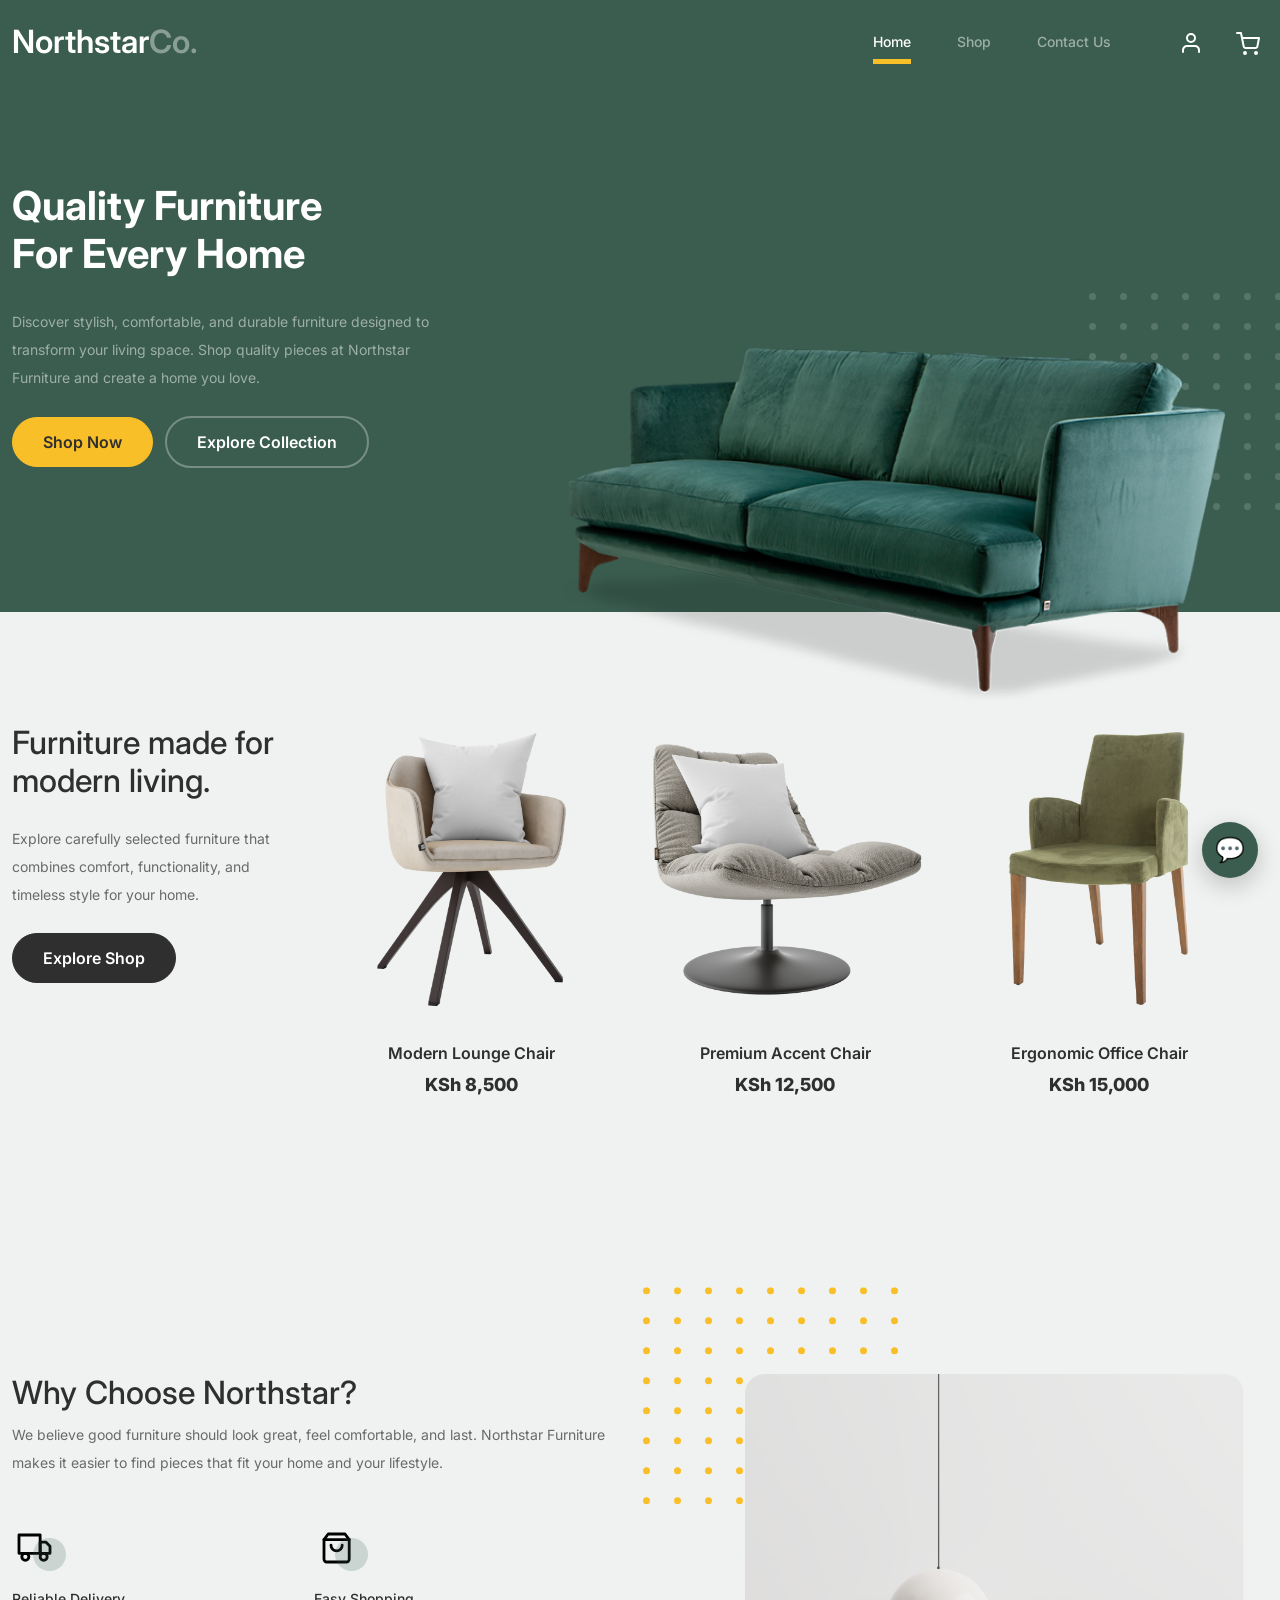
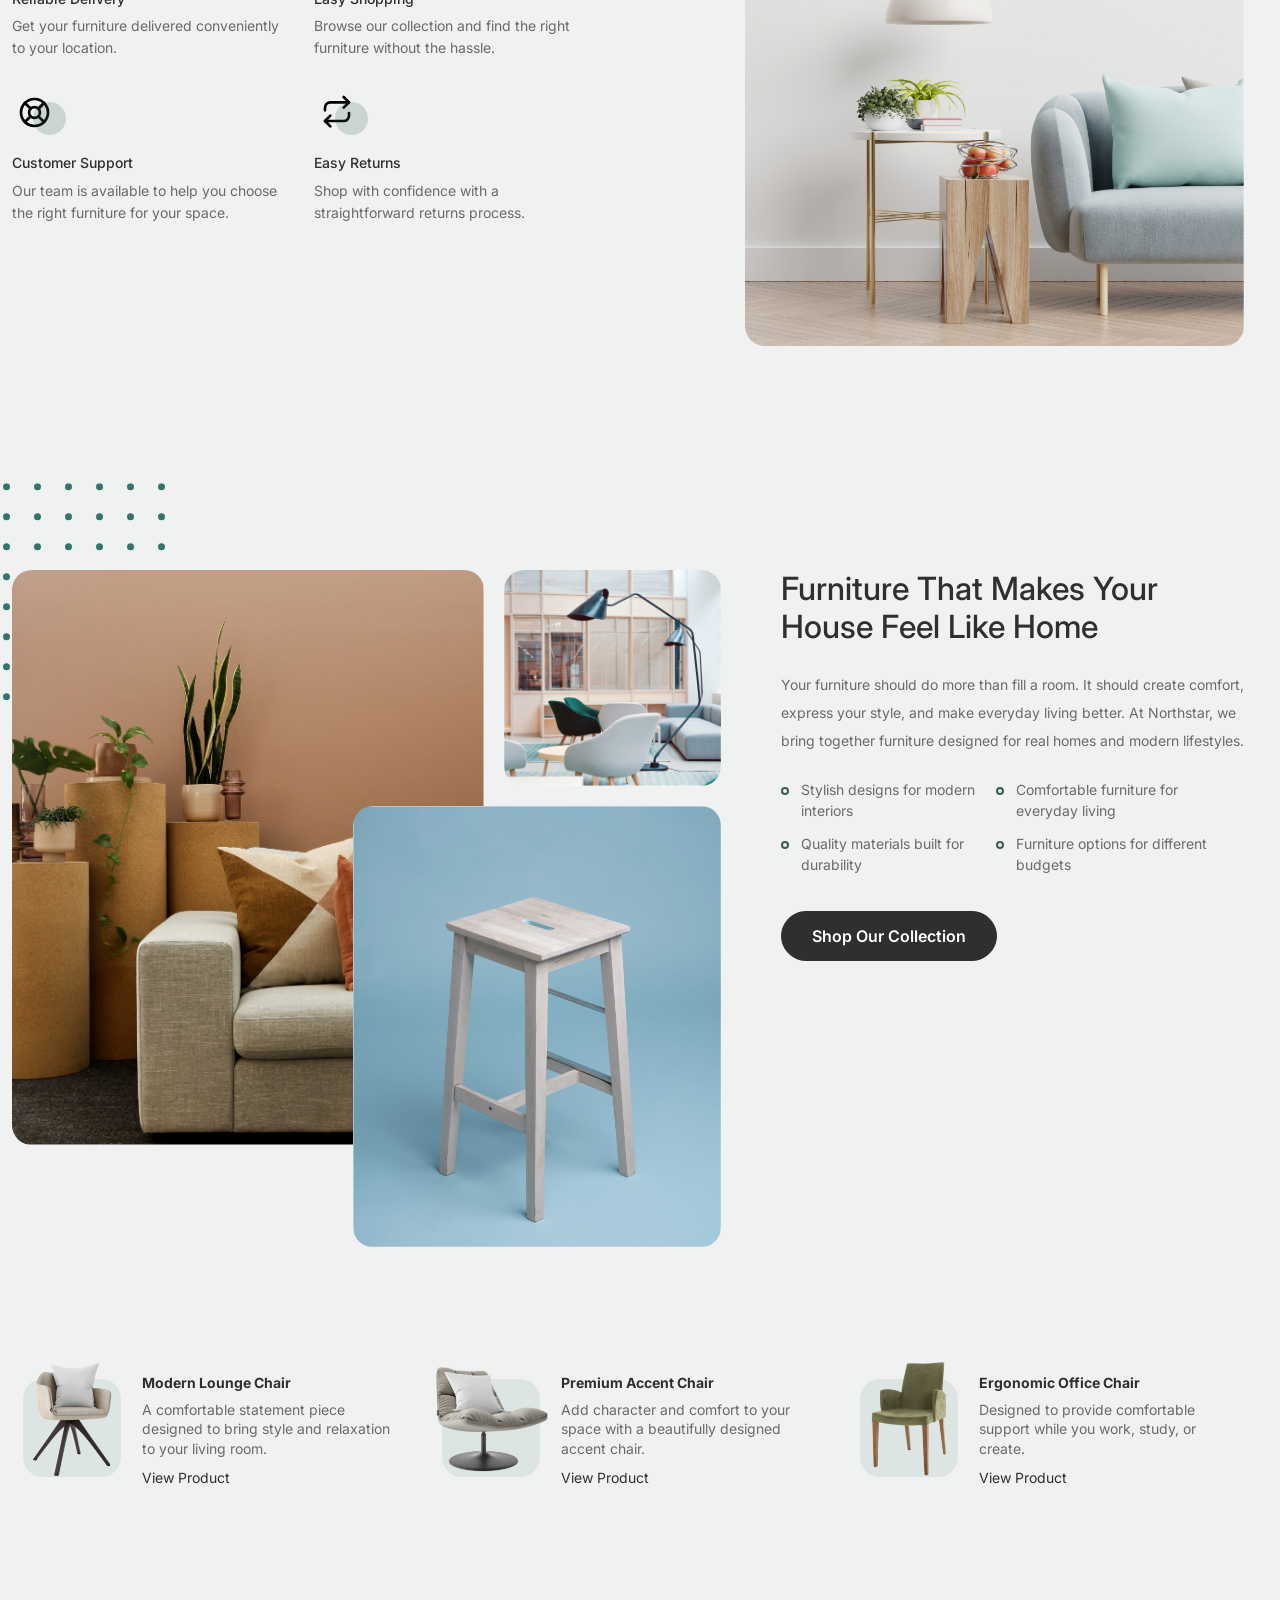
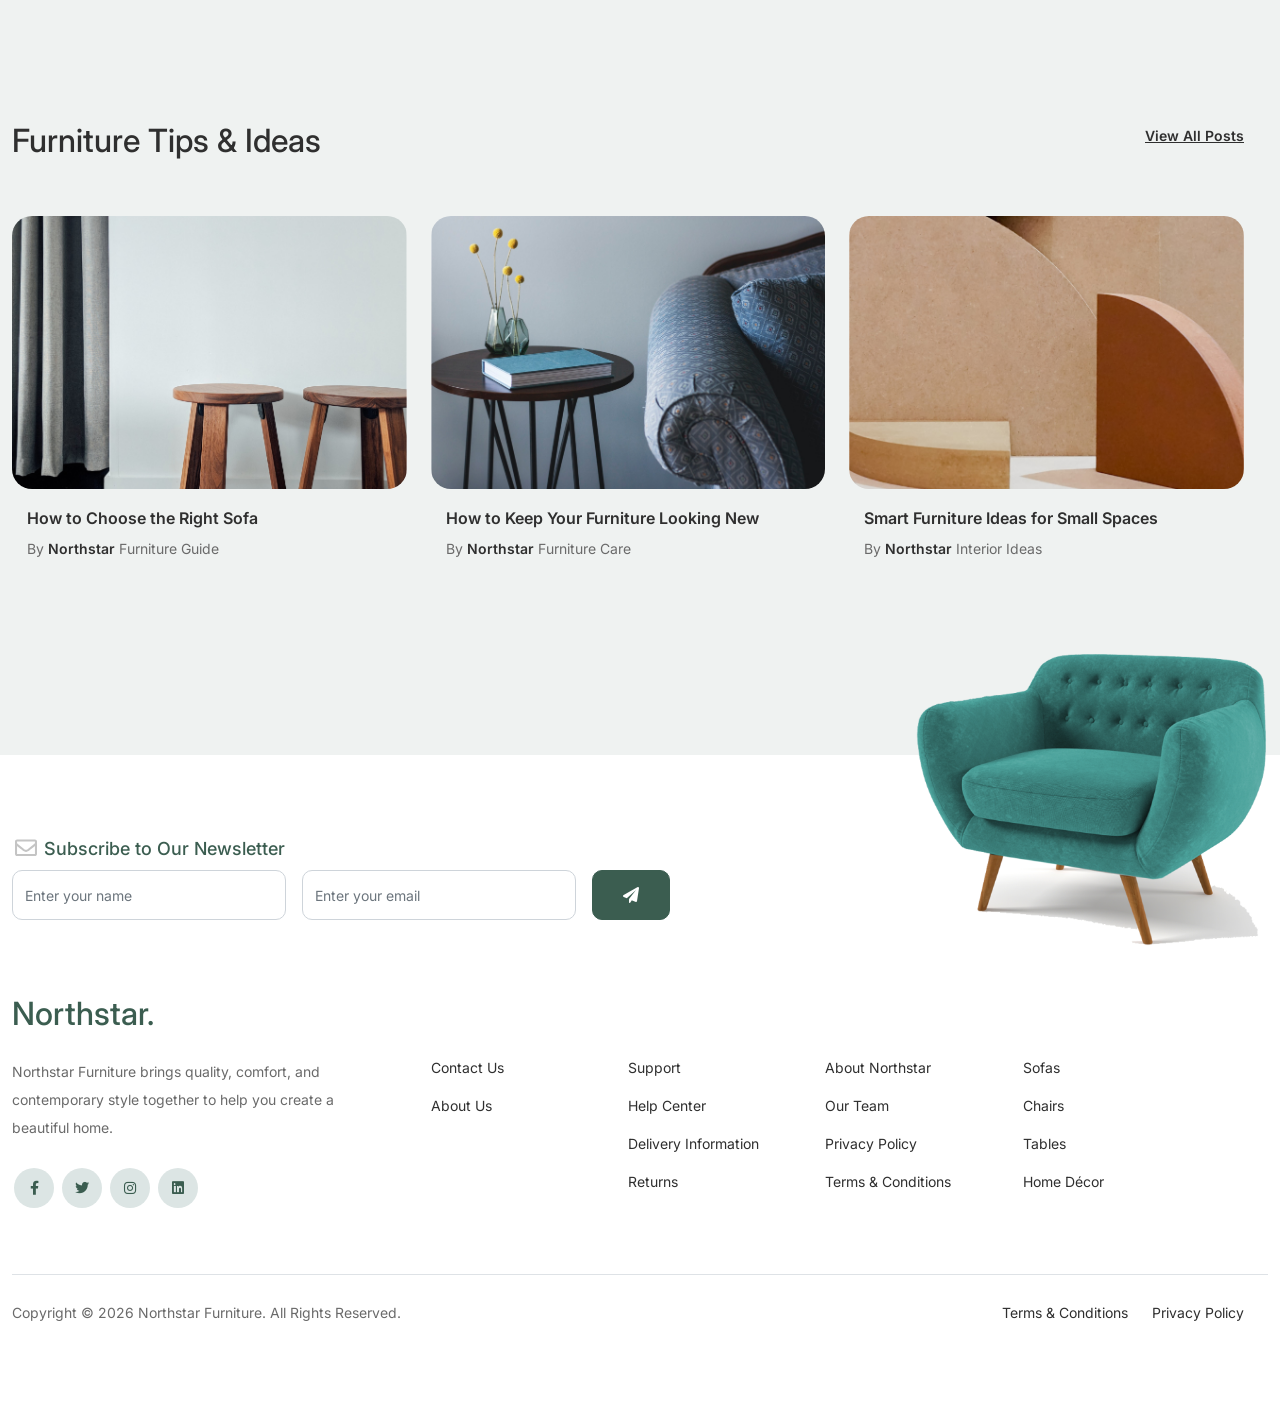
<file: index.html>
<!doctype html>
<html lang="en">
  <head>
    <meta charset="utf-8" />
    <meta
      name="viewport"
      content="width=device-width, initial-scale=1, shrink-to-fit=no"
    />

    <meta name="author" content="Northstar Furniture" />
    <meta
      name="description"
      content="Shop quality furniture at Northstar Furniture. Discover stylish sofas, chairs, tables, and home furniture designed to make your space comfortable and beautiful."
    />
    <meta
      name="keywords"
      content="Northstar Furniture, furniture Kenya, furniture Nairobi, sofas, chairs, tables, home furniture, modern furniture"
    />

    <link rel="shortcut icon" href="favicon.png" />

    <!-- Bootstrap CSS -->
    <link href="css/bootstrap.min.css" rel="stylesheet" />
    <link
      href="https://cdnjs.cloudflare.com/ajax/libs/font-awesome/6.0.0-beta3/css/all.min.css"
      rel="stylesheet"
    />
    <link href="css/tiny-slider.css" rel="stylesheet" />
    <link href="css/style.css" rel="stylesheet" />

    <title>Northstar Furniture — Quality Furniture for Every Home</title>
  </head>

  <body>
    <!-- Start Header / Navigation -->
    <nav
      class="custom-navbar navbar navbar-expand-md navbar-dark bg-dark"
      aria-label="Northstar Furniture navigation bar"
    >
      <div class="container">
        <a class="navbar-brand" href="index.html"> Northstar<span>Co.</span> </a>

        <button
          class="navbar-toggler"
          type="button"
          data-bs-toggle="collapse"
          data-bs-target="#navbarsNorthstar"
          aria-controls="navbarsNorthstar"
          aria-expanded="false"
          aria-label="Toggle navigation"
        >
          <span class="navbar-toggler-icon"></span>
        </button>

        <div class="collapse navbar-collapse" id="navbarsNorthstar">
          <ul class="custom-navbar-nav navbar-nav ms-auto mb-2 mb-md-0">
            <li class="nav-item active">
              <a class="nav-link" href="index.html"> Home </a>
            </li>

            <li class="nav-item">
              <a class="nav-link" href="shop.html"> Shop </a>
            </li>

            <li class="nav-item">
              <a class="nav-link" href="contact.html"> Contact Us </a>
            </li>
          </ul>

          <ul class="custom-navbar-cta navbar-nav mb-2 mb-md-0 ms-5">
            <li>
              <a class="nav-link" href="login.html" aria-label="Login to your account">
                <img src="images/user.svg" alt="User account" />
              </a>
            </li>

            <li>
              <a class="nav-link" href="cart.html" aria-label="Shopping cart">
                <img src="images/cart.svg" alt="Shopping cart" />
              </a>
            </li>
          </ul>
        </div>
      </div>
    </nav>
    <!-- End Header / Navigation -->

    <!-- Start Hero Section -->
    <div class="hero">
      <div class="container">
        <div class="row justify-content-between align-items-center">
          <div class="col-lg-5">
            <div class="intro-excerpt">
              <h1>
                Quality Furniture
                <span class="d-block"> For Every Home </span>
              </h1>

              <p class="mb-4">
                Discover stylish, comfortable, and durable furniture designed to
                transform your living space. Shop quality pieces at Northstar
                Furniture and create a home you love.
              </p>

              <p>
                <a href="shop.html" class="btn btn-secondary me-2">
                  Shop Now
                </a>

                <a href="shop.html" class="btn btn-white-outline">
                  Explore Collection
                </a>
              </p>
            </div>
          </div>

          <div class="col-lg-7">
            <div class="hero-img-wrap">
              <img
                src="images/couch.png"
                class="img-fluid"
                alt="Modern Northstar furniture"
              />
            </div>
          </div>
        </div>
      </div>
    </div>
    <!-- End Hero Section -->

    <!-- Start Product Section -->
    <div class="product-section">
      <div class="container">
        <div class="row">
          <!-- Start Column 1 -->
          <div class="col-md-12 col-lg-3 mb-5 mb-lg-0">
            <h2 class="mb-4 section-title">
              Furniture made for modern living.
            </h2>

            <p class="mb-4">
              Explore carefully selected furniture that combines comfort,
              functionality, and timeless style for your home.
            </p>

            <p>
              <a href="shop.html" class="btn"> Explore Shop </a>
            </p>
          </div>
          <!-- End Column 1 -->

          <!-- Start Column 2 -->
          <div class="col-12 col-md-4 col-lg-3 mb-5 mb-md-0">
            <a class="product-item" href="cart.html">
              <img
                src="images/product-1.png"
                class="img-fluid product-thumbnail"
                alt="Modern lounge chair"
              />

              <h3 class="product-title">Modern Lounge Chair</h3>

              <strong class="product-price"> KSh 8,500 </strong>

              <span class="icon-cross">
                <img
                  src="images/cross.svg"
                  class="img-fluid"
                  alt="Add to cart"
                />
              </span>
            </a>
          </div>
          <!-- End Column 2 -->

          <!-- Start Column 3 -->
          <div class="col-12 col-md-4 col-lg-3 mb-5 mb-md-0">
            <a class="product-item" href="cart.html">
              <img
                src="images/product-2.png"
                class="img-fluid product-thumbnail"
                alt="Comfortable accent chair"
              />

              <h3 class="product-title">Premium Accent Chair</h3>

              <strong class="product-price"> KSh 12,500 </strong>

              <span class="icon-cross">
                <img
                  src="images/cross.svg"
                  class="img-fluid"
                  alt="Add to cart"
                />
              </span>
            </a>
          </div>
          <!-- End Column 3 -->

          <!-- Start Column 4 -->
          <div class="col-12 col-md-4 col-lg-3 mb-5 mb-md-0">
            <a class="product-item" href="cart.html">
              <img
                src="images/product-3.png"
                class="img-fluid product-thumbnail"
                alt="Ergonomic office chair"
              />

              <h3 class="product-title">Ergonomic Office Chair</h3>

              <strong class="product-price"> KSh 15,000 </strong>

              <span class="icon-cross">
                <img
                  src="images/cross.svg"
                  class="img-fluid"
                  alt="Add to cart"
                />
              </span>
            </a>
          </div>
          <!-- End Column 4 -->
        </div>
      </div>
    </div>
    <!-- End Product Section -->

    <!-- Start Why Choose Us Section -->
    <div class="why-choose-section">
      <div class="container">
        <div class="row justify-content-between">
          <div class="col-lg-6">
            <h2 class="section-title">Why Choose Northstar?</h2>

            <p>
              We believe good furniture should look great, feel comfortable, and
              last. Northstar Furniture makes it easier to find pieces that fit
              your home and your lifestyle.
            </p>

            <div class="row my-5">
              <!-- Feature 1 -->
              <div class="col-6 col-md-6">
                <div class="feature">
                  <div class="icon">
                    <img
                      src="images/truck.svg"
                      alt="Furniture delivery"
                      class="img-fluid"
                    />
                  </div>

                  <h3>Reliable Delivery</h3>

                  <p>
                    Get your furniture delivered conveniently to your location.
                  </p>
                </div>
              </div>
              <!-- End Feature 1 -->

              <!-- Feature 2 -->
              <div class="col-6 col-md-6">
                <div class="feature">
                  <div class="icon">
                    <img
                      src="images/bag.svg"
                      alt="Easy online shopping"
                      class="img-fluid"
                    />
                  </div>

                  <h3>Easy Shopping</h3>

                  <p>
                    Browse our collection and find the right furniture without
                    the hassle.
                  </p>
                </div>
              </div>
              <!-- End Feature 2 -->

              <!-- Feature 3 -->
              <div class="col-6 col-md-6">
                <div class="feature">
                  <div class="icon">
                    <img
                      src="images/support.svg"
                      alt="Customer support"
                      class="img-fluid"
                    />
                  </div>

                  <h3>Customer Support</h3>

                  <p>
                    Our team is available to help you choose the right furniture
                    for your space.
                  </p>
                </div>
              </div>
              <!-- End Feature 3 -->

              <!-- Feature 4 -->
              <div class="col-6 col-md-6">
                <div class="feature">
                  <div class="icon">
                    <img
                      src="images/return.svg"
                      alt="Easy returns"
                      class="img-fluid"
                    />
                  </div>

                  <h3>Easy Returns</h3>

                  <p>
                    Shop with confidence with a straightforward returns process.
                  </p>
                </div>
              </div>
              <!-- End Feature 4 -->
            </div>
          </div>

          <div class="col-lg-5">
            <div class="img-wrap">
              <img
                src="images/why-choose-us-img.jpg"
                alt="Northstar furniture collection"
                class="img-fluid"
              />
            </div>
          </div>
        </div>
      </div>
    </div>
    <!-- End Why Choose Us Section -->

    <!-- Start We Help Section -->
    <div class="we-help-section">
      <div class="container">
        <div class="row justify-content-between">
          <div class="col-lg-7 mb-5 mb-lg-0">
            <div class="imgs-grid">
              <div class="grid grid-1">
                <img
                  src="images/img-grid-1.jpg"
                  alt="Modern living room furniture"
                />
              </div>

              <div class="grid grid-2">
                <img src="images/img-grid-2.jpg" alt="Stylish home furniture" />
              </div>

              <div class="grid grid-3">
                <img src="images/img-grid-3.jpg" alt="Contemporary furniture" />
              </div>
            </div>
          </div>

          <div class="col-lg-5 ps-lg-5">
            <h2 class="section-title mb-4">
              Furniture That Makes Your House Feel Like Home
            </h2>

            <p>
              Your furniture should do more than fill a room. It should create
              comfort, express your style, and make everyday living better. At
              Northstar, we bring together furniture designed for real homes and
              modern lifestyles.
            </p>

            <ul class="list-unstyled custom-list my-4">
              <li>Stylish designs for modern interiors</li>

              <li>Comfortable furniture for everyday living</li>

              <li>Quality materials built for durability</li>

              <li>Furniture options for different budgets</li>
            </ul>

            <p>
              <a href="shop.html" class="btn"> Shop Our Collection </a>
            </p>
          </div>
        </div>
      </div>
    </div>
    <!-- End We Help Section -->

    <!-- Start Popular Product -->
    <div class="popular-product">
      <div class="container">
        <div class="row">
          <!-- Product 1 -->
          <div class="col-12 col-md-6 col-lg-4 mb-4 mb-lg-0">
            <div class="product-item-sm d-flex">
              <div class="thumbnail">
                <img
                  src="images/product-1.png"
                  alt="Modern lounge chair"
                  class="img-fluid"
                />
              </div>

              <div class="pt-3">
                <h3>Modern Lounge Chair</h3>

                <p>
                  A comfortable statement piece designed to bring style and
                  relaxation to your living room.
                </p>

                <p>
                  <a href="shop.html"> View Product </a>
                </p>
              </div>
            </div>
          </div>

          <!-- Product 2 -->
          <div class="col-12 col-md-6 col-lg-4 mb-4 mb-lg-0">
            <div class="product-item-sm d-flex">
              <div class="thumbnail">
                <img
                  src="images/product-2.png"
                  alt="Premium accent chair"
                  class="img-fluid"
                />
              </div>

              <div class="pt-3">
                <h3>Premium Accent Chair</h3>

                <p>
                  Add character and comfort to your space with a beautifully
                  designed accent chair.
                </p>

                <p>
                  <a href="shop.html"> View Product </a>
                </p>
              </div>
            </div>
          </div>

          <!-- Product 3 -->
          <div class="col-12 col-md-6 col-lg-4 mb-4 mb-lg-0">
            <div class="product-item-sm d-flex">
              <div class="thumbnail">
                <img
                  src="images/product-3.png"
                  alt="Ergonomic office chair"
                  class="img-fluid"
                />
              </div>

              <div class="pt-3">
                <h3>Ergonomic Office Chair</h3>

                <p>
                  Designed to provide comfortable support while you work, study,
                  or create.
                </p>

                <p>
                  <a href="shop.html"> View Product </a>
                </p>
              </div>
            </div>
          </div>
        </div>
      </div>
    </div>
    <!-- End Popular Product -->


    <!-- Start Blog Section -->
    <div class="blog-section">
      <div class="container">
        <div class="row mb-5">
          <div class="col-md-6">
            <h2 class="section-title">Furniture Tips & Ideas</h2>
          </div>

          <div class="col-md-6 text-start text-md-end">
            <a href="#" class="more"> View All Posts </a>
          </div>
        </div>

        <div class="row">
          <!-- Blog Post 1 -->
          <div class="col-12 col-sm-6 col-md-4 mb-4 mb-md-0">
            <div class="post-entry">
              <a href="#" class="post-thumbnail">
                <img
                  src="images/post-1.jpg"
                  alt="Furniture buying guide"
                  class="img-fluid"
                />
              </a>

              <div class="post-content-entry">
                <h3>
                  <a href="#"> How to Choose the Right Sofa </a>
                </h3>

                <div class="meta">
                  <span>
                    By
                    <a href="#"> Northstar </a>
                  </span>

                  <span> Furniture Guide </span>
                </div>
              </div>
            </div>
          </div>

          <!-- Blog Post 2 -->
          <div class="col-12 col-sm-6 col-md-4 mb-4 mb-md-0">
            <div class="post-entry">
              <a href="#" class="post-thumbnail">
                <img
                  src="images/post-2.jpg"
                  alt="Furniture care tips"
                  class="img-fluid"
                />
              </a>

              <div class="post-content-entry">
                <h3>
                  <a href="#"> How to Keep Your Furniture Looking New </a>
                </h3>

                <div class="meta">
                  <span>
                    By
                    <a href="#"> Northstar </a>
                  </span>

                  <span> Furniture Care </span>
                </div>
              </div>
            </div>
          </div>

          <!-- Blog Post 3 -->
          <div class="col-12 col-sm-6 col-md-4 mb-4 mb-md-0">
            <div class="post-entry">
              <a href="#" class="post-thumbnail">
                <img
                  src="images/post-3.jpg"
                  alt="Small space furniture ideas"
                  class="img-fluid"
                />
              </a>

              <div class="post-content-entry">
                <h3>
                  <a href="#"> Smart Furniture Ideas for Small Spaces </a>
                </h3>

                <div class="meta">
                  <span>
                    By
                    <a href="#"> Northstar </a>
                  </span>

                  <span> Interior Ideas </span>
                </div>
              </div>
            </div>
          </div>
        </div>
      </div>
    </div>
    <!-- End Blog Section -->

    <!-- Start Footer Section -->
    <footer class="footer-section">
      <div class="container relative">
        <div class="sofa-img">
          <img
            src="images/sofa.png"
            alt="Northstar furniture"
            class="img-fluid"
          />
        </div>

        <!-- Newsletter -->
        <div class="row">
          <div class="col-lg-8">
            <div class="subscription-form">
              <h3 class="d-flex align-items-center">
                <span class="me-1">
                  <img
                    src="images/envelope-outline.svg"
                    alt="Email"
                    class="img-fluid"
                  />
                </span>

                <span> Subscribe to Our Newsletter </span>
              </h3>

              <form action="#" class="row g-3">
                <div class="col-auto">
                  <input
                    type="text"
                    class="form-control"
                    placeholder="Enter your name"
                    aria-label="Your name"
                  />
                </div>

                <div class="col-auto">
                  <input
                    type="email"
                    class="form-control"
                    placeholder="Enter your email"
                    aria-label="Your email"
                  />
                </div>

                <div class="col-auto">
                  <button
                    type="submit"
                    class="btn btn-primary"
                    aria-label="Subscribe to newsletter"
                  >
                    <span class="fa fa-paper-plane"></span>
                  </button>
                </div>
              </form>
            </div>
          </div>
        </div>

        <!-- Footer Main Content -->
        <div class="row g-5 mb-5">
          <!-- About Northstar -->
          <div class="col-lg-4">
            <div class="mb-4 footer-logo-wrap">
              <a href="index.html" class="footer-logo">
                Northstar<span>.</span>
              </a>
            </div>

            <p class="mb-4">
              Northstar Furniture brings quality, comfort, and contemporary
              style together to help you create a beautiful home.
            </p>

            <ul class="list-unstyled custom-social">
              <li>
                <a href="#" aria-label="Facebook">
                  <span class="fa fa-brands fa-facebook-f"></span>
                </a>
              </li>

              <li>
                <a href="#" aria-label="Twitter">
                  <span class="fa fa-brands fa-twitter"></span>
                </a>
              </li>

              <li>
                <a href="#" aria-label="Instagram">
                  <span class="fa fa-brands fa-instagram"></span>
                </a>
              </li>

              <li>
                <a href="#" aria-label="LinkedIn">
                  <span class="fa fa-brands fa-linkedin"></span>
                </a>
              </li>
            </ul>
          </div>

          <!-- Footer Links -->
          <div class="col-lg-8">
            <div class="row links-wrap">
              <!-- Customer Service -->
              <div class="col-6 col-sm-6 col-md-3">
                <ul class="list-unstyled">
                  <li>
                    <a href="contact.html"> Contact Us </a>
                  </li>

                  <li>
                    <a href="#"> About Us </a>
                  </li>
                </ul>
              </div>

              <!-- Support -->
              <div class="col-6 col-sm-6 col-md-3">
                <ul class="list-unstyled">
                  <li>
                    <a href="#"> Support </a>
                  </li>

                  <li>
                    <a href="#"> Help Center </a>
                  </li>

                  <li>
                    <a href="#"> Delivery Information </a>
                  </li>

                  <li>
                    <a href="#"> Returns </a>
                  </li>
                </ul>
              </div>

              <!-- Company -->
              <div class="col-6 col-sm-6 col-md-3">
                <ul class="list-unstyled">
                  <li>
                    <a href="#"> About Northstar </a>
                  </li>

                  <li>
                    <a href="#"> Our Team </a>
                  </li>

                  <li>
                    <a href="#"> Privacy Policy </a>
                  </li>

                  <li>
                    <a href="#"> Terms & Conditions </a>
                  </li>
                </ul>
              </div>

              <!-- Furniture Categories -->
              <div class="col-6 col-sm-6 col-md-3">
                <ul class="list-unstyled">
                  <li>
                    <a href="shop.html"> Sofas </a>
                  </li>

                  <li>
                    <a href="shop.html"> Chairs </a>
                  </li>

                  <li>
                    <a href="shop.html"> Tables </a>
                  </li>

                  <li>
                    <a href="shop.html"> Home Décor </a>
                  </li>
                </ul>
              </div>
            </div>
          </div>
        </div>

        <!-- Copyright -->
        <div class="border-top copyright">
          <div class="row pt-4">
            <div class="col-lg-6">
              <p class="mb-2 text-center text-lg-start">
                Copyright &copy;

                <script>
                  document.write(new Date().getFullYear());
                </script>

                Northstar Furniture. All Rights Reserved.
              </p>
            </div>

            <div class="col-lg-6 text-center text-lg-end">
              <ul class="list-unstyled d-inline-flex ms-auto">
                <li class="me-4">
                  <a href="#"> Terms & Conditions </a>
                </li>

                <li>
                  <a href="#"> Privacy Policy </a>
                </li>
              </ul>
            </div>
          </div>
        </div>
      </div>
    </footer>
    <!-- End Footer Section -->

    <!-- JavaScript -->
    <script src="js/bootstrap.bundle.min.js"></script>
    <script src="js/tiny-slider.js"></script>
    <script src="js/custom.js"></script>
<script src="js/app.js"></script>
  </body>
</html>
</file>
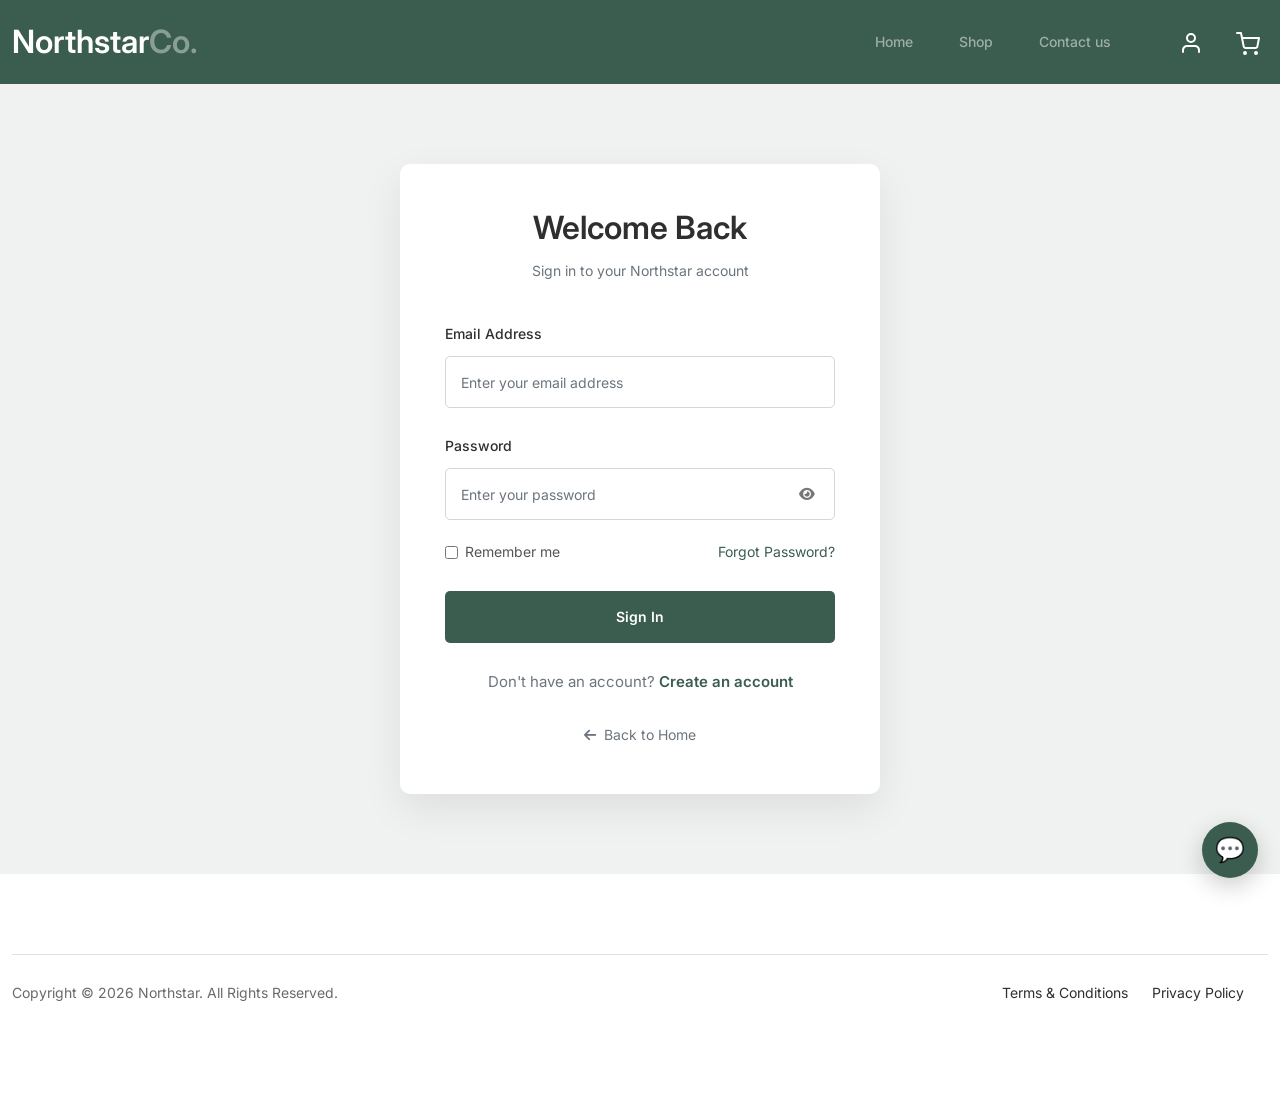
<file: account.html>
<!doctype html>
<html lang="en">
<head>
<meta charset="utf-8">
<meta name="viewport" content="width=device-width, initial-scale=1, shrink-to-fit=no">
<meta name="description" content="Northstar Furniture customer account">
<title>My Account | Northstar Furniture</title>
<link rel="shortcut icon" href="favicon.png">
<link href="css/bootstrap.min.css" rel="stylesheet">
<link href="https://cdnjs.cloudflare.com/ajax/libs/font-awesome/6.0.0-beta3/css/all.min.css" rel="stylesheet">
<link href="css/style.css" rel="stylesheet">
<style>

.account-card { background:#fff; border-radius:8px; padding:30px; box-shadow:0 8px 30px rgba(0,0,0,.06); }
.tracking-step { display:flex; gap:15px; padding:15px 0; border-bottom:1px solid #eee; }
.tracking-dot { width:32px; height:32px; border-radius:50%; border:2px solid #3b5d50; display:flex; align-items:center; justify-content:center; flex:0 0 32px; color:#3b5d50; }
.tracking-step.done .tracking-dot { background:#3b5d50; color:#fff; }
.tracking-step small { display:block; color:#777; margin-top:3px; }
.cart-count { position:absolute; top:0; right:0; min-width:18px; height:18px; border-radius:50%; background:#f8f9fa; color:#3b5d50; font-size:11px; align-items:center; justify-content:center; font-weight:700; }
</style>
</head>
<body>
<nav class="custom-navbar navbar navbar-expand-md navbar-dark bg-dark" aria-label="Northstar navigation bar">
<div class="container">
<a class="navbar-brand" href="index.html">Northstar<span>Co.</span></a>
<button class="navbar-toggler" type="button" data-bs-toggle="collapse" data-bs-target="#navbarsNorthstar" aria-controls="navbarsNorthstar" aria-expanded="false" aria-label="Toggle navigation"><span class="navbar-toggler-icon"></span></button>
<div class="collapse navbar-collapse" id="navbarsNorthstar">
<ul class="custom-navbar-nav navbar-nav ms-auto mb-2 mb-md-0">
<li class="nav-item"><a class="nav-link" href="index.html">Home</a></li>
<li class="nav-item"><a class="nav-link" href="shop.html">Shop</a></li>
<li class="nav-item"><a class="nav-link" href="contact.html">Contact Us</a></li>
</ul>
<ul class="custom-navbar-cta navbar-nav mb-2 mb-md-0 ms-5">
<li><a class="nav-link" href="account.html" aria-label="My Account"><img src="images/user.svg" alt="My Account"></a></li>
<li><a class="nav-link" href="cart.html" aria-label="Shopping Cart"><img src="images/cart.svg" alt="Shopping Cart"></a></li>
</ul>
</div></div></nav>
<div class="hero"><div class="container"><div class="row"><div class="col-lg-6"><div class="intro-excerpt"><h1>My Account</h1></div></div></div></div></div>
<div class="untree_co-section"><div class="container"><div id="accountTools"></div><div id="accountRoot">
<div class="row g-4">
<div class="col-lg-4"><div class="account-card">
<h2 class="h4 mb-4">My Account</h2>
<p class="mb-1"><strong>Name</strong></p><p id="customerName">Loading...</p>
<p class="mb-1"><strong>Email</strong></p><p id="customerEmail">Loading...</p>
<p class="mb-1"><strong>Phone</strong></p><p id="customerPhone">Loading...</p>
<p class="mb-1"><strong>Delivery Address</strong></p><p id="customerAddress">Loading...</p>
<button id="logoutButton" class="btn btn-black">Logout</button>
</div></div>
<div class="col-lg-8"><div class="account-card" id="orders">
<h2 class="h4 mb-4">My Orders</h2>
<div id="ordersList"><p class="text-muted">Loading...</p></div>
</div></div>
</div></div></div></div>
<script src="js/bootstrap.bundle.min.js"></script>
<script src="js/custom.js"></script>
<script src="js/app.js"></script>
</body>
</html>
</file>
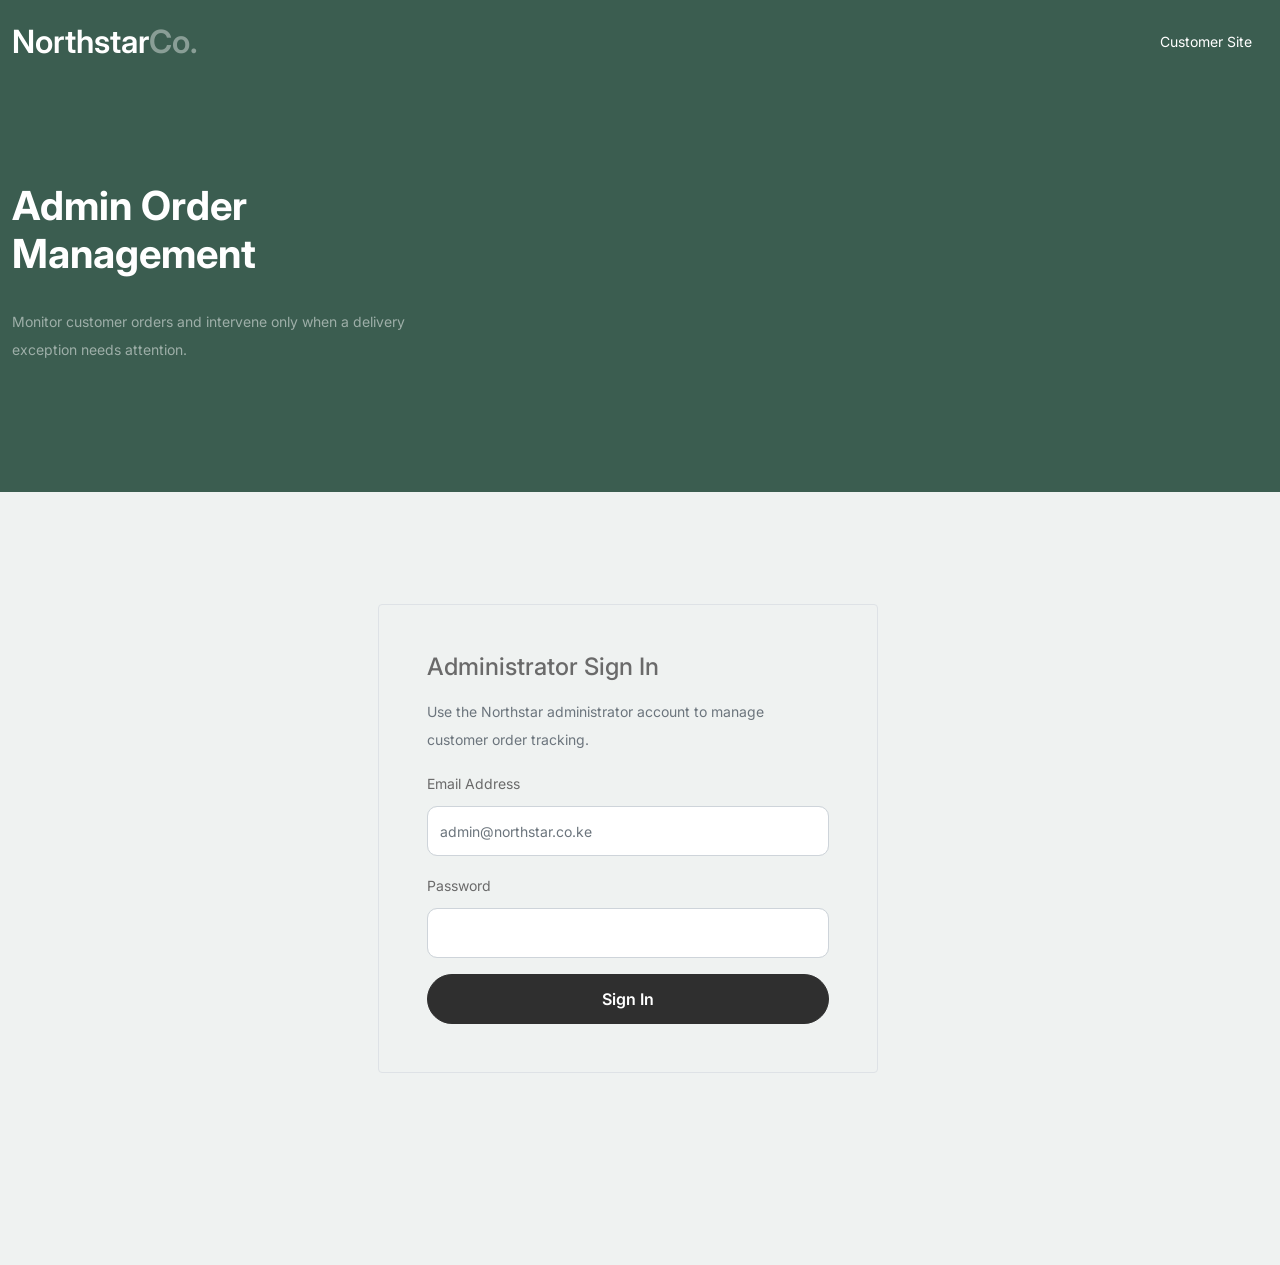
<file: admin.html>
<!doctype html>
<html lang="en"><head><meta charset="utf-8"><meta name="viewport" content="width=device-width,initial-scale=1"><link rel="shortcut icon" href="favicon.png"><link href="css/bootstrap.min.css" rel="stylesheet"><link href="css/style.css" rel="stylesheet"><title>Northstar Admin</title></head>
<body>
<nav class="custom-navbar navbar navbar-dark bg-dark"><div class="container"><a class="navbar-brand" href="index.html">Northstar<span>Co.</span></a><a class="nav-link text-white" href="index.html">Customer Site</a></div></nav>
<div class="hero"><div class="container"><div class="intro-excerpt"><h1>Admin Order Management</h1><p class="text-white-50 mb-0">Monitor customer orders and intervene only when a delivery exception needs attention.</p></div></div></div>
<section class="untree_co-section before-footer-section"><div class="container">
  <div id="adminLogin" class="row justify-content-center"><div class="col-md-6 col-lg-5"><div class="border rounded p-4 p-md-5"><h2 class="h4 mb-3">Administrator Sign In</h2><p class="text-muted">Use the Northstar administrator account to manage customer order tracking.</p><form><div class="mb-3"><label class="form-label">Email Address</label><input name="email" type="email" class="form-control" autocomplete="email" placeholder="admin@northstar.co.ke" required></div><div class="mb-3"><label class="form-label">Password</label><input name="password" type="password" class="form-control" autocomplete="current-password" required></div><button class="btn btn-black w-100" type="submit">Sign In</button></form></div></div></div>
  <div id="adminDashboard" hidden><div class="d-flex justify-content-between align-items-center flex-wrap mb-4"><div><h2 class="h3 mb-1">Order Tracking</h2><p class="text-muted mb-0">Welcome, <strong id="adminName"></strong>. Normal logistics milestones are updated automatically; use the controls below only for exceptions or manual overrides.</p></div><div class="mt-3 mt-md-0"><button id="adminRefresh" class="btn btn-outline-black me-2" type="button">Refresh</button><button id="adminLogout" class="btn btn-black" type="button">Log Out</button></div></div><div class="alert alert-info"><strong>Automatic tracking:</strong> Northstar advances normal orders through payment, processing, packing, courier handover, transit, local hub, out-for-delivery and delivery milestones using business-day timing. Use the form only for exceptions such as delays, failed delivery or cancellation.</div><div id="adminOrders"></div></div>
</div></section>
<script src="js/bootstrap.bundle.min.js"></script><script src="js/admin.js"></script>
</body></html>
</file>
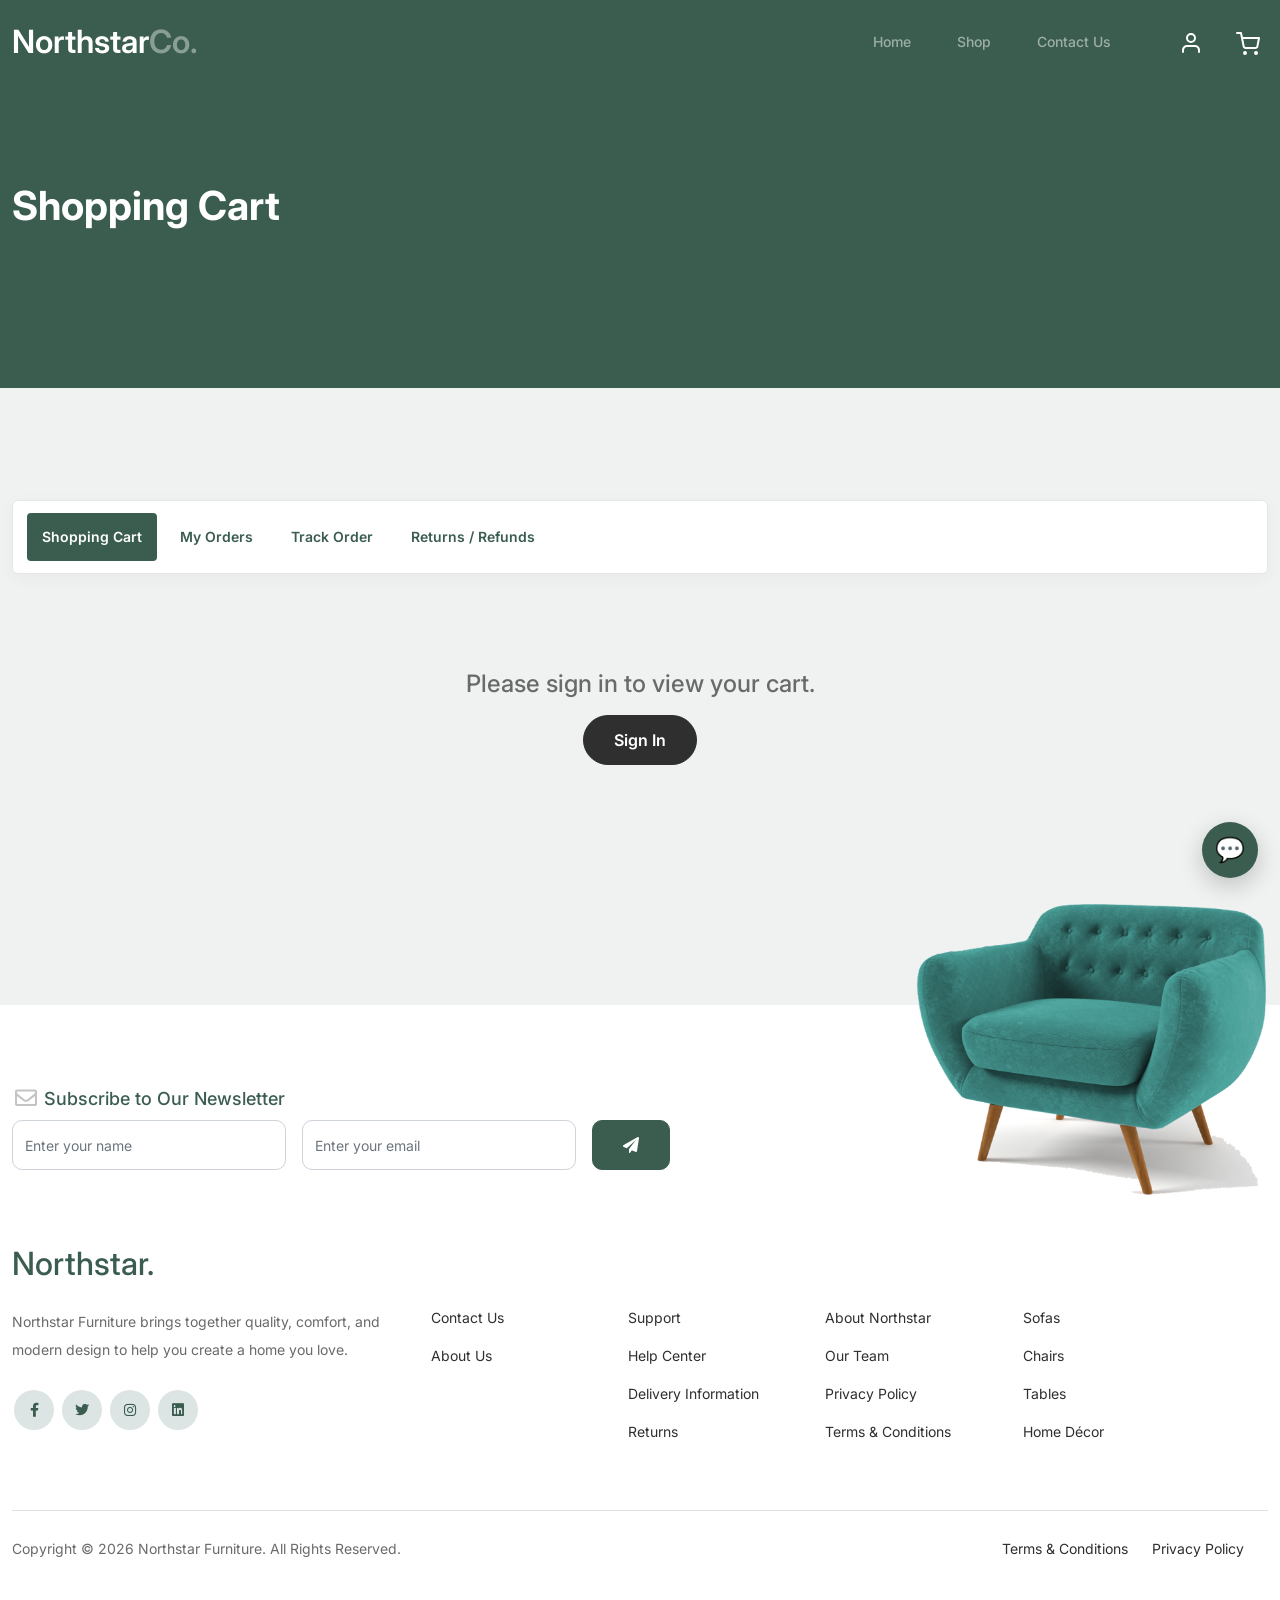
<file: cart.html>
<!doctype html>
<html lang="en">
  <head>
    <meta charset="utf-8" />
    <meta
      name="viewport"
      content="width=device-width, initial-scale=1, shrink-to-fit=no"
    />

    <meta name="author" content="Northstar Furniture" />
    <meta
      name="description"
      content="Review your Northstar Furniture shopping cart and proceed securely to checkout."
    />
    <meta
      name="keywords"
      content="Northstar Furniture, shopping cart, furniture Kenya, furniture Nairobi, online furniture"
    />

    <link rel="shortcut icon" href="favicon.png" />

    <!-- Bootstrap CSS -->
    <link href="css/bootstrap.min.css" rel="stylesheet" />
    <link
      href="https://cdnjs.cloudflare.com/ajax/libs/font-awesome/6.0.0-beta3/css/all.min.css"
      rel="stylesheet"
    />
    <link href="css/tiny-slider.css" rel="stylesheet" />
    <link href="css/style.css" rel="stylesheet" />

    <title>Shopping Cart — Northstar Furniture</title>
  </head>

  <body>
    <!-- Start Header / Navigation -->
    <nav
      class="custom-navbar navbar navbar-expand-md navbar-dark bg-dark"
      aria-label="Northstar Furniture navigation bar"
    >
      <div class="container">
        <a class="navbar-brand" href="index.html"> Northstar<span>Co.</span> </a>

        <button
          class="navbar-toggler"
          type="button"
          data-bs-toggle="collapse"
          data-bs-target="#navbarsNorthstar"
          aria-controls="navbarsNorthstar"
          aria-expanded="false"
          aria-label="Toggle navigation"
        >
          <span class="navbar-toggler-icon"></span>
        </button>

        <div class="collapse navbar-collapse" id="navbarsNorthstar">
          <ul class="custom-navbar-nav navbar-nav ms-auto mb-2 mb-md-0">
            <li class="nav-item">
              <a class="nav-link" href="index.html"> Home </a>
            </li>

            <li>
              <a class="nav-link" href="shop.html"> Shop </a>
            </li>

            <li>
              <a class="nav-link" href="contact.html"> Contact Us </a>
            </li>
          </ul>

          <ul class="custom-navbar-cta navbar-nav mb-2 mb-md-0 ms-5">
            <li>
              <a class="nav-link" href="login.html" aria-label="My account">
                <img src="images/user.svg" alt="My account" />
              </a>
            </li>

            <li>
              <a class="nav-link" href="cart.html" aria-label="Shopping cart">
                <img src="images/cart.svg" alt="Shopping cart" />
              </a>
            </li>
          </ul>
        </div>
      </div>
    </nav>
    <!-- End Header / Navigation -->

    <!-- Start Hero Section -->
    <div class="hero">
      <div class="container">
        <div class="row justify-content-between">
          <div class="col-lg-5">
            <div class="intro-excerpt">
              <h1>Shopping Cart</h1>
            </div>
          </div>

          <div class="col-lg-7"></div>
        </div>
      </div>
    </div>
    <!-- End Hero Section -->

    <!-- Start Cart Section -->
    <div class="untree_co-section before-footer-section">
      <div class="container">
        <div id="customerTools" class="customer-tools-placeholder"></div>
        <div id="dynamicCart"></div>
      </div>
    </div>

<!-- Start Footer Section -->
    <footer class="footer-section">
      <div class="container relative">
        <div class="sofa-img">
          <img
            src="images/sofa.png"
            alt="Northstar Furniture"
            class="img-fluid"
          />
        </div>

        <!-- Newsletter -->
        <div class="row">
          <div class="col-lg-8">
            <div class="subscription-form">
              <h3 class="d-flex align-items-center">
                <span class="me-1">
                  <img
                    src="images/envelope-outline.svg"
                    alt="Email"
                    class="img-fluid"
                  />
                </span>

                <span> Subscribe to Our Newsletter </span>
              </h3>

              <form action="#" class="row g-3">
                <div class="col-auto">
                  <input
                    type="text"
                    class="form-control"
                    placeholder="Enter your name"
                    aria-label="Your name"
                  />
                </div>

                <div class="col-auto">
                  <input
                    type="email"
                    class="form-control"
                    placeholder="Enter your email"
                    aria-label="Your email"
                  />
                </div>

                <div class="col-auto">
                  <button
                    type="submit"
                    class="btn btn-primary"
                    aria-label="Subscribe"
                  >
                    <span class="fa fa-paper-plane"></span>
                  </button>
                </div>
              </form>
            </div>
          </div>
        </div>

        <!-- Footer Content -->
        <div class="row g-5 mb-5">
          <!-- Brand Information -->
          <div class="col-lg-4">
            <div class="mb-4 footer-logo-wrap">
              <a href="index.html" class="footer-logo">
                Northstar<span>.</span>
              </a>
            </div>

            <p class="mb-4">
              Northstar Furniture brings together quality, comfort, and modern
              design to help you create a home you love.
            </p>

            <ul class="list-unstyled custom-social">
              <li>
                <a href="#" aria-label="Facebook">
                  <span class="fa fa-brands fa-facebook-f"></span>
                </a>
              </li>

              <li>
                <a href="#" aria-label="Twitter">
                  <span class="fa fa-brands fa-twitter"></span>
                </a>
              </li>

              <li>
                <a href="#" aria-label="Instagram">
                  <span class="fa fa-brands fa-instagram"></span>
                </a>
              </li>

              <li>
                <a href="#" aria-label="LinkedIn">
                  <span class="fa fa-brands fa-linkedin"></span>
                </a>
              </li>
            </ul>
          </div>

          <!-- Footer Links -->
          <div class="col-lg-8">
            <div class="row links-wrap">
              <!-- Customer Service -->
              <div class="col-6 col-sm-6 col-md-3">
                <ul class="list-unstyled">
                  <li>
                    <a href="contact.html"> Contact Us </a>
                  </li>

                  <li>
                    <a href="#"> About Us </a>
                  </li>
                </ul>
              </div>

              <!-- Support -->
              <div class="col-6 col-sm-6 col-md-3">
                <ul class="list-unstyled">
                  <li>
                    <a href="#"> Support </a>
                  </li>

                  <li>
                    <a href="#"> Help Center </a>
                  </li>

                  <li>
                    <a href="#"> Delivery Information </a>
                  </li>

                  <li>
                    <a href="#"> Returns </a>
                  </li>
                </ul>
              </div>

              <!-- Company -->
              <div class="col-6 col-sm-6 col-md-3">
                <ul class="list-unstyled">
                  <li>
                    <a href="#"> About Northstar </a>
                  </li>

                  <li>
                    <a href="#"> Our Team </a>
                  </li>

                  <li>
                    <a href="#"> Privacy Policy </a>
                  </li>

                  <li>
                    <a href="#"> Terms &amp; Conditions </a>
                  </li>
                </ul>
              </div>

              <!-- Furniture Categories -->
              <div class="col-6 col-sm-6 col-md-3">
                <ul class="list-unstyled">
                  <li>
                    <a href="shop.html"> Sofas </a>
                  </li>

                  <li>
                    <a href="shop.html"> Chairs </a>
                  </li>

                  <li>
                    <a href="shop.html"> Tables </a>
                  </li>

                  <li>
                    <a href="shop.html"> Home Décor </a>
                  </li>
                </ul>
              </div>
            </div>
          </div>
        </div>

        <!-- Copyright -->
        <div class="border-top copyright">
          <div class="row pt-4">
            <div class="col-lg-6">
              <p class="mb-2 text-center text-lg-start">
                Copyright &copy;

                <script>
                  document.write(new Date().getFullYear());
                </script>

                Northstar Furniture. All Rights Reserved.
              </p>
            </div>

            <div class="col-lg-6 text-center text-lg-end">
              <ul class="list-unstyled d-inline-flex ms-auto">
                <li class="me-4">
                  <a href="#"> Terms &amp; Conditions </a>
                </li>

                <li>
                  <a href="#"> Privacy Policy </a>
                </li>
              </ul>
            </div>
          </div>
        </div>
      </div>
    </footer>
    <!-- End Footer Section -->

    <!-- JavaScript -->
    <script src="js/bootstrap.bundle.min.js"></script>
    <script src="js/tiny-slider.js"></script>
    <script src="js/custom.js"></script>
<script src="js/app.js"></script>
  </body>
</html>
</file>
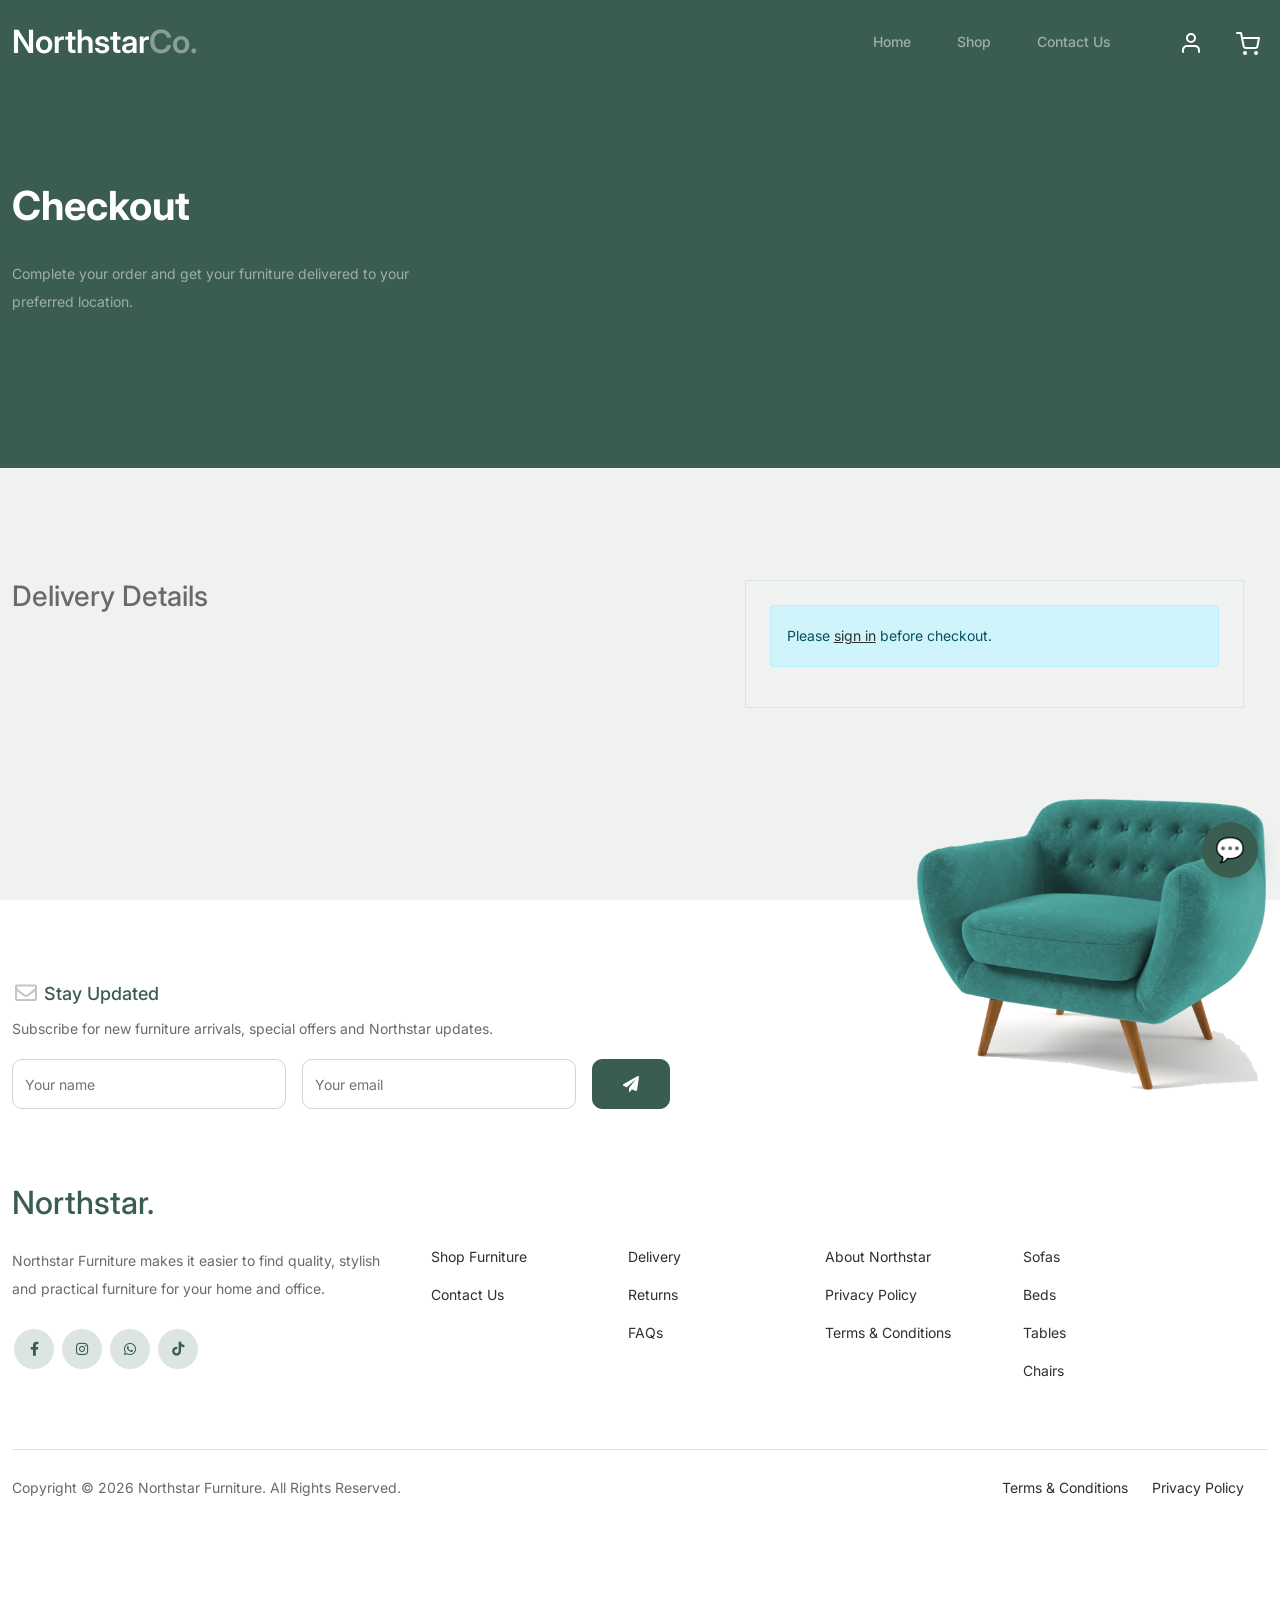
<file: checkout.html>
<!doctype html>
<html lang="en">
  <head>
    <meta charset="utf-8" />
    <meta name="viewport" content="width=device-width, initial-scale=1, shrink-to-fit=no" />
    <meta name="author" content="Northstar Furniture" />
    <link rel="shortcut icon" href="favicon.png" />
    <meta name="description" content="Complete your Northstar Furniture order securely. Shop quality furniture for your home and office with convenient delivery across Kenya."/>
    <meta name="keywords" content="Northstar Furniture, furniture Kenya, buy furniture online Kenya, sofas Kenya, beds Kenya, tables Kenya, office furniture Kenya"/>

    <!-- Bootstrap CSS -->
    <link href="css/bootstrap.min.css" rel="stylesheet" />
    <link href="https://cdnjs.cloudflare.com/ajax/libs/font-awesome/6.0.0-beta3/css/all.min.css" rel="stylesheet"/>
    <link href="css/tiny-slider.css" rel="stylesheet" />
    <link href="css/style.css" rel="stylesheet" />

    <title>Checkout | Northstar Furniture</title>
  </head>

  <body>
    <!-- Start Header/Navigation -->
    <nav
      class="custom-navbar navbar navbar-expand-md navbar-dark bg-dark"
      aria-label="Northstar Furniture navigation bar">
      <div class="container">
        <a class="navbar-brand" href="index.html"> Northstar<span>Co.</span> </a>

        <button
          class="navbar-toggler"
          type="button"
          data-bs-toggle="collapse"
          data-bs-target="#navbarsNorthstar"
          aria-controls="navbarsNorthstar"
          aria-expanded="false"
          aria-label="Toggle navigation"
        >
          <span class="navbar-toggler-icon"></span>
        </button>

        <div class="collapse navbar-collapse" id="navbarsNorthstar">
          <ul class="custom-navbar-nav navbar-nav ms-auto mb-2 mb-md-0">
            <li class="nav-item">
              <a class="nav-link" href="index.html">Home</a>
            </li>

            <li>
              <a class="nav-link" href="shop.html">Shop</a>
            </li>

            <li>
              <a class="nav-link" href="contact.html">Contact Us</a>
            </li>
          </ul>

          <ul class="custom-navbar-cta navbar-nav mb-2 mb-md-0 ms-5">
            <li>
              <a class="nav-link" href="login.html" aria-label="Account">
                <img src="images/user.svg" alt="Account" />
              </a>
            </li>

            <li>
              <a class="nav-link" href="cart.html" aria-label="Shopping Cart">
                <img src="images/cart.svg" alt="Shopping Cart" />
              </a>
            </li>
          </ul>
        </div>
      </div>
    </nav>
    <!-- End Header/Navigation -->

    <!-- Start Hero Section -->
    <div class="hero">
      <div class="container">
        <div class="row justify-content-between">
          <div class="col-lg-5">
            <div class="intro-excerpt">
              <h1>Checkout</h1>

              <p class="mb-4">
                Complete your order and get your furniture delivered to your
                preferred location.
              </p>
            </div>
          </div>

          <div class="col-lg-7"></div>
        </div>
      </div>
    </div>
    <!-- End Hero Section -->

    <!-- Start Checkout Section -->
    <div class="untree_co-section before-footer-section">
      <div class="container">
        <div class="row">
          <div class="col-md-7 mb-5">
            <h2 class="h3 mb-4">Delivery Details</h2>
            <form id="checkoutForm" class="row g-3">
              <div class="col-md-6">
                <label class="form-label" for="full_name">Full Name</label>
                <input class="form-control" id="full_name" name="full_name" readonly />
              </div>
              <div class="col-md-6">
                <label class="form-label" for="email">Email</label>
                <input class="form-control" id="email" name="email" type="email" readonly />
              </div>
              <div class="col-md-6">
                <label class="form-label" for="phone">Phone Number</label>
                <input class="form-control" id="phone" name="phone" readonly />
              </div>
              <div class="col-12">
                <label class="form-label" for="delivery_address">Delivery Address</label>
                <textarea class="form-control" id="delivery_address" name="delivery_address" rows="4" required placeholder="Enter where you would like your order delivered"></textarea>
              </div>
              <div class="col-12">
                <button class="btn btn-black" type="submit">Place Order</button>
              </div>
            </form>
          </div>
          <div class="col-md-5">
            <div id="checkoutSummary" class="border p-4"></div>
          </div>
        </div>
      </div>
    </div>

<!-- Start Footer Section -->
    <footer class="footer-section">
      <div class="container relative">
        <div class="sofa-img">
          <img
            src="images/sofa.png"
            alt="Northstar Furniture Sofa"
            class="img-fluid"
          />
        </div>

        <!-- Newsletter -->
        <div class="row">
          <div class="col-lg-8">
            <div class="subscription-form">
              <h3 class="d-flex align-items-center">
                <span class="me-1">
                  <img
                    src="images/envelope-outline.svg"
                    alt="Newsletter"
                    class="img-fluid"
                  />
                </span>

                <span> Stay Updated </span>
              </h3>

              <p class="mb-3">
                Subscribe for new furniture arrivals, special offers and
                Northstar updates.
              </p>

              <form action="#" class="row g-3">
                <div class="col-auto">
                  <input
                    type="text"
                    class="form-control"
                    placeholder="Your name"
                  />
                </div>

                <div class="col-auto">
                  <input
                    type="email"
                    class="form-control"
                    placeholder="Your email"
                  />
                </div>

                <div class="col-auto">
                  <button class="btn btn-primary" type="submit">
                    <span class="fa fa-paper-plane"></span>
                  </button>
                </div>
              </form>
            </div>
          </div>
        </div>

        <!-- Footer Main -->
        <div class="row g-5 mb-5">
          <!-- Brand -->
          <div class="col-lg-4">
            <div class="mb-4 footer-logo-wrap">
              <a href="index.html" class="footer-logo">
                Northstar<span>.</span>
              </a>
            </div>

            <p class="mb-4">
              Northstar Furniture makes it easier to find quality, stylish and
              practical furniture for your home and office.
            </p>

            <ul class="list-unstyled custom-social">
              <li>
                <a href="#">
                  <span class="fa fa-brands fa-facebook-f"></span>
                </a>
              </li>

              <li>
                <a href="#">
                  <span class="fa fa-brands fa-instagram"></span>
                </a>
              </li>

              <li>
                <a href="#">
                  <span class="fa fa-brands fa-whatsapp"></span>
                </a>
              </li>

              <li>
                <a href="#">
                  <span class="fa fa-brands fa-tiktok"></span>
                </a>
              </li>
            </ul>
          </div>

          <!-- Footer Links -->
          <div class="col-lg-8">
            <div class="row links-wrap">
              <div class="col-6 col-sm-6 col-md-3">
                <ul class="list-unstyled">
                  <li>
                    <a href="shop.html"> Shop Furniture </a>
                  </li>

                  <li>
                    <a href="contact.html"> Contact Us </a>
                  </li>
                </ul>
              </div>

              <div class="col-6 col-sm-6 col-md-3">
                <ul class="list-unstyled">
                  <li>
                    <a href="#"> Delivery </a>
                  </li>

                  <li>
                    <a href="#"> Returns </a>
                  </li>

                  <li>
                    <a href="#"> FAQs </a>
                  </li>
                </ul>
              </div>

              <div class="col-6 col-sm-6 col-md-3">
                <ul class="list-unstyled">
                  <li>
                    <a href="#"> About Northstar </a>
                  </li>

                  <li>
                    <a href="#"> Privacy Policy </a>
                  </li>

                  <li>
                    <a href="#"> Terms & Conditions </a>
                  </li>
                </ul>
              </div>

              <div class="col-6 col-sm-6 col-md-3">
                <ul class="list-unstyled">
                  <li>
                    <a href="shop.html"> Sofas </a>
                  </li>

                  <li>
                    <a href="shop.html"> Beds </a>
                  </li>

                  <li>
                    <a href="shop.html"> Tables </a>
                  </li>

                  <li>
                    <a href="shop.html"> Chairs </a>
                  </li>
                </ul>
              </div>
            </div>
          </div>
        </div>

        <!-- Copyright -->
        <div class="border-top copyright">
          <div class="row pt-4">
            <div class="col-lg-6">
              <p class="mb-2 text-center text-lg-start">
                Copyright &copy;

                <script>
                  document.write(new Date().getFullYear());
                </script>

                Northstar Furniture. All Rights Reserved.
              </p>
            </div>

            <div class="col-lg-6 text-center text-lg-end">
              <ul class="list-unstyled d-inline-flex ms-auto">
                <li class="me-4">
                  <a href="#"> Terms & Conditions </a>
                </li>

                <li>
                  <a href="#"> Privacy Policy </a>
                </li>
              </ul>
            </div>
          </div>
        </div>
      </div>
    </footer>
    <!-- End Footer Section -->

    <script src="js/bootstrap.bundle.min.js"></script>
    <script src="js/tiny-slider.js"></script>
    <script src="js/custom.js"></script>
<script src="js/app.js"></script>
  </body>
</html>
</file>
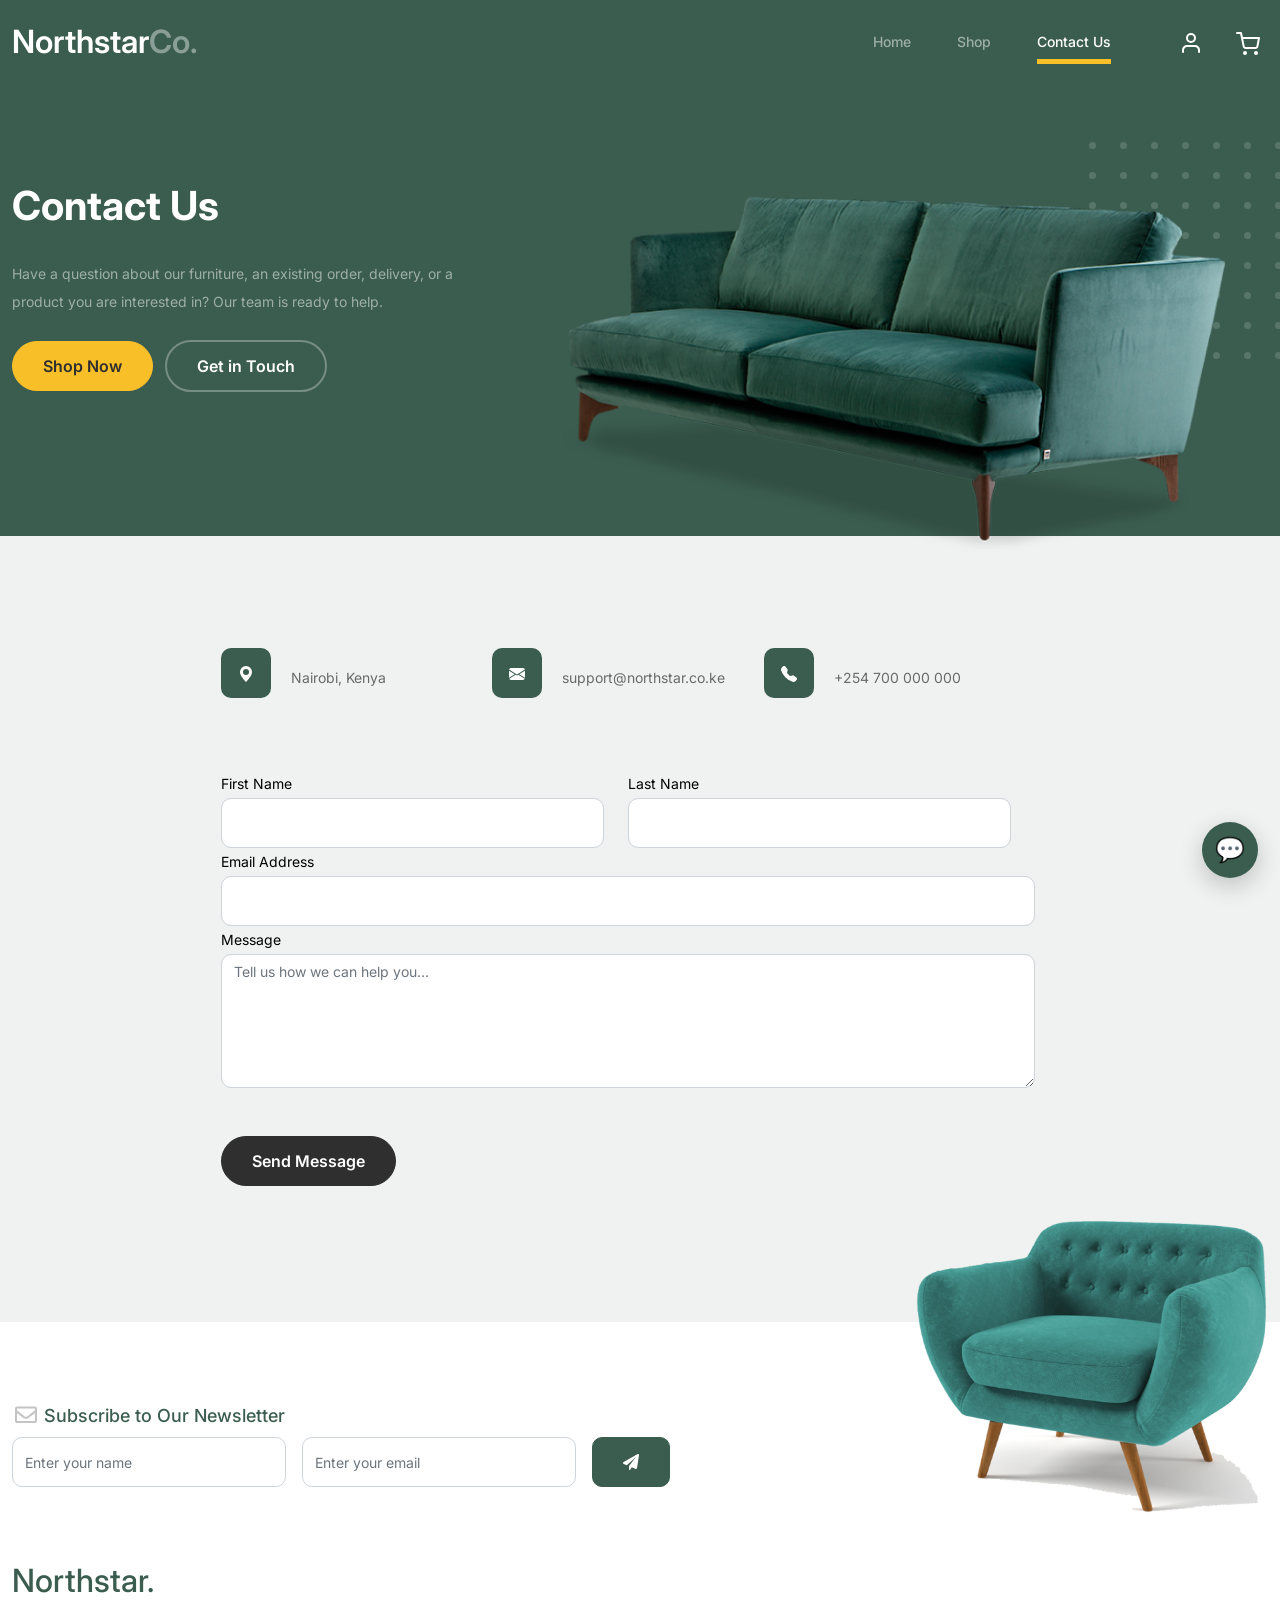
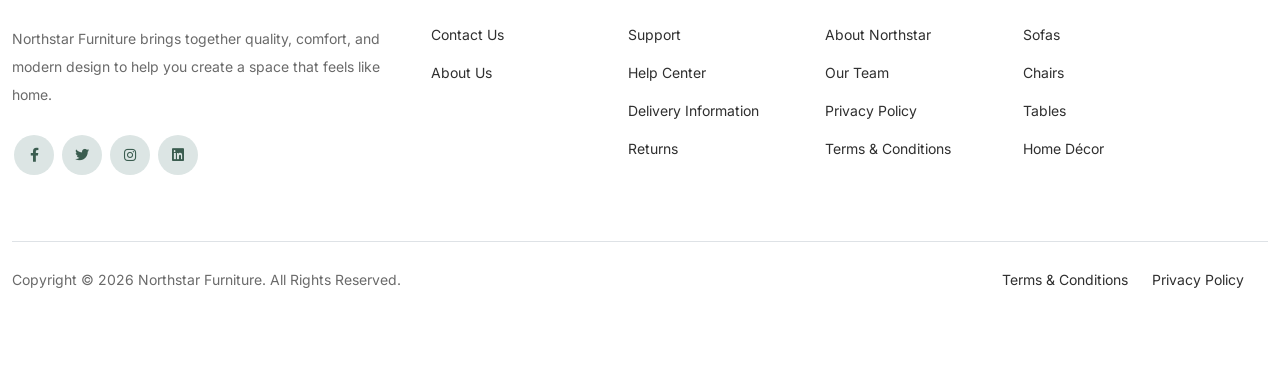
<file: contact.html>
<!doctype html>
<html lang="en">
  <head>
    <meta charset="utf-8" />
    <meta
      name="viewport"
      content="width=device-width, initial-scale=1, shrink-to-fit=no"
    />

    <meta name="author" content="Northstar Furniture" />

    <meta
      name="description"
      content="Contact Northstar Furniture for quality furniture, product enquiries, orders, delivery information, and customer support."
    />

    <meta
      name="keywords"
      content="Northstar Furniture, furniture Kenya, furniture Nairobi, contact furniture store, furniture shop Kenya"
    />

    <link rel="shortcut icon" href="favicon.png" />

    <!-- Bootstrap CSS -->
    <link href="css/bootstrap.min.css" rel="stylesheet" />

    <link
      href="https://cdnjs.cloudflare.com/ajax/libs/font-awesome/6.0.0-beta3/css/all.min.css"
      rel="stylesheet"
    />

    <link href="css/tiny-slider.css" rel="stylesheet" />
    <link href="css/style.css" rel="stylesheet" />

    <title>Contact Us | Northstar Furniture</title>
  </head>

  <body>
    <!-- Start Header / Navigation -->
    <nav
      class="custom-navbar navbar navbar-expand-md navbar-dark bg-dark"
      aria-label="Northstar Furniture navigation bar"
    >
      <div class="container">
        <a class="navbar-brand" href="index.html"> Northstar<span>Co.</span> </a>

        <button
          class="navbar-toggler"
          type="button"
          data-bs-toggle="collapse"
          data-bs-target="#navbarsNorthstar"
          aria-controls="navbarsNorthstar"
          aria-expanded="false"
          aria-label="Toggle navigation"
        >
          <span class="navbar-toggler-icon"></span>
        </button>

        <div class="collapse navbar-collapse" id="navbarsNorthstar">
          <ul class="custom-navbar-nav navbar-nav ms-auto mb-2 mb-md-0">
            <li class="nav-item">
              <a class="nav-link" href="index.html"> Home </a>
            </li>

            <li class="nav-item">
              <a class="nav-link" href="shop.html"> Shop </a>
            </li>

            <li class="nav-item active">
              <a class="nav-link" href="contact.html"> Contact Us </a>
            </li>
          </ul>

          <ul class="custom-navbar-cta navbar-nav mb-2 mb-md-0 ms-5">
            <li>
              <a class="nav-link" href="login.html" aria-label="My Account">
                <img src="images/user.svg" alt="My Account" />
              </a>
            </li>

            <li>
              <a class="nav-link" href="cart.html" aria-label="Shopping Cart">
                <img src="images/cart.svg" alt="Shopping Cart" />
              </a>
            </li>
          </ul>
        </div>
      </div>
    </nav>
    <!-- End Header / Navigation -->

    <!-- Start Hero Section -->
    <div class="hero">
      <div class="container">
        <div class="row justify-content-between">
          <div class="col-lg-5">
            <div class="intro-excerpt">
              <h1>Contact Us</h1>

              <p class="mb-4">
                Have a question about our furniture, an existing order,
                delivery, or a product you are interested in? Our team is ready
                to help.
              </p>

              <p>
                <a href="shop.html" class="btn btn-secondary me-2">
                  Shop Now
                </a>

                <a href="#contact-form" class="btn btn-white-outline">
                  Get in Touch
                </a>
              </p>
            </div>
          </div>

          <div class="col-lg-7">
            <div class="hero-img-wrap">
              <img
                src="images/couch.png"
                class="img-fluid"
                alt="Northstar Furniture"
              />
            </div>
          </div>
        </div>
      </div>
    </div>
    <!-- End Hero Section -->

    <!-- Start Contact Section -->
    <div class="untree_co-section" id="contact-form">
      <div class="container">
        <div class="block">
          <div class="row justify-content-center">
            <div class="col-md-8 col-lg-8 pb-4">
              <!-- Contact Information -->
              <div class="row mb-5">
                <!-- Location -->
                <div class="col-lg-4">
                  <div
                    class="service no-shadow align-items-center link horizontal d-flex active"
                  >
                    <div class="service-icon color-1 mb-4">
                      <svg
                        xmlns="http://www.w3.org/2000/svg"
                        width="16"
                        height="16"
                        fill="currentColor"
                        class="bi bi-geo-alt-fill"
                        viewBox="0 0 16 16"
                      >
                        <path
                          d="M8 16s6-5.686 6-10A6 6 0 0 0 2 6c0 4.314 6 10 6 10zm0-7a3 3 0 1 1 0-6 3 3 0 0 1 0 6z"
                        />
                      </svg>
                    </div>

                    <div class="service-contents">
                      <p>Nairobi, Kenya</p>
                    </div>
                  </div>
                </div>

                <!-- Email -->
                <div class="col-lg-4">
                  <div
                    class="service no-shadow align-items-center link horizontal d-flex active"
                  >
                    <div class="service-icon color-1 mb-4">
                      <svg
                        xmlns="http://www.w3.org/2000/svg"
                        width="16"
                        height="16"
                        fill="currentColor"
                        class="bi bi-envelope-fill"
                        viewBox="0 0 16 16"
                      >
                        <path
                          d="M.05 3.555A2 2 0 0 1 2 2h12a2 2 0 0 1 1.95 1.555L8 8.414.05 3.555zM0 4.697v7.104l5.803-3.558L0 4.697zM6.761 8.83l-6.57 4.027A2 2 0 0 0 2 14h12a2 2 0 0 0 1.808-1.144l-6.57-4.027L8 9.586l-1.239-.757zm3.436-.586L16 11.801V4.697l-5.803 3.546z"
                        />
                      </svg>
                    </div>

                    <div class="service-contents">
                      <p>support@northstar.co.ke</p>
                    </div>
                  </div>
                </div>

                <!-- Phone -->
                <div class="col-lg-4">
                  <div
                    class="service no-shadow align-items-center link horizontal d-flex active"
                  >
                    <div class="service-icon color-1 mb-4">
                      <svg
                        xmlns="http://www.w3.org/2000/svg"
                        width="16"
                        height="16"
                        fill="currentColor"
                        class="bi bi-telephone-fill"
                        viewBox="0 0 16 16"
                      >
                        <path
                          fill-rule="evenodd"
                          d="M1.885.511a1.745 1.745 0 0 1 2.61.163L6.29 2.98c.329.423.445.974.315 1.494l-.547 2.19a.678.678 0 0 0 .178.643l2.457 2.457a.678.678 0 0 0 .644.178l2.189-.547a1.745 1.745 0 0 1 1.494.315l2.306 1.794c.829.645.905 1.87.163 2.611l-1.034 1.034c-.74.74-1.846 1.065-2.877.702a18.634 18.634 0 0 1-7.01-4.42 18.634 18.634 0 0 1-4.42-7.009c-.362-1.03-.037-2.137.703-2.877L1.885.511z"
                        />
                      </svg>
                    </div>

                    <div class="service-contents">
                      <p>+254 700 000 000</p>
                    </div>
                  </div>
                </div>
              </div>

              <!-- Contact Form -->
              <form>
                <div class="row">
                  <div class="col-6">
                    <div class="form-group">
                      <label class="text-black" for="fname"> First Name </label>

                      <input
                        type="text"
                        class="form-control"
                        id="fname"
                        name="first_name"
                        required
                      />
                    </div>
                  </div>

                  <div class="col-6">
                    <div class="form-group">
                      <label class="text-black" for="lname"> Last Name </label>

                      <input
                        type="text"
                        class="form-control"
                        id="lname"
                        name="last_name"
                        required
                      />
                    </div>
                  </div>
                </div>

                <div class="form-group">
                  <label class="text-black" for="email"> Email Address </label>

                  <input
                    type="email"
                    class="form-control"
                    id="email"
                    name="email"
                    required
                  />
                </div>

                <div class="form-group mb-5">
                  <label class="text-black" for="message"> Message </label>

                  <textarea
                    class="form-control"
                    id="message"
                    name="message"
                    rows="5"
                    placeholder="Tell us how we can help you..."
                    required
                  ></textarea>
                </div>

                <button type="submit" class="btn btn-primary-hover-outline">
                  Send Message
                </button>
              </form>
            </div>
          </div>
        </div>
      </div>
    </div>
    <!-- End Contact Section -->

    <!-- Start Footer Section -->
    <footer class="footer-section">
      <div class="container relative">
        <div class="sofa-img">
          <img
            src="images/sofa.png"
            alt="Northstar Furniture"
            class="img-fluid"
          />
        </div>

        <!-- Newsletter -->
        <div class="row">
          <div class="col-lg-8">
            <div class="subscription-form">
              <h3 class="d-flex align-items-center">
                <span class="me-1">
                  <img
                    src="images/envelope-outline.svg"
                    alt="Newsletter"
                    class="img-fluid"
                  />
                </span>

                <span> Subscribe to Our Newsletter </span>
              </h3>

              <form action="#" class="row g-3">
                <div class="col-auto">
                  <input
                    type="text"
                    class="form-control"
                    placeholder="Enter your name"
                    aria-label="Your name"
                  />
                </div>

                <div class="col-auto">
                  <input
                    type="email"
                    class="form-control"
                    placeholder="Enter your email"
                    aria-label="Your email"
                  />
                </div>

                <div class="col-auto">
                  <button
                    type="submit"
                    class="btn btn-primary"
                    aria-label="Subscribe to newsletter"
                  >
                    <span class="fa fa-paper-plane"></span>
                  </button>
                </div>
              </form>
            </div>
          </div>
        </div>

        <!-- Footer Content -->
        <div class="row g-5 mb-5">
          <!-- Brand -->
          <div class="col-lg-4">
            <div class="mb-4 footer-logo-wrap">
              <a href="index.html" class="footer-logo">
                Northstar<span>.</span>
              </a>
            </div>

            <p class="mb-4">
              Northstar Furniture brings together quality, comfort, and modern
              design to help you create a space that feels like home.
            </p>

            <ul class="list-unstyled custom-social">
              <li>
                <a href="#" aria-label="Facebook">
                  <span class="fa fa-brands fa-facebook-f"></span>
                </a>
              </li>

              <li>
                <a href="#" aria-label="Twitter">
                  <span class="fa fa-brands fa-twitter"></span>
                </a>
              </li>

              <li>
                <a href="#" aria-label="Instagram">
                  <span class="fa fa-brands fa-instagram"></span>
                </a>
              </li>

              <li>
                <a href="#" aria-label="LinkedIn">
                  <span class="fa fa-brands fa-linkedin"></span>
                </a>
              </li>
            </ul>
          </div>

          <!-- Footer Links -->
          <div class="col-lg-8">
            <div class="row links-wrap">
              <!-- Customer Links -->
              <div class="col-6 col-sm-6 col-md-3">
                <ul class="list-unstyled">
                  <li>
                    <a href="contact.html"> Contact Us </a>
                  </li>

                  <li>
                    <a href="#"> About Us </a>
                  </li>
                </ul>
              </div>

              <!-- Support -->
              <div class="col-6 col-sm-6 col-md-3">
                <ul class="list-unstyled">
                  <li>
                    <a href="#"> Support </a>
                  </li>

                  <li>
                    <a href="#"> Help Center </a>
                  </li>

                  <li>
                    <a href="#"> Delivery Information </a>
                  </li>

                  <li>
                    <a href="#"> Returns </a>
                  </li>
                </ul>
              </div>

              <!-- Company -->
              <div class="col-6 col-sm-6 col-md-3">
                <ul class="list-unstyled">
                  <li>
                    <a href="#"> About Northstar </a>
                  </li>

                  <li>
                    <a href="#"> Our Team </a>
                  </li>

                  <li>
                    <a href="#"> Privacy Policy </a>
                  </li>

                  <li>
                    <a href="#"> Terms &amp; Conditions </a>
                  </li>
                </ul>
              </div>

              <!-- Furniture -->
              <div class="col-6 col-sm-6 col-md-3">
                <ul class="list-unstyled">
                  <li>
                    <a href="shop.html"> Sofas </a>
                  </li>

                  <li>
                    <a href="shop.html"> Chairs </a>
                  </li>

                  <li>
                    <a href="shop.html"> Tables </a>
                  </li>

                  <li>
                    <a href="shop.html"> Home Décor </a>
                  </li>
                </ul>
              </div>
            </div>
          </div>
        </div>

        <!-- Copyright -->
        <div class="border-top copyright">
          <div class="row pt-4">
            <div class="col-lg-6">
              <p class="mb-2 text-center text-lg-start">
                Copyright &copy;

                <script>
                  document.write(new Date().getFullYear());
                </script>

                Northstar Furniture. All Rights Reserved.
              </p>
            </div>

            <div class="col-lg-6 text-center text-lg-end">
              <ul class="list-unstyled d-inline-flex ms-auto">
                <li class="me-4">
                  <a href="#"> Terms &amp; Conditions </a>
                </li>

                <li>
                  <a href="#"> Privacy Policy </a>
                </li>
              </ul>
            </div>
          </div>
        </div>
      </div>
    </footer>
    <!-- End Footer Section -->

    <!-- JavaScript -->
    <script src="js/bootstrap.bundle.min.js"></script>
    <script src="js/tiny-slider.js"></script>
    <script src="js/custom.js"></script>
<script src="js/app.js"></script>
  </body>
</html>
</file>
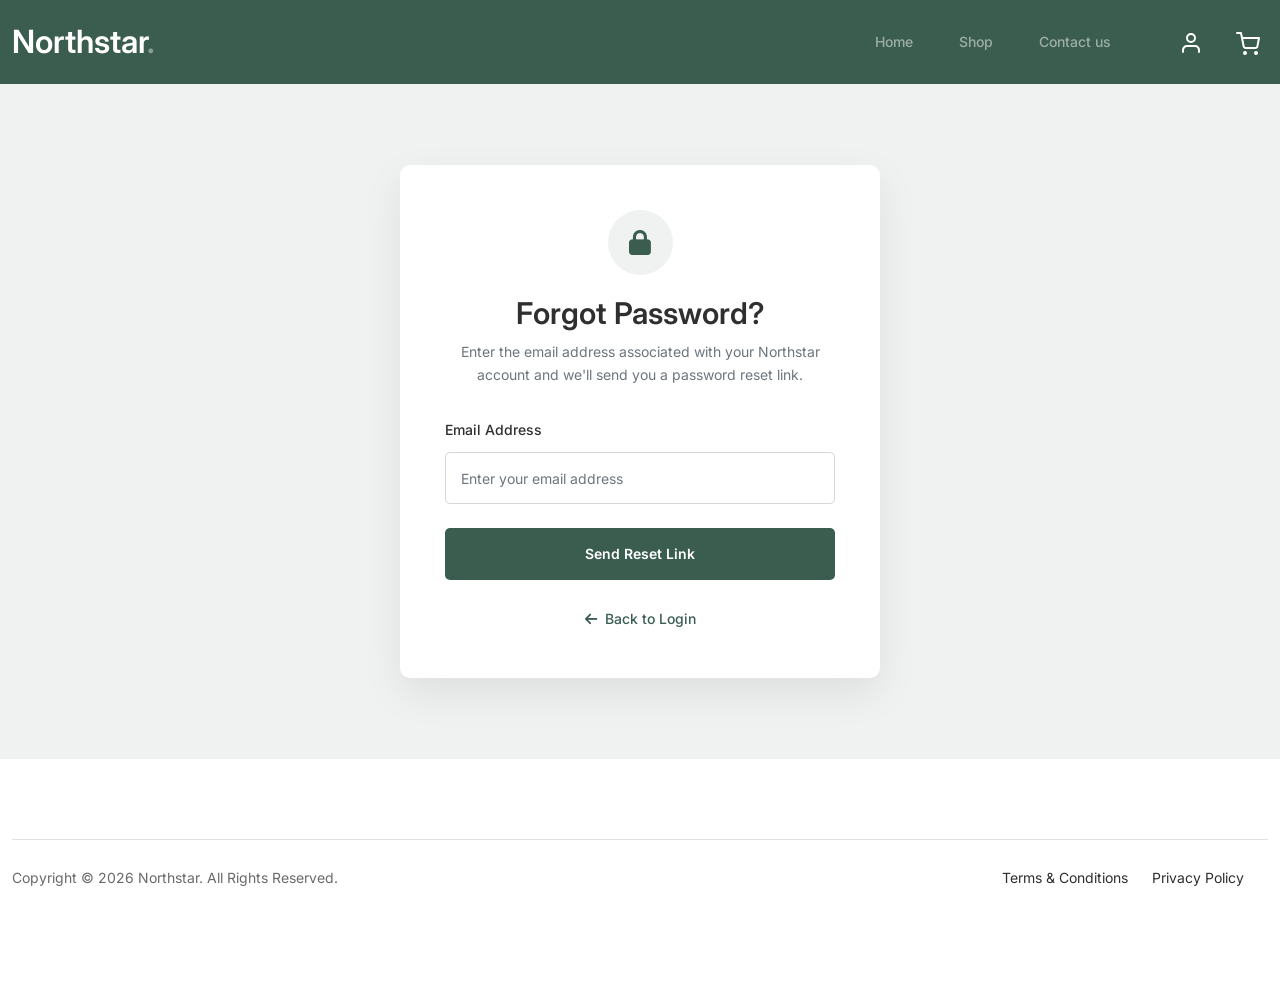
<file: forgot-password.html>
<!doctype html>
<html lang="en">
  <head>
    <meta charset="utf-8" />

    <meta
      name="viewport"
      content="width=device-width, initial-scale=1, shrink-to-fit=no"
    />

    <meta name="description" content="Reset your Northstar account password." />

    <title>Forgot Password | Northstar</title>

    <link rel="shortcut icon" href="favicon.png" />

    <!-- Bootstrap -->
    <link href="css/bootstrap.min.css" rel="stylesheet" />

    <!-- Font Awesome -->
    <link
      href="https://cdnjs.cloudflare.com/ajax/libs/font-awesome/6.0.0-beta3/css/all.min.css"
      rel="stylesheet"
    />

    <!-- Main CSS -->
    <link href="css/style.css" rel="stylesheet" />

    <style>
      .forgot-section {
        min-height: 75vh;
        display: flex;
        align-items: center;
        padding: 70px 0;
        background: #eff2f1;
      }

      .forgot-wrapper {
        max-width: 480px;
        margin: 0 auto;
      }

      .forgot-card {
        background: #ffffff;
        padding: 45px;
        border-radius: 10px;
        box-shadow: 0 15px 40px rgba(0, 0, 0, 0.08);
      }

      .forgot-header {
        text-align: center;
        margin-bottom: 30px;
      }

      .forgot-icon {
        width: 65px;
        height: 65px;
        margin: 0 auto 20px;
        border-radius: 50%;
        background: #eff2f1;
        display: flex;
        align-items: center;
        justify-content: center;
        color: #3b5d50;
        font-size: 25px;
      }

      .forgot-header h1 {
        font-size: 30px;
        font-weight: 600;
        color: #2f2f2f;
        margin-bottom: 10px;
      }

      .forgot-header p {
        color: #6c757d;
        margin-bottom: 0;
        line-height: 1.6;
      }

      .forgot-form .form-label {
        font-weight: 500;
        color: #2f2f2f;
        margin-bottom: 8px;
      }

      .forgot-form .form-control {
        height: 52px;
        border-radius: 5px;
        border: 1px solid #d6d6d6;
        padding: 0 15px;
      }

      .forgot-form .form-control:focus {
        border-color: #3b5d50;
        box-shadow: 0 0 0 0.15rem rgba(59, 93, 80, 0.15);
      }

      .reset-button {
        width: 100%;
        height: 52px;
        border: none;
        border-radius: 5px;
        background: #3b5d50;
        color: #ffffff;
        font-weight: 600;
        transition: all 0.3s ease;
      }

      .reset-button:hover {
        background: #314e43;
      }

      .back-login {
        text-align: center;
        margin-top: 25px;
      }

      .back-login a {
        color: #3b5d50;
        text-decoration: none;
        font-weight: 500;
      }

      .back-login a:hover {
        text-decoration: underline;
      }

      @media (max-width: 575px) {
        .forgot-section {
          padding: 45px 15px;
        }

        .forgot-card {
          padding: 30px 22px;
        }

        .forgot-header h1 {
          font-size: 27px;
        }
      }
    </style>
  </head>

  <body>
    <!-- =========================================
     NAVIGATION
========================================= -->

    <nav
      class="custom-navbar navbar navbar-expand-md navbar-dark bg-dark"
      aria-label="Northstar navigation bar"
    >
      <div class="container">
        <a class="navbar-brand" href="index.html"> Northstar<span>.</span> </a>

        <button
          class="navbar-toggler"
          type="button"
          data-bs-toggle="collapse"
          data-bs-target="#navbarsNorthstar"
          aria-controls="navbarsNorthstar"
          aria-expanded="false"
          aria-label="Toggle navigation"
        >
          <span class="navbar-toggler-icon"></span>
        </button>

        <div class="collapse navbar-collapse" id="navbarsNorthstar">
          <ul class="custom-navbar-nav navbar-nav ms-auto mb-2 mb-md-0">
            <li>
              <a class="nav-link" href="index.html"> Home </a>
            </li>

            <li>
              <a class="nav-link" href="shop.html"> Shop </a>
            </li>

            <li>
              <a class="nav-link" href="contact.html"> Contact us </a>
            </li>
          </ul>

          <ul class="custom-navbar-cta navbar-nav mb-2 mb-md-0 ms-5">
            <li>
              <a class="nav-link" href="login.html" aria-label="Login">
                <img src="images/user.svg" alt="Login" />
              </a>
            </li>

            <li>
              <a class="nav-link" href="cart.html" aria-label="Shopping cart">
                <img src="images/cart.svg" alt="Cart" />
              </a>
            </li>
          </ul>
        </div>
      </div>
    </nav>

    <!-- =========================================
     FORGOT PASSWORD
========================================= -->

    <section class="forgot-section">
      <div class="container">
        <div class="forgot-wrapper">
          <div class="forgot-card">
            <div class="forgot-header">
              <div class="forgot-icon">
                <i class="fa-solid fa-lock"></i>
              </div>

              <h1>Forgot Password?</h1>

              <p>
                Enter the email address associated with your Northstar account
                and we'll send you a password reset link.
              </p>
            </div>

            <form class="forgot-form" id="forgotForm">
              <div class="mb-4">
                <label for="email" class="form-label"> Email Address </label>

                <input
                  type="email"
                  class="form-control"
                  id="email"
                  name="email"
                  placeholder="Enter your email address"
                  autocomplete="email"
                  required
                />
              </div>

              <button type="submit" class="reset-button">
                Send Reset Link
              </button>
            </form>

            <div class="back-login">
              <a href="login.html">
                <i class="fa-solid fa-arrow-left me-1"></i>

                Back to Login
              </a>
            </div>
          </div>
        </div>
      </div>
    </section>

    <!-- =========================================
     FOOTER
========================================= -->

    <footer class="footer-section">
      <div class="container">
        <div class="border-top copyright">
          <div class="row pt-4">
            <div class="col-lg-6">
              <p class="mb-2 text-center text-lg-start">
                Copyright &copy;
                <script>
                  document.write(new Date().getFullYear());
                </script>
                Northstar. All Rights Reserved.
              </p>
            </div>

            <div class="col-lg-6 text-center text-lg-end">
              <ul class="list-unstyled d-inline-flex ms-auto">
                <li class="me-4">
                  <a href="#"> Terms &amp; Conditions </a>
                </li>

                <li>
                  <a href="#"> Privacy Policy </a>
                </li>
              </ul>
            </div>
          </div>
        </div>
      </div>
    </footer>

    <script src="js/bootstrap.bundle.min.js"></script>

    <script>
      document
        .getElementById("forgotForm")
        .addEventListener("submit", function (event) {
          event.preventDefault();

          const email = document.getElementById("email").value.trim();

          if (!email) {
            return;
          }

          /*
           * BACKEND CONNECTION GOES HERE.
           *
           * Example:
           *
           * Send the email to your authentication
           * provider and request a password reset.
           */

          alert(
            "If an account exists for this email, " +
              "a password reset link will be sent.",
          );
        });
    </script>
  </body>
</html>
</file>
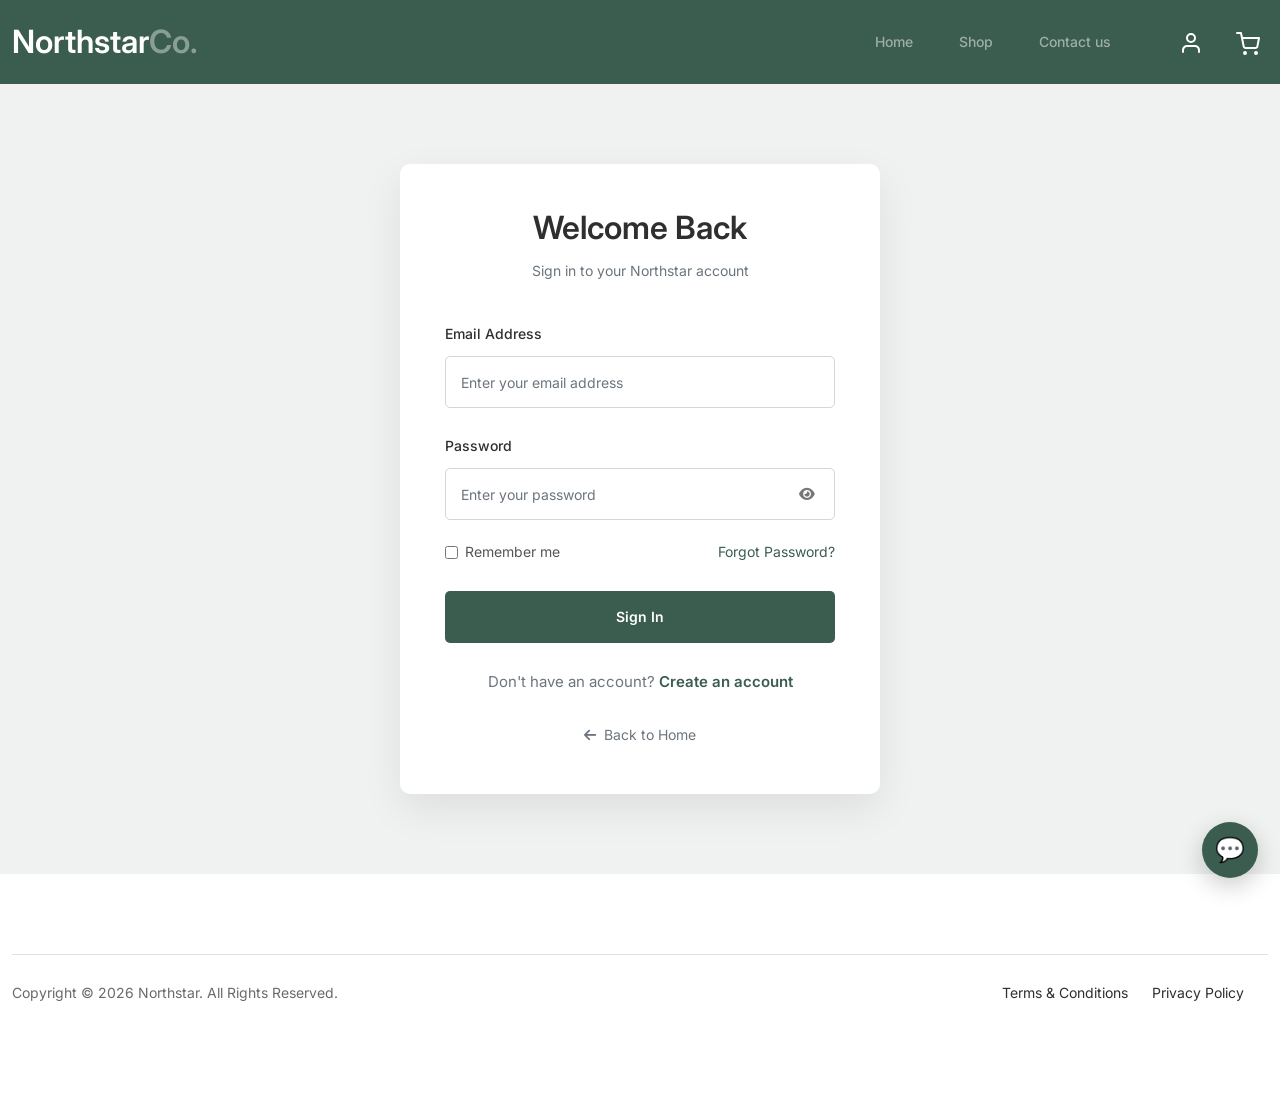
<file: login.html>
<!doctype html>
<html lang="en">
  <head>
    <meta charset="utf-8" />
    <meta
      name="viewport"
      content="width=device-width, initial-scale=1, shrink-to-fit=no"
    />
    <meta name="description" content="Sign in to your Northstar account." />
    <meta
      name="keywords"
      content="Northstar, login, account, furniture, interior design"
    />

    <title>Login | Northstar</title>

    <link rel="shortcut icon" href="favicon.png" />

    <!-- Bootstrap CSS -->
    <link href="css/bootstrap.min.css" rel="stylesheet" />

    <!-- Font Awesome -->
    <link
      href="https://cdnjs.cloudflare.com/ajax/libs/font-awesome/6.0.0-beta3/css/all.min.css"
      rel="stylesheet"
    />

    <!-- Main stylesheet -->
    <link href="css/style.css" rel="stylesheet" />

    <style>
      /* ================================
           LOGIN PAGE
        ================================= */

      .login-section {
        min-height: 75vh;
        display: flex;
        align-items: center;
        padding: 80px 0;
        background: #eff2f1;
      }

      .login-wrapper {
        max-width: 480px;
        margin: 0 auto;
      }

      .login-card {
        background: #ffffff;
        padding: 45px;
        border-radius: 10px;
        box-shadow: 0 15px 40px rgba(0, 0, 0, 0.08);
      }

      .login-header {
        text-align: center;
        margin-bottom: 35px;
      }

      .login-header h1 {
        font-size: 32px;
        font-weight: 600;
        color: #2f2f2f;
        margin-bottom: 10px;
      }

      .login-header p {
        color: #6c757d;
        margin-bottom: 0;
      }

      .login-form .form-label {
        font-weight: 500;
        color: #2f2f2f;
        margin-bottom: 8px;
      }

      .login-form .form-control {
        height: 52px;
        border-radius: 5px;
        border: 1px solid #d6d6d6;
        padding: 0 15px;
      }

      .login-form .form-control:focus {
        border-color: #3b5d50;
        box-shadow: 0 0 0 0.15rem rgba(59, 93, 80, 0.15);
      }

      .password-container {
        position: relative;
      }

      .password-container .form-control {
        padding-right: 50px;
      }

      .password-toggle {
        position: absolute;
        right: 15px;
        top: 50%;
        transform: translateY(-50%);
        border: none;
        background: transparent;
        color: #777;
        cursor: pointer;
        padding: 5px;
      }

      .password-toggle:hover {
        color: #3b5d50;
      }

      .login-options {
        display: flex;
        justify-content: space-between;
        align-items: center;
        margin: 18px 0 25px;
        font-size: 14px;
      }

      .remember-me {
        display: flex;
        align-items: center;
        gap: 7px;
        color: #555;
      }

      .remember-me input {
        accent-color: #3b5d50;
      }

      .forgot-password {
        color: #3b5d50;
        text-decoration: none;
      }

      .forgot-password:hover {
        text-decoration: underline;
      }

      .login-button {
        width: 100%;
        height: 52px;
        border: none;
        border-radius: 5px;
        background: #3b5d50;
        color: #ffffff;
        font-weight: 600;
        transition: all 0.3s ease;
      }

      .login-button:hover {
        background: #314e43;
        color: #ffffff;
      }

      .register-link {
        text-align: center;
        margin-top: 25px;
        color: #6c757d;
        font-size: 15px;
      }

      .register-link a {
        color: #3b5d50;
        font-weight: 600;
        text-decoration: none;
      }

      .register-link a:hover {
        text-decoration: underline;
      }

      .back-home {
        text-align: center;
        margin-top: 25px;
      }

      .back-home a {
        color: #6c757d;
        text-decoration: none;
        font-size: 14px;
      }

      .back-home a:hover {
        color: #3b5d50;
      }

      /* ================================
           MOBILE
        ================================= */

      @media (max-width: 575px) {
        .login-section {
          padding: 50px 15px;
        }

        .login-card {
          padding: 30px 22px;
        }

        .login-header h1 {
          font-size: 27px;
        }
      }
    </style>
  </head>

  <body>
    <!-- =================================
     NAVIGATION
================================= -->

    <nav
      class="custom-navbar navbar navbar-expand-md navbar-dark bg-dark"
      aria-label="Northstar navigation bar"
    >
      <div class="container">
        <a class="navbar-brand" href="index.html"> Northstar<span>Co.</span> </a>

        <button
          class="navbar-toggler"
          type="button"
          data-bs-toggle="collapse"
          data-bs-target="#navbarsNorthstar"
          aria-controls="navbarsNorthstar"
          aria-expanded="false"
          aria-label="Toggle navigation"
        >
          <span class="navbar-toggler-icon"></span>
        </button>

        <div class="collapse navbar-collapse" id="navbarsNorthstar">
          <ul class="custom-navbar-nav navbar-nav ms-auto mb-2 mb-md-0">
            <li class="nav-item">
              <a class="nav-link" href="index.html"> Home </a>
            </li>

            <li>
              <a class="nav-link" href="shop.html"> Shop </a>
            </li>

            <li>
              <a class="nav-link" href="contact.html"> Contact us </a>
            </li>
          </ul>

          <!-- USER + CART -->

          <ul class="custom-navbar-cta navbar-nav mb-2 mb-md-0 ms-5">
            <li>
              <a class="nav-link" href="login.html" aria-label="Login">
                <img src="images/user.svg" alt="Login" />
              </a>
            </li>

            <li>
              <a class="nav-link" href="cart.html" aria-label="Shopping cart">
                <img src="images/cart.svg" alt="Cart" />
              </a>
            </li>
          </ul>
        </div>
      </div>
    </nav>

    <!-- =================================
     LOGIN SECTION
================================= -->

    <section class="login-section">
      <div class="container">
        <div class="login-wrapper">
          <div class="login-card">
            <!-- HEADER -->

            <div class="login-header">
              <h1>Welcome Back</h1>

              <p>Sign in to your Northstar account</p>
            </div>

            <!-- FORM -->

            <!-- FORM -->
<form id="loginForm" class="login-form" action="#" method="POST">

    <!-- EMAIL -->
    <div class="mb-4">
        <label for="email" class="form-label">Email Address</label>

        <input
            type="email"
            class="form-control"
            id="email"
            name="email"
            placeholder="Enter your email address"
            autocomplete="email"
            required
        />
    </div>

    <!-- PASSWORD -->
    <div class="mb-3">
        <label for="password" class="form-label">Password</label>

        <div class="password-container">
            <input
                type="password"
                class="form-control"
                id="password"
                name="password"
                placeholder="Enter your password"
                autocomplete="current-password"
                required
            />

            <button
                type="button"
                class="password-toggle"
                id="togglePassword"
                aria-label="Show password"
            >
                <i class="fa-solid fa-eye"></i>
            </button>
        </div>
    </div>

    <!-- OPTIONS -->
    <div class="login-options">
        <label class="remember-me">
            <input type="checkbox" name="remember" id="remember" />
            <span>Remember me</span>
        </label>

        <a href="forgot-password.html" class="forgot-password">
            Forgot Password?
        </a>
    </div>

    <!-- LOGIN -->
    <button type="submit" class="login-button">Sign In</button>

    <!-- REGISTER -->

            <div class="register-link">
              Don't have an account?

              <a href="reg.html"> Create an account </a>
            </div>

</form>
            <!-- BACK -->

            <div class="back-home">
              <a href="index.html">
                <i class="fa-solid fa-arrow-left me-1"></i>

                Back to Home
              </a>
            </div>
          </div>
        </div>
      </div>
    </section>

    <!-- =================================
     FOOTER
================================= -->

    <footer class="footer-section">
      <div class="container">
        <div class="border-top copyright">
          <div class="row pt-4">
            <div class="col-lg-6">
              <p class="mb-2 text-center text-lg-start">
                Copyright &copy;

                <script>
                  document.write(new Date().getFullYear());
                </script>

                Northstar. All Rights Reserved.
              </p>
            </div>

            <div class="col-lg-6 text-center text-lg-end">
              <ul class="list-unstyled d-inline-flex ms-auto">
                <li class="me-4">
                  <a href="#"> Terms &amp; Conditions </a>
                </li>

                <li>
                  <a href="#"> Privacy Policy </a>
                </li>
              </ul>
            </div>
          </div>
        </div>
      </div>
    </footer>

    <!-- =================================
     JAVASCRIPT
================================= -->

    <script src="js/bootstrap.bundle.min.js"></script>

<script>
const togglePassword = document.getElementById("togglePassword");
const password = document.getElementById("password");
togglePassword.addEventListener("click", function () {
  const isPassword = password.type === "password";
  password.type = isPassword ? "text" : "password";
  const icon = this.querySelector("i");
  icon.classList.toggle("fa-eye", !isPassword);
  icon.classList.toggle("fa-eye-slash", isPassword);
});
</script>
<script src="js/app.js"></script>
  </body>
</html>
</file>
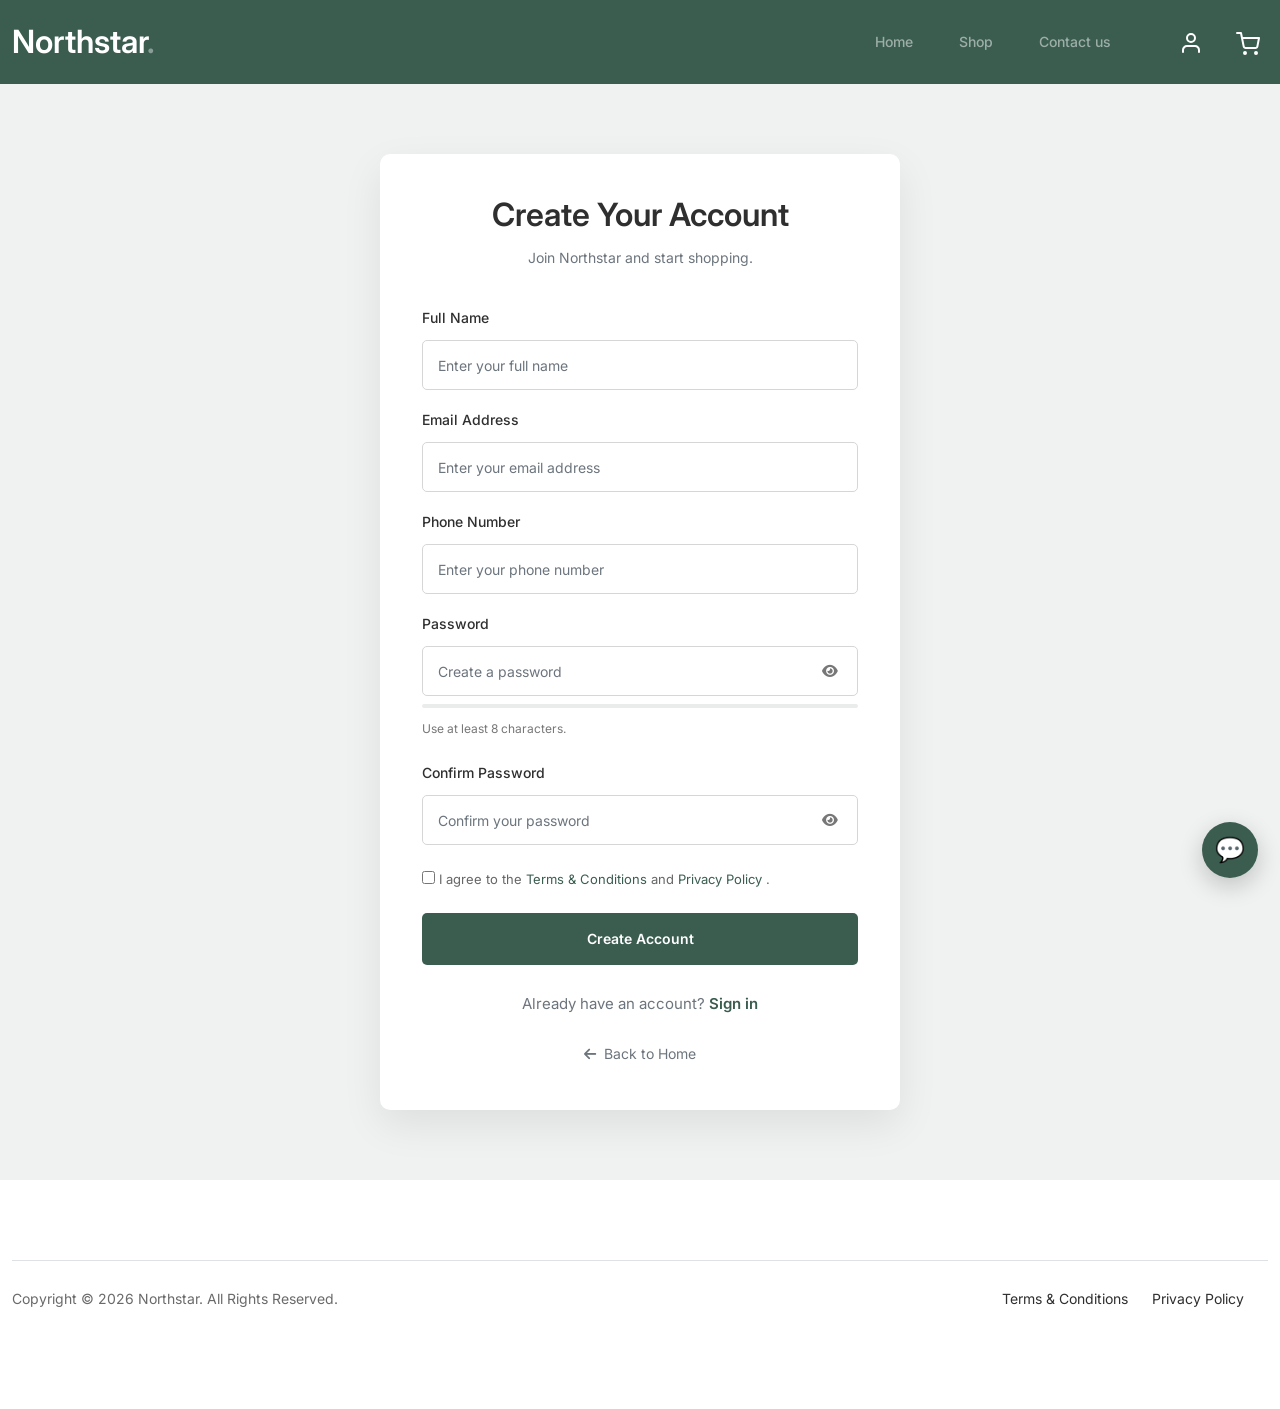
<file: reg.html>
<!doctype html>
<html lang="en">
  <head>
    <meta charset="utf-8" />
    <meta
      name="viewport"
      content="width=device-width, initial-scale=1, shrink-to-fit=no"
    />
    <meta name="description" content="Create your Northstar account." />
    <meta
      name="keywords"
      content="Northstar, register, create account, furniture"
    />
    <title>Create Account | Northstar</title>
    <link rel="shortcut icon" href="favicon.png" />

    <!-- Bootstrap CSS -->
    <link href="css/bootstrap.min.css" rel="stylesheet" />

    <!-- Font Awesome -->
    <link
      href="https://cdnjs.cloudflare.com/ajax/libs/font-awesome/6.0.0-beta3/css/all.min.css"
      rel="stylesheet"
    />

    <!-- Main CSS -->
    <link href="css/style.css" rel="stylesheet" />

    <style>
      /* =========================================
           REGISTER SECTION
        ========================================= */

      .register-section {
        min-height: 75vh;
        display: flex;
        align-items: center;
        padding: 70px 0;
        background: #eff2f1;
      }

      .register-wrapper {
        max-width: 520px;
        margin: 0 auto;
      }

      .register-card {
        background: #ffffff;
        padding: 42px;
        border-radius: 10px;
        box-shadow: 0 15px 40px rgba(0, 0, 0, 0.08);
      }

      .register-header {
        text-align: center;
        margin-bottom: 32px;
      }

      .register-header h1 {
        font-size: 32px;
        font-weight: 600;
        color: #2f2f2f;
        margin-bottom: 10px;
      }

      .register-header p {
        color: #6c757d;
        margin-bottom: 0;
      }

      .register-form .form-label {
        font-weight: 500;
        color: #2f2f2f;
        margin-bottom: 8px;
      }

      .register-form .form-control {
        height: 50px;
        border-radius: 5px;
        border: 1px solid #d6d6d6;
        padding: 0 15px;
      }

      .register-form .form-control:focus {
        border-color: #3b5d50;
        box-shadow: 0 0 0 0.15rem rgba(59, 93, 80, 0.15);
      }

      /* Password */

      .password-container {
        position: relative;
      }

      .password-container .form-control {
        padding-right: 50px;
      }

      .password-toggle {
        position: absolute;
        right: 14px;
        top: 50%;
        transform: translateY(-50%);
        border: none;
        background: transparent;
        color: #777;
        cursor: pointer;
      }

      .password-toggle:hover {
        color: #3b5d50;
      }

      /* Password strength */

      .password-strength {
        height: 4px;
        width: 100%;
        background: #e9eceb;
        border-radius: 10px;
        margin-top: 8px;
        overflow: hidden;
      }

      .password-strength-bar {
        height: 100%;
        width: 0%;
        transition: all 0.3s ease;
      }

      .password-hint {
        font-size: 12px;
        color: #777;
        margin-top: 7px;
      }

      /* Terms */

      .terms {
        font-size: 13px;
        color: #666;
        margin: 20px 0;
      }

      .terms input {
        accent-color: #3b5d50;
      }

      .terms a {
        color: #3b5d50;
        text-decoration: none;
      }

      .terms a:hover {
        text-decoration: underline;
      }

      /* Register button */

      .register-button {
        width: 100%;
        height: 52px;
        border: none;
        border-radius: 5px;
        background: #3b5d50;
        color: #ffffff;
        font-weight: 600;
        transition: all 0.3s ease;
      }

      .register-button:hover {
        background: #314e43;
        color: #ffffff;
      }

      /* Login link */

      .login-link {
        text-align: center;
        margin-top: 25px;
        color: #6c757d;
        font-size: 15px;
      }

      .login-link a {
        color: #3b5d50;
        font-weight: 600;
        text-decoration: none;
      }

      .login-link a:hover {
        text-decoration: underline;
      }

      /* Back home */

      .back-home {
        text-align: center;
        margin-top: 22px;
      }

      .back-home a {
        color: #6c757d;
        text-decoration: none;
        font-size: 14px;
      }

      .back-home a:hover {
        color: #3b5d50;
      }

      /* =========================================
           MOBILE
        ========================================= */

      @media (max-width: 575px) {
        .register-section {
          padding: 45px 15px;
        }

        .register-card {
          padding: 30px 22px;
        }

        .register-header h1 {
          font-size: 27px;
        }
      }
    </style>
  </head>

  <body>
    <!-- =========================================
     NAVIGATION
========================================= -->

    <nav
      class="custom-navbar navbar navbar-expand-md navbar-dark bg-dark"
      aria-label="Northstar navigation bar"
    >
      <div class="container">
        <a class="navbar-brand" href="index.html"> Northstar<span>.</span> </a>

        <button
          class="navbar-toggler"
          type="button"
          data-bs-toggle="collapse"
          data-bs-target="#navbarsNorthstar"
          aria-controls="navbarsNorthstar"
          aria-expanded="false"
          aria-label="Toggle navigation"
        >
          <span class="navbar-toggler-icon"></span>
        </button>

        <div class="collapse navbar-collapse" id="navbarsNorthstar">
          <ul class="custom-navbar-nav navbar-nav ms-auto mb-2 mb-md-0">
            <li>
              <a class="nav-link" href="index.html"> Home </a>
            </li>

            <li>
              <a class="nav-link" href="shop.html"> Shop </a>
            </li>

            <li>
              <a class="nav-link" href="contact.html"> Contact us </a>
            </li>
          </ul>

          <ul class="custom-navbar-cta navbar-nav mb-2 mb-md-0 ms-5">
            <li>
              <a class="nav-link" href="login.html" aria-label="Login">
                <img src="images/user.svg" alt="Login" />
              </a>
            </li>

            <li>
              <a class="nav-link" href="cart.html" aria-label="Shopping cart">
                <img src="images/cart.svg" alt="Cart" />
              </a>
            </li>
          </ul>
        </div>
      </div>
    </nav>

    <!-- =========================================
     REGISTER SECTION
========================================= -->

    <section class="register-section">
      <div class="container">
        <div class="register-wrapper">
          <div class="register-card">
            <!-- HEADER -->

            <div class="register-header">
              <h1>Create Your Account</h1>

              <p>Join Northstar and start shopping.</p>
            </div>

            <!-- FORM -->

            <form id="registerForm" class="register-form" action="#" method="POST">
              <!-- FULL NAME -->

              <div class="mb-3">
                <label for="fullName" class="form-label"> Full Name </label>

                <input
                  type="text"
                  class="form-control"
                  id="fullName"
                  name="full_name"
                  placeholder="Enter your full name"
                  autocomplete="name"
                  required
                />
              </div>

              <!-- EMAIL -->

              <div class="mb-3">
                <label for="email" class="form-label"> Email Address </label>

                <input
                  type="email"
                  class="form-control"
                  id="email"
                  name="email"
                  placeholder="Enter your email address"
                  autocomplete="email"
                  required
                />
              </div>

              <!-- PHONE -->

              <div class="mb-3">
                <label for="phone" class="form-label"> Phone Number </label>

                <input
                  type="tel"
                  class="form-control"
                  id="phone"
                  name="phone"
                  placeholder="Enter your phone number"
                  autocomplete="tel"
                  required
                />
              </div>

              <!-- PASSWORD -->

              <div class="mb-3">
                <label for="password" class="form-label"> Password </label>

                <div class="password-container">
                  <input
                    type="password"
                    class="form-control"
                    id="password"
                    name="password"
                    placeholder="Create a password"
                    autocomplete="new-password"
                    minlength="8"
                    required
                  />

                  <button
                    type="button"
                    class="password-toggle"
                    id="togglePassword"
                    aria-label="Show password"
                  >
                    <i class="fa-solid fa-eye"></i>
                  </button>
                </div>

                <div class="password-strength">
                  <div
                    class="password-strength-bar"
                    id="passwordStrength"
                  ></div>
                </div>

                <p class="password-hint">Use at least 8 characters.</p>
              </div>

              <!-- CONFIRM PASSWORD -->

              <div class="mb-3">
                <label for="confirmPassword" class="form-label">
                  Confirm Password
                </label>

                <div class="password-container">
                  <input
                    type="password"
                    class="form-control"
                    id="confirmPassword"
                    name="confirm_password"
                    placeholder="Confirm your password"
                    autocomplete="new-password"
                    required
                  />

                  <button
                    type="button"
                    class="password-toggle"
                    id="toggleConfirmPassword"
                    aria-label="Show password"
                  >
                    <i class="fa-solid fa-eye"></i>
                  </button>
                </div>
              </div>

              <!-- TERMS -->

              <div class="terms">
                <label>
                  <input type="checkbox" id="terms" name="terms" required />

                  I agree to the
                  <a href="#"> Terms &amp; Conditions </a>

                  and

                  <a href="#"> Privacy Policy </a>.
                </label>
              </div>

              <!-- REGISTER -->

              <button type="submit" class="register-button">
                Create Account
              </button>
            </form>

            <!-- LOGIN -->

            <div class="login-link">
              Already have an account?

              <a href="login.html"> Sign in </a>
            </div>

            <!-- BACK -->

            <div class="back-home">
              <a href="index.html">
                <i class="fa-solid fa-arrow-left me-1"></i>

                Back to Home
              </a>
            </div>
          </div>
        </div>
      </div>
    </section>

    <!-- =========================================
     FOOTER
========================================= -->

    <footer class="footer-section">
      <div class="container">
        <div class="border-top copyright">
          <div class="row pt-4">
            <div class="col-lg-6">
              <p class="mb-2 text-center text-lg-start">
                Copyright &copy;

                <script>
                  document.write(new Date().getFullYear());
                </script>

                Northstar. All Rights Reserved.
              </p>
            </div>

            <div class="col-lg-6 text-center text-lg-end">
              <ul class="list-unstyled d-inline-flex ms-auto">
                <li class="me-4">
                  <a href="#"> Terms &amp; Conditions </a>
                </li>

                <li>
                  <a href="#"> Privacy Policy </a>
                </li>
              </ul>
            </div>
          </div>
        </div>
      </div>
    </footer>

    <!-- =========================================
     JAVASCRIPT
========================================= -->

    <script src="js/bootstrap.bundle.min.js"></script>

    <script>
function setupPasswordToggle(buttonId, inputId) {
  const button = document.getElementById(buttonId);
  const input = document.getElementById(inputId);
  button.addEventListener("click", function () {
    const isPassword = input.type === "password";
    input.type = isPassword ? "text" : "password";
    const icon = button.querySelector("i");
    icon.classList.toggle("fa-eye", !isPassword);
    icon.classList.toggle("fa-eye-slash", isPassword);
  });
}
setupPasswordToggle("togglePassword", "password");
setupPasswordToggle("toggleConfirmPassword", "confirmPassword");

const password = document.getElementById("password");
const strengthBar = document.getElementById("passwordStrength");
password.addEventListener("input", function () {
  const value = password.value;
  let strength = 0;
  if (value.length >= 8) strength++;
  if (/[A-Z]/.test(value)) strength++;
  if (/[0-9]/.test(value)) strength++;
  if (/[^A-Za-z0-9]/.test(value)) strength++;
  strengthBar.style.width = `${strength * 25}%`;
});
</script>
<script src="js/app.js"></script>
  </body>
</html>
</file>
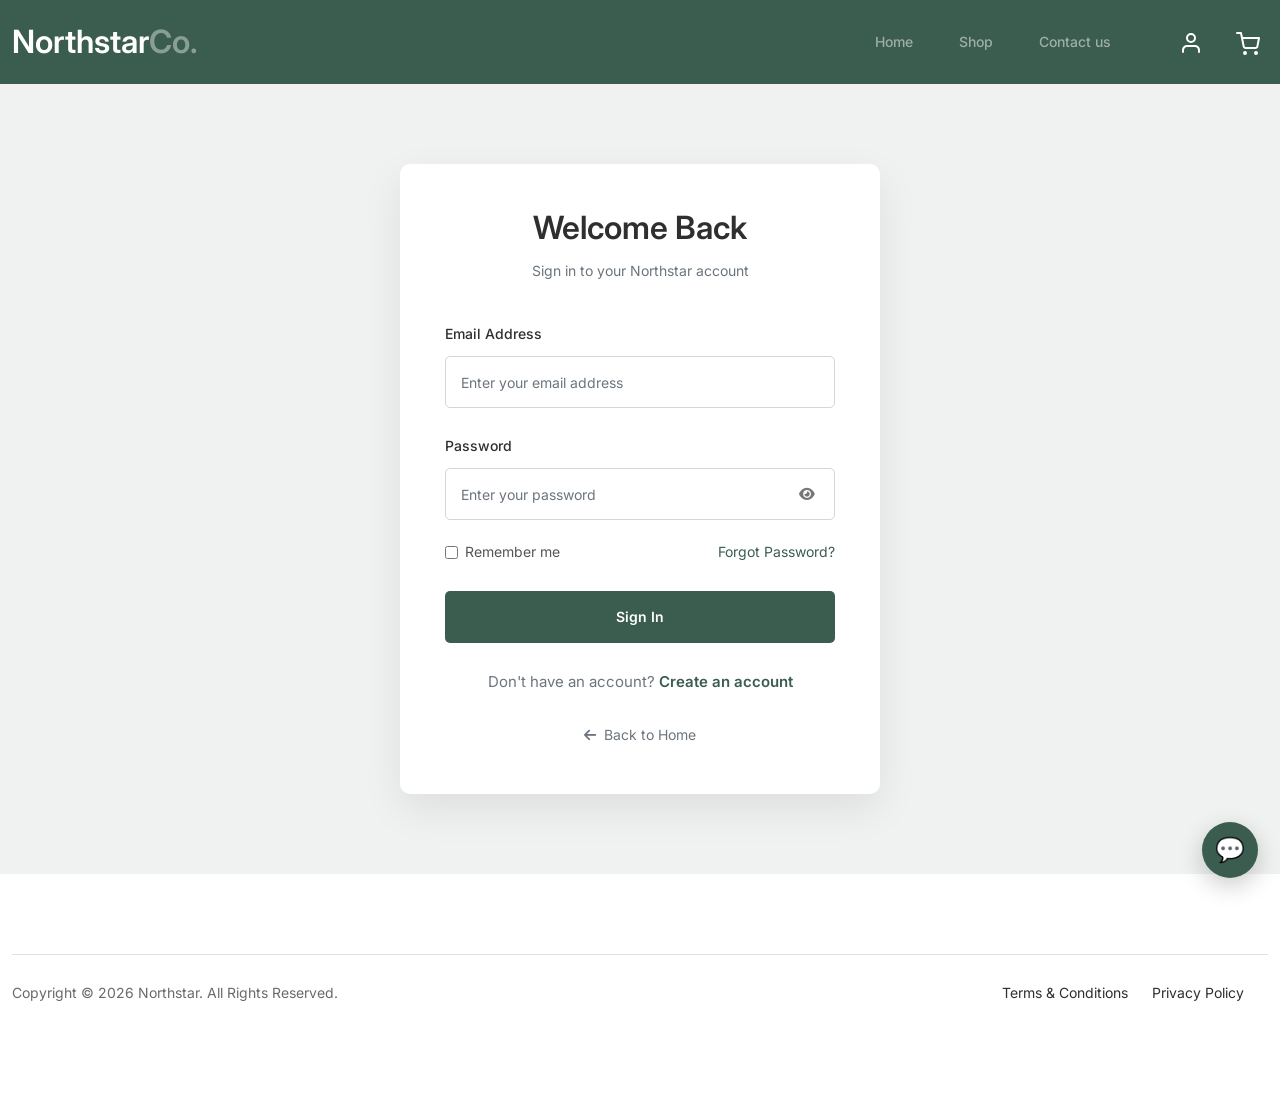
<file: return-refund.html>
<!doctype html>
<html lang="en">
<head>
<meta charset="utf-8">
<meta name="viewport" content="width=device-width, initial-scale=1, shrink-to-fit=no">
<meta name="description" content="Northstar Furniture customer account">
<title>Returns & Refunds | Northstar Furniture</title>
<link rel="shortcut icon" href="favicon.png">
<link href="css/bootstrap.min.css" rel="stylesheet">
<link href="https://cdnjs.cloudflare.com/ajax/libs/font-awesome/6.0.0-beta3/css/all.min.css" rel="stylesheet">
<link href="css/style.css" rel="stylesheet">
<style>

.account-card { background:#fff; border-radius:8px; padding:30px; box-shadow:0 8px 30px rgba(0,0,0,.06); }
.tracking-step { display:flex; gap:15px; padding:15px 0; border-bottom:1px solid #eee; }
.tracking-dot { width:32px; height:32px; border-radius:50%; border:2px solid #3b5d50; display:flex; align-items:center; justify-content:center; flex:0 0 32px; color:#3b5d50; }
.tracking-step.done .tracking-dot { background:#3b5d50; color:#fff; }
.tracking-step small { display:block; color:#777; margin-top:3px; }
.cart-count { position:absolute; top:0; right:0; min-width:18px; height:18px; border-radius:50%; background:#f8f9fa; color:#3b5d50; font-size:11px; align-items:center; justify-content:center; font-weight:700; }
</style>
</head>
<body>
<nav class="custom-navbar navbar navbar-expand-md navbar-dark bg-dark" aria-label="Northstar navigation bar">
<div class="container">
<a class="navbar-brand" href="index.html">Northstar<span>Co.</span></a>
<button class="navbar-toggler" type="button" data-bs-toggle="collapse" data-bs-target="#navbarsNorthstar" aria-controls="navbarsNorthstar" aria-expanded="false" aria-label="Toggle navigation"><span class="navbar-toggler-icon"></span></button>
<div class="collapse navbar-collapse" id="navbarsNorthstar">
<ul class="custom-navbar-nav navbar-nav ms-auto mb-2 mb-md-0">
<li class="nav-item"><a class="nav-link" href="index.html">Home</a></li>
<li class="nav-item"><a class="nav-link" href="shop.html">Shop</a></li>
<li class="nav-item"><a class="nav-link" href="contact.html">Contact Us</a></li>
</ul>
<ul class="custom-navbar-cta navbar-nav mb-2 mb-md-0 ms-5">
<li><a class="nav-link" href="account.html" aria-label="My Account"><img src="images/user.svg" alt="My Account"></a></li>
<li><a class="nav-link" href="cart.html" aria-label="Shopping Cart"><img src="images/cart.svg" alt="Shopping Cart"></a></li>
</ul>
</div></div></nav>
<div class="hero"><div class="container"><div class="row"><div class="col-lg-6"><div class="intro-excerpt"><h1>Returns & Refunds</h1></div></div></div></div></div>
<div class="untree_co-section"><div class="container"><div id="returnTools"></div><div id="returnRoot" class="account-card">Loading...</div></div></div>
<script src="js/bootstrap.bundle.min.js"></script>
<script src="js/custom.js"></script>
<script src="js/app.js"></script>
</body>
</html>
</file>
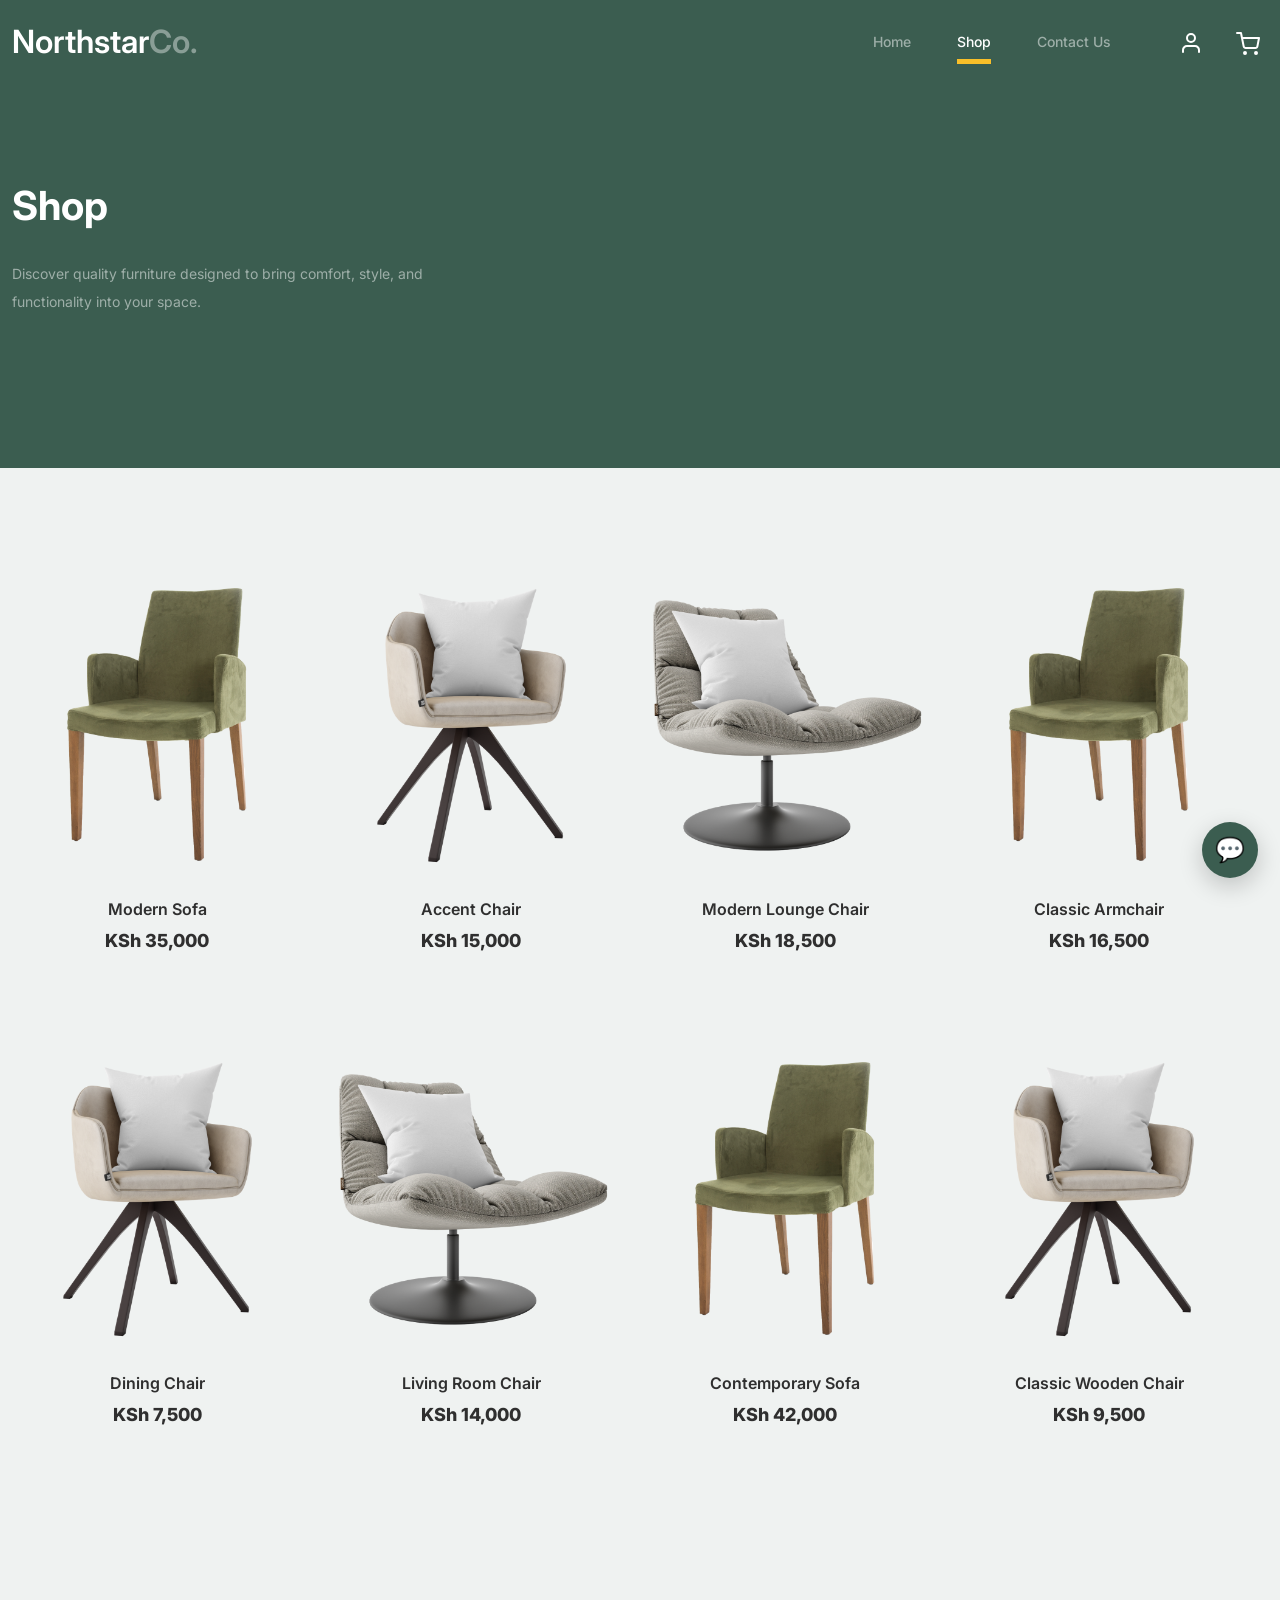
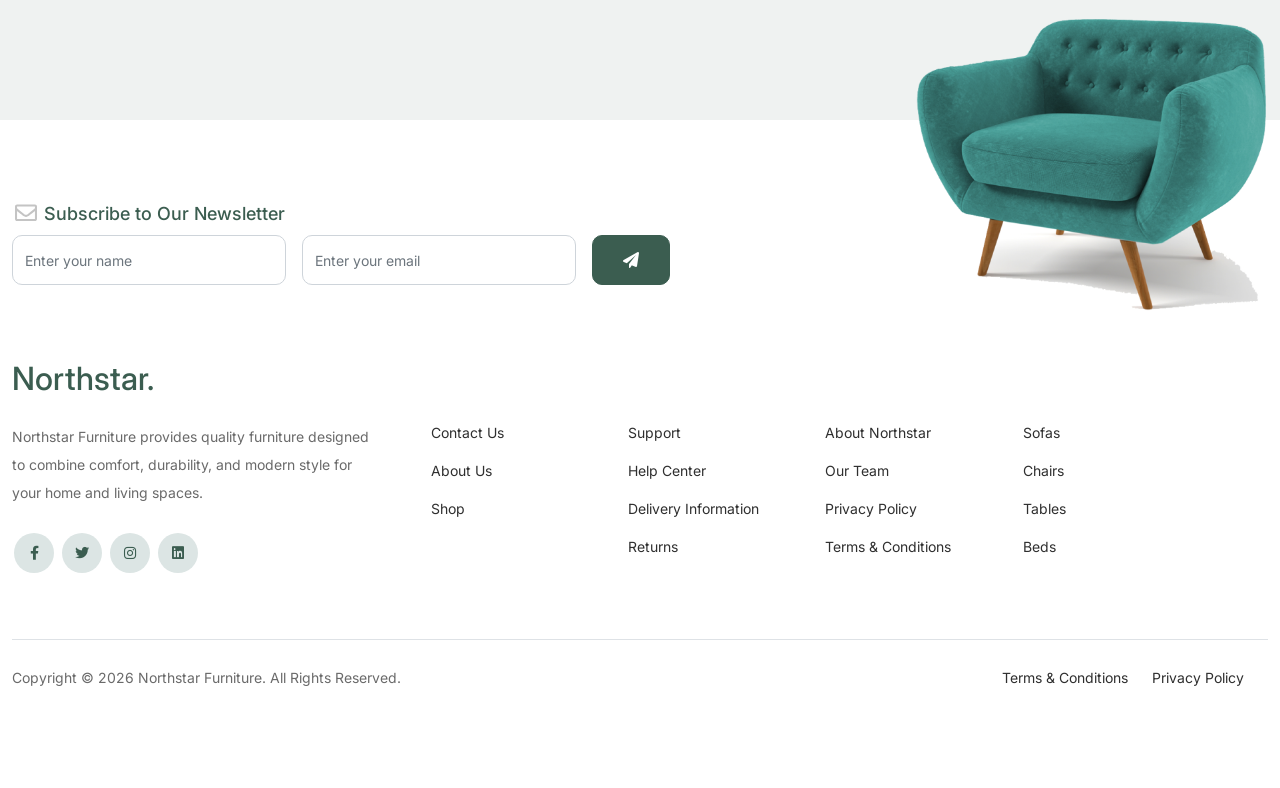
<file: shop.html>
<!doctype html>
<html lang="en">
  <head>
    <meta charset="utf-8" />
    <meta name="viewport" content="width=device-width, initial-scale=1, shrink-to-fit=no"/>
    <meta name="author" content="Northstar Furniture" />
    <meta name="description" content="Shop quality furniture from Northstar Furniture. Discover sofas, chairs, tables, beds, storage solutions, and more."/>
    <meta name="keywords" content="Northstar Furniture, furniture Kenya, furniture Nairobi, sofas Kenya, chairs Kenya, tables Kenya, furniture shop"/>

    <link rel="shortcut icon" href="favicon.png" />

    <!-- Bootstrap CSS -->
    <link href="css/bootstrap.min.css" rel="stylesheet" />

    <!-- Font Awesome -->
    <link href="https://cdnjs.cloudflare.com/ajax/libs/font-awesome/6.0.0-beta3/css/all.min.css" rel="stylesheet"/>

    <!-- Tiny Slider -->
    <link href="css/tiny-slider.css" rel="stylesheet" />

    <!-- Main Stylesheet -->
    <link href="css/style.css" rel="stylesheet" />

    <title>Shop | Northstar Furniture</title>
  </head>

  <body>
    <!-- Start Header / Navigation -->
    <nav
      class="custom-navbar navbar navbar-expand-md navbar-dark bg-dark"
      aria-label="Northstar Furniture navigation bar"
    >
      <div class="container">
        <a class="navbar-brand" href="index.html"> Northstar<span>Co.</span> </a>

        <button
          class="navbar-toggler"
          type="button"
          data-bs-toggle="collapse"
          data-bs-target="#navbarsNorthstar"
          aria-controls="navbarsNorthstar"
          aria-expanded="false"
          aria-label="Toggle navigation"
        >
          <span class="navbar-toggler-icon"></span>
        </button>

        <div class="collapse navbar-collapse" id="navbarsNorthstar">
          <ul class="custom-navbar-nav navbar-nav ms-auto mb-2 mb-md-0">
            <li class="nav-item">
              <a class="nav-link" href="index.html"> Home </a>
            </li>

            <li class="nav-item active">
              <a class="nav-link" href="shop.html"> Shop </a>
            </li>

            <li class="nav-item">
              <a class="nav-link" href="contact.html"> Contact Us </a>
            </li>
          </ul>

          <ul class="custom-navbar-cta navbar-nav mb-2 mb-md-0 ms-5">
            <li>
              <a class="nav-link" href="login.html" aria-label="My Account">
                <img src="images/user.svg" alt="My Account" />
              </a>
            </li>

            <li>
              <a class="nav-link" href="cart.html" aria-label="Shopping Cart">
                <img src="images/cart.svg" alt="Shopping Cart" />
              </a>
            </li>
          </ul>
        </div>
      </div>
    </nav>
    <!-- End Header / Navigation -->

    <!-- Start Hero Section -->
    <div class="hero">
      <div class="container">
        <div class="row justify-content-between">
          <div class="col-lg-5">
            <div class="intro-excerpt">
              <h1>Shop</h1>

              <p class="mb-4">
                Discover quality furniture designed to bring comfort, style, and
                functionality into your space.
              </p>
            </div>
          </div>

          <div class="col-lg-7"></div>
        </div>
      </div>
    </div>
    <!-- End Hero Section -->

    <!-- Start Product Section -->
    <div class="untree_co-section product-section before-footer-section">
      <div class="container">
        <div class="row">
          <!-- Product 1 -->
          <div class="col-12 col-md-4 col-lg-3 mb-5">
            <a class="product-item" data-product-id="1" href="cart.html">
              <img
                src="images/product-3.png"
                class="img-fluid product-thumbnail"
                alt="Modern Sofa"
              />

              <h3 class="product-title">Modern Sofa</h3>

              <strong class="product-price"> KSh 35,000 </strong>

              <span class="icon-cross">
                <img
                  src="images/cross.svg"
                  class="img-fluid"
                  alt="Add to cart"
                />
              </span>
            </a>
          </div>

          <!-- Product 2 -->
          <div class="col-12 col-md-4 col-lg-3 mb-5">
            <a class="product-item" data-product-id="2" href="cart.html">
              <img
                src="images/product-1.png"
                class="img-fluid product-thumbnail"
                alt="Accent Chair"
              />

              <h3 class="product-title">Accent Chair</h3>

              <strong class="product-price"> KSh 15,000 </strong>

              <span class="icon-cross">
                <img
                  src="images/cross.svg"
                  class="img-fluid"
                  alt="Add to cart"
                />
              </span>
            </a>
          </div>

          <!-- Product 3 -->
          <div class="col-12 col-md-4 col-lg-3 mb-5">
            <a class="product-item" data-product-id="3" href="cart.html">
              <img
                src="images/product-2.png"
                class="img-fluid product-thumbnail"
                alt="Modern Lounge Chair"
              />

              <h3 class="product-title">Modern Lounge Chair</h3>

              <strong class="product-price"> KSh 18,500 </strong>

              <span class="icon-cross">
                <img
                  src="images/cross.svg"
                  class="img-fluid"
                  alt="Add to cart"
                />
              </span>
            </a>
          </div>

          <!-- Product 4 -->
          <div class="col-12 col-md-4 col-lg-3 mb-5">
            <a class="product-item" data-product-id="4" href="cart.html">
              <img
                src="images/product-3.png"
                class="img-fluid product-thumbnail"
                alt="Classic Armchair"
              />

              <h3 class="product-title">Classic Armchair</h3>

              <strong class="product-price"> KSh 16,500 </strong>

              <span class="icon-cross">
                <img
                  src="images/cross.svg"
                  class="img-fluid"
                  alt="Add to cart"
                />
              </span>
            </a>
          </div>

          <!-- Product 5 -->
          <div class="col-12 col-md-4 col-lg-3 mb-5">
            <a class="product-item" data-product-id="5" href="cart.html">
              <img
                src="images/product-1.png"
                class="img-fluid product-thumbnail"
                alt="Dining Chair"
              />

              <h3 class="product-title">Dining Chair</h3>

              <strong class="product-price"> KSh 7,500 </strong>

              <span class="icon-cross">
                <img
                  src="images/cross.svg"
                  class="img-fluid"
                  alt="Add to cart"
                />
              </span>
            </a>
          </div>

          <!-- Product 6 -->
          <div class="col-12 col-md-4 col-lg-3 mb-5">
            <a class="product-item" data-product-id="6" href="cart.html">
              <img
                src="images/product-2.png"
                class="img-fluid product-thumbnail"
                alt="Living Room Chair"
              />

              <h3 class="product-title">Living Room Chair</h3>

              <strong class="product-price"> KSh 14,000 </strong>

              <span class="icon-cross">
                <img
                  src="images/cross.svg"
                  class="img-fluid"
                  alt="Add to cart"
                />
              </span>
            </a>
          </div>

          <!-- Product 7 -->
          <div class="col-12 col-md-4 col-lg-3 mb-5">
            <a class="product-item" data-product-id="7" href="cart.html">
              <img
                src="images/product-3.png"
                class="img-fluid product-thumbnail"
                alt="Contemporary Sofa"
              />

              <h3 class="product-title">Contemporary Sofa</h3>

              <strong class="product-price"> KSh 42,000 </strong>

              <span class="icon-cross">
                <img
                  src="images/cross.svg"
                  class="img-fluid"
                  alt="Add to cart"
                />
              </span>
            </a>
          </div>

          <!-- Product 8 -->
          <div class="col-12 col-md-4 col-lg-3 mb-5">
            <a class="product-item" data-product-id="8" href="cart.html">
              <img
                src="images/product-1.png"
                class="img-fluid product-thumbnail"
                alt="Classic Wooden Chair"
              />

              <h3 class="product-title">Classic Wooden Chair</h3>

              <strong class="product-price"> KSh 9,500 </strong>

              <span class="icon-cross">
                <img
                  src="images/cross.svg"
                  class="img-fluid"
                  alt="Add to cart"
                />
              </span>
            </a>
          </div>
        </div>
      </div>
    </div>
    <!-- End Product Section -->

    <!-- Start Footer Section -->
    <footer class="footer-section">
      <div class="container relative">
        <div class="sofa-img">
          <img
            src="images/sofa.png"
            alt="Northstar Furniture"
            class="img-fluid"
          />
        </div>

        <!-- Newsletter -->
        <div class="row">
          <div class="col-lg-8">
            <div class="subscription-form">
              <h3 class="d-flex align-items-center">
                <span class="me-1">
                  <img
                    src="images/envelope-outline.svg"
                    alt="Newsletter"
                    class="img-fluid"
                  />
                </span>

                <span> Subscribe to Our Newsletter </span>
              </h3>

              <form action="#" class="row g-3">
                <div class="col-auto">
                  <input
                    type="text"
                    class="form-control"
                    placeholder="Enter your name"
                    aria-label="Your name"
                  />
                </div>

                <div class="col-auto">
                  <input
                    type="email"
                    class="form-control"
                    placeholder="Enter your email"
                    aria-label="Your email"
                  />
                </div>

                <div class="col-auto">
                  <button
                    type="submit"
                    class="btn btn-primary"
                    aria-label="Subscribe"
                  >
                    <span class="fa fa-paper-plane"></span>
                  </button>
                </div>
              </form>
            </div>
          </div>
        </div>

        <!-- Footer Content -->
        <div class="row g-5 mb-5">
          <!-- Brand -->
          <div class="col-lg-4">
            <div class="mb-4 footer-logo-wrap">
              <a href="index.html" class="footer-logo">
                Northstar<span>.</span>
              </a>
            </div>

            <p class="mb-4">
              Northstar Furniture provides quality furniture designed to combine
              comfort, durability, and modern style for your home and living
              spaces.
            </p>

            <ul class="list-unstyled custom-social">
              <li>
                <a href="#" aria-label="Facebook">
                  <span class="fa fa-brands fa-facebook-f"></span>
                </a>
              </li>

              <li>
                <a href="#" aria-label="Twitter">
                  <span class="fa fa-brands fa-twitter"></span>
                </a>
              </li>

              <li>
                <a href="#" aria-label="Instagram">
                  <span class="fa fa-brands fa-instagram"></span>
                </a>
              </li>

              <li>
                <a href="#" aria-label="LinkedIn">
                  <span class="fa fa-brands fa-linkedin"></span>
                </a>
              </li>
            </ul>
          </div>

          <!-- Footer Links -->
          <div class="col-lg-8">
            <div class="row links-wrap">
              <!-- Customer Links -->
              <div class="col-6 col-sm-6 col-md-3">
                <ul class="list-unstyled">
                  <li>
                    <a href="contact.html"> Contact Us </a>
                  </li>

                  <li>
                    <a href="#"> About Us </a>
                  </li>

                  <li>
                    <a href="shop.html"> Shop </a>
                  </li>
                </ul>
              </div>

              <!-- Support -->
              <div class="col-6 col-sm-6 col-md-3">
                <ul class="list-unstyled">
                  <li>
                    <a href="#"> Support </a>
                  </li>

                  <li>
                    <a href="#"> Help Center </a>
                  </li>

                  <li>
                    <a href="#"> Delivery Information </a>
                  </li>

                  <li>
                    <a href="#"> Returns </a>
                  </li>
                </ul>
              </div>

              <!-- Company -->
              <div class="col-6 col-sm-6 col-md-3">
                <ul class="list-unstyled">
                  <li>
                    <a href="#"> About Northstar </a>
                  </li>

                  <li>
                    <a href="#"> Our Team </a>
                  </li>

                  <li>
                    <a href="#"> Privacy Policy </a>
                  </li>

                  <li>
                    <a href="#"> Terms &amp; Conditions </a>
                  </li>
                </ul>
              </div>

              <!-- Categories -->
              <div class="col-6 col-sm-6 col-md-3">
                <ul class="list-unstyled">
                  <li>
                    <a href="shop.html"> Sofas </a>
                  </li>

                  <li>
                    <a href="shop.html"> Chairs </a>
                  </li>

                  <li>
                    <a href="shop.html"> Tables </a>
                  </li>

                  <li>
                    <a href="shop.html"> Beds </a>
                  </li>
                </ul>
              </div>
            </div>
          </div>
        </div>

        <!-- Copyright -->
        <div class="border-top copyright">
          <div class="row pt-4">
            <div class="col-lg-6">
              <p class="mb-2 text-center text-lg-start">
                Copyright &copy;

                <script>
                  document.write(new Date().getFullYear());
                </script>

                Northstar Furniture. All Rights Reserved.
              </p>
            </div>

            <div class="col-lg-6 text-center text-lg-end">
              <ul class="list-unstyled d-inline-flex ms-auto">
                <li class="me-4">
                  <a href="#"> Terms &amp; Conditions </a>
                </li>

                <li>
                  <a href="#"> Privacy Policy </a>
                </li>
              </ul>
            </div>
          </div>
        </div>
      </div>
    </footer>
    <!-- End Footer Section -->

    <!-- JavaScript -->
    <script src="js/bootstrap.bundle.min.js"></script>
    <script src="js/tiny-slider.js"></script>
    <script src="js/custom.js"></script>
<script src="js/app.js"></script>
  </body>
</html>
</file>
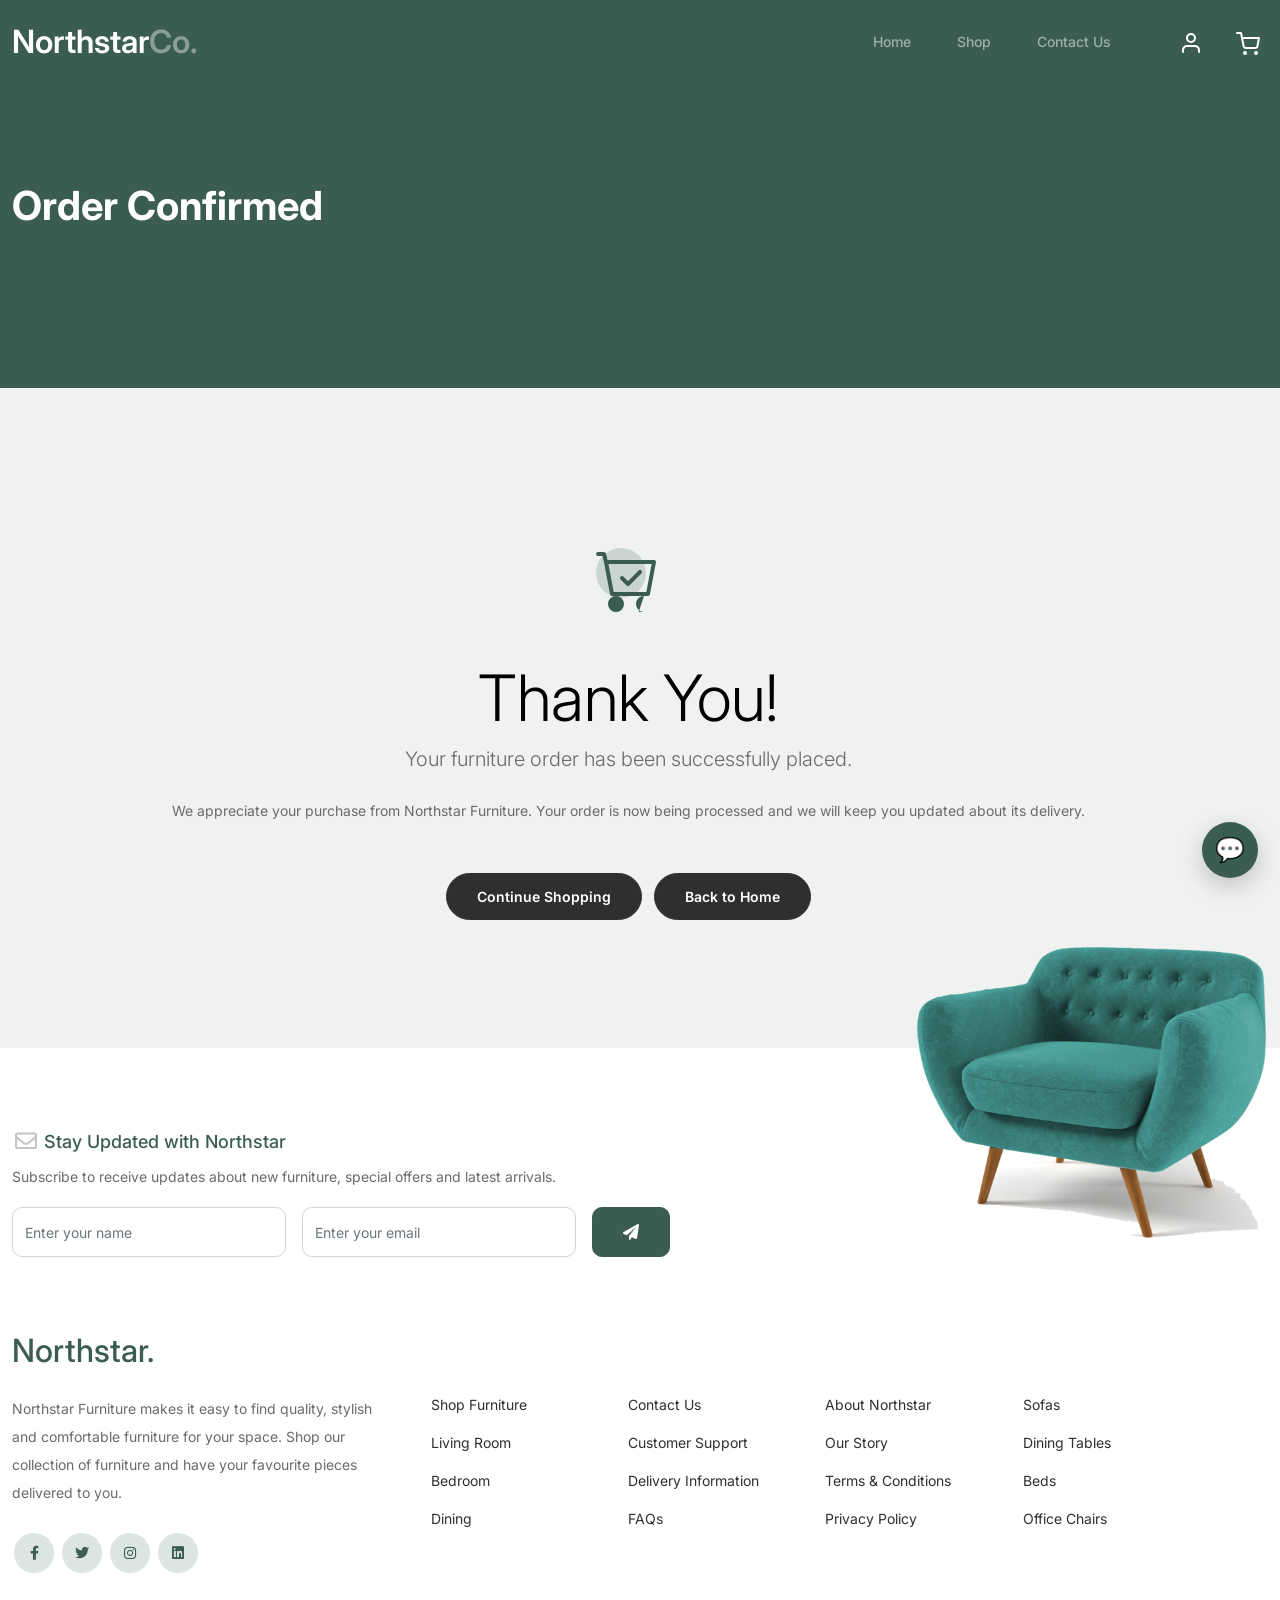
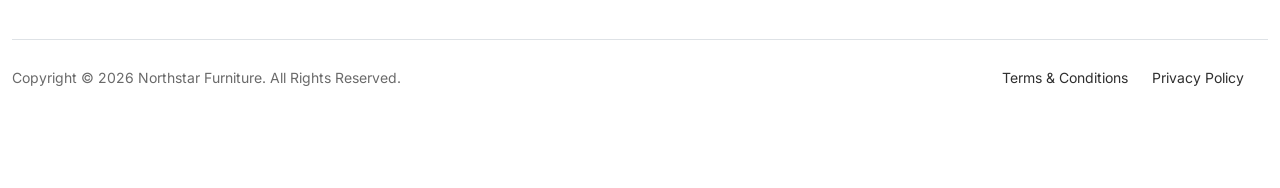
<file: thankyou.html>
<!doctype html>
<html lang="en">
  <head>
    <meta charset="utf-8" />
    <meta name="viewport" content="width=device-width, initial-scale=1, shrink-to-fit=no"/>
    <meta name="author" content="Northstar Furniture" />
    <link rel="shortcut icon" href="favicon.png" />
    <meta name="description" content="Thank you for shopping with Northstar Furniture. Your furniture order has been successfully placed."/>
    <meta name="keywords" content="Northstar Furniture, furniture Kenya, furniture shop, sofas, chairs, tables, home furniture"
    />

    <!-- Bootstrap CSS -->
    <link href="css/bootstrap.min.css" rel="stylesheet" />
    <link href="https://cdnjs.cloudflare.com/ajax/libs/font-awesome/6.0.0-beta3/css/all.min.css" rel="stylesheet"/>
    <link href="css/tiny-slider.css" rel="stylesheet" />
    <link href="css/style.css" rel="stylesheet" />

    <title>Order Successful | Northstar Furniture</title>
  </head>

  <body>
    <!-- Start Header/Navigation -->
    <nav
      class="custom-navbar navbar navbar-expand-md navbar-dark bg-dark"
      aria-label="Northstar Furniture navigation bar"
    >
      <div class="container">
        <a class="navbar-brand" href="index.html"> Northstar<span>Co.</span> </a>

        <button
          class="navbar-toggler"
          type="button"
          data-bs-toggle="collapse"
          data-bs-target="#navbarsNorthstar"
          aria-controls="navbarsNorthstar"
          aria-expanded="false"
          aria-label="Toggle navigation"
        >
          <span class="navbar-toggler-icon"></span>
        </button>

        <div class="collapse navbar-collapse" id="navbarsNorthstar">
          <ul class="custom-navbar-nav navbar-nav ms-auto mb-2 mb-md-0">
            <li class="nav-item">
              <a class="nav-link" href="index.html">Home</a>
            </li>

            <li>
              <a class="nav-link" href="shop.html">Shop</a>
            </li>

            <li>
              <a class="nav-link" href="contact.html">Contact Us</a>
            </li>
          </ul>

          <ul class="custom-navbar-cta navbar-nav mb-2 mb-md-0 ms-5">
            <!-- User -->
            <li>
              <a class="nav-link" href="login.html" aria-label="Account">
                <img src="images/user.svg" alt="Account" />
              </a>
            </li>

            <!-- Cart -->
            <li>
              <a class="nav-link" href="cart.html" aria-label="Shopping cart">
                <img src="images/cart.svg" alt="Shopping Cart" />
              </a>
            </li>
          </ul>
        </div>
      </div>
    </nav>
    <!-- End Header/Navigation -->

    <!-- Start Hero Section -->
    <div class="hero">
      <div class="container">
        <div class="row justify-content-between">
          <div class="col-lg-5">
            <div class="intro-excerpt">
              <h1>Order Confirmed</h1>
            </div>
          </div>

          <div class="col-lg-7"></div>
        </div>
      </div>
    </div>
    <!-- End Hero Section -->

    <!-- Start Thank You Section -->

    <div class="untree_co-section">
      <div class="container">
        <div class="row">
          <div class="col-md-12 text-center pt-5">
            <!-- Success Icon -->
            <span class="display-3 thankyou-icon text-primary">
              <svg
                width="1em"
                height="1em"
                viewBox="0 0 16 16"
                class="bi bi-cart-check mb-5"
                fill="currentColor"
                xmlns="http://www.w3.org/2000/svg"
              >
                <path
                  fill-rule="evenodd"
                  d="M11.354 5.646a.5.5 0 0 1 0 .708l-3 3a.5.5 0 0 1-.708 0l-1.5-1.5a.5.5 0 1 1 .708-.708L8 8.293l2.646-2.647a.5.5 0 0 1 .708 0z"
                />

                <path
                  fill-rule="evenodd"
                  d="M0 1.5A.5.5 0 0 1 .5 1H2a.5.5 0 0 1 .485.379L2.89 3H14.5a.5.5 0 0 1 .491.592l-1.5 8A.5.5 0 0 1 13 12H4a.5.5 0 0 1-.491-.408L2.01 3.607 1.61 2H.5a.5.5 0 0 1-.5-.5zM3.102 4l1.313 7h8.17l1.313-7H3.102zM5 12a2 2 0 1 0 0 4 2 2 0 0 0 0-4zm7 0a2 2 0 1 0 0 4 2 2 0 0 0-2 2 2 0 0 0-2-2zm-7 1a1 1 0 1 0 0 2 1 1 0 0 0-1-2zm7 0a1 1 0 1 0 0 2 1 1 0 0 0-1-2z"
                />
              </svg>
            </span>

            <!-- Confirmation Message -->

            <h2 class="display-3 text-black">Thank You!</h2>

            <p class="lead mb-3">
              Your furniture order has been successfully placed.
            </p><p class="mb-4" id="confirmedOrder"></p>

            <p class="mb-5">
              We appreciate your purchase from Northstar Furniture. Your order
              is now being processed and we will keep you updated about its
              delivery.
            </p>

            <!-- Action Buttons -->

            <p>
              <a href="shop.html" class="btn btn-sm btn-outline-black me-2">
                Continue Shopping
              </a>

              <a href="index.html" class="btn btn-sm btn-black">
                Back to Home
              </a>
            </p>
          </div>
        </div>
      </div>
    </div>

    <!-- End Thank You Section -->

    <!-- Start Footer Section -->

    <footer class="footer-section">
      <div class="container relative">
        <!-- Decorative Sofa -->

        <div class="sofa-img">
          <img
            src="images/sofa.png"
            alt="Northstar Furniture sofa"
            class="img-fluid"
          />
        </div>

        <!-- Newsletter -->

        <div class="row">
          <div class="col-lg-8">
            <div class="subscription-form">
              <h3 class="d-flex align-items-center">
                <span class="me-1">
                  <img
                    src="images/envelope-outline.svg"
                    alt="Newsletter"
                    class="img-fluid"
                  />
                </span>

                <span>Stay Updated with Northstar</span>
              </h3>

              <p>
                Subscribe to receive updates about new furniture, special offers
                and latest arrivals.
              </p>

              <form action="#" class="row g-3">
                <div class="col-auto">
                  <input
                    type="text"
                    class="form-control"
                    placeholder="Enter your name"
                    aria-label="Your name"
                  />
                </div>

                <div class="col-auto">
                  <input
                    type="email"
                    class="form-control"
                    placeholder="Enter your email"
                    aria-label="Your email"
                  />
                </div>

                <div class="col-auto">
                  <button
                    class="btn btn-primary"
                    type="submit"
                    aria-label="Subscribe"
                  >
                    <span class="fa fa-paper-plane"></span>
                  </button>
                </div>
              </form>
            </div>
          </div>
        </div>

        <!-- Footer Main Content -->

        <div class="row g-5 mb-5">
          <!-- Brand -->

          <div class="col-lg-4">
            <div class="mb-4 footer-logo-wrap">
              <a href="index.html" class="footer-logo">
                Northstar<span>.</span>
              </a>
            </div>

            <p class="mb-4">
              Northstar Furniture makes it easy to find quality, stylish and
              comfortable furniture for your space. Shop our collection of
              furniture and have your favourite pieces delivered to you.
            </p>

            <!-- Social Media -->

            <ul class="list-unstyled custom-social">
              <li>
                <a href="#" aria-label="Facebook">
                  <span class="fa fa-brands fa-facebook-f"></span>
                </a>
              </li>

              <li>
                <a href="#" aria-label="Twitter">
                  <span class="fa fa-brands fa-twitter"></span>
                </a>
              </li>

              <li>
                <a href="#" aria-label="Instagram">
                  <span class="fa fa-brands fa-instagram"></span>
                </a>
              </li>

              <li>
                <a href="#" aria-label="LinkedIn">
                  <span class="fa fa-brands fa-linkedin"></span>
                </a>
              </li>
            </ul>
          </div>

          <!-- Footer Links -->

          <div class="col-lg-8">
            <div class="row links-wrap">
              <!-- Shop -->

              <div class="col-6 col-sm-6 col-md-3">
                <ul class="list-unstyled">
                  <li>
                    <a href="shop.html">Shop Furniture</a>
                  </li>

                  <li>
                    <a href="shop.html">Living Room</a>
                  </li>

                  <li>
                    <a href="shop.html">Bedroom</a>
                  </li>

                  <li>
                    <a href="shop.html">Dining</a>
                  </li>
                </ul>
              </div>

              <!-- Customer Support -->

              <div class="col-6 col-sm-6 col-md-3">
                <ul class="list-unstyled">
                  <li>
                    <a href="contact.html">Contact Us</a>
                  </li>

                  <li>
                    <a href="#">Customer Support</a>
                  </li>

                  <li>
                    <a href="#">Delivery Information</a>
                  </li>

                  <li>
                    <a href="#">FAQs</a>
                  </li>
                </ul>
              </div>

              <!-- Company -->

              <div class="col-6 col-sm-6 col-md-3">
                <ul class="list-unstyled">
                  <li>
                    <a href="#">About Northstar</a>
                  </li>

                  <li>
                    <a href="#">Our Story</a>
                  </li>

                  <li>
                    <a href="#">Terms & Conditions</a>
                  </li>

                  <li>
                    <a href="#">Privacy Policy</a>
                  </li>
                </ul>
              </div>

              <!-- Popular Furniture -->

              <div class="col-6 col-sm-6 col-md-3">
                <ul class="list-unstyled">
                  <li>
                    <a href="shop.html">Sofas</a>
                  </li>

                  <li>
                    <a href="shop.html">Dining Tables</a>
                  </li>

                  <li>
                    <a href="shop.html">Beds</a>
                  </li>

                  <li>
                    <a href="shop.html">Office Chairs</a>
                  </li>
                </ul>
              </div>
            </div>
          </div>
        </div>

        <!-- Copyright -->

        <div class="border-top copyright">
          <div class="row pt-4">
            <div class="col-lg-6">
              <p class="mb-2 text-center text-lg-start">
                Copyright &copy;
                <script>
                  document.write(new Date().getFullYear());
                </script>

                Northstar Furniture. All Rights Reserved.
              </p>
            </div>

            <div class="col-lg-6 text-center text-lg-end">
              <ul class="list-unstyled d-inline-flex ms-auto">
                <li class="me-4">
                  <a href="#"> Terms &amp; Conditions </a>
                </li>

                <li>
                  <a href="#"> Privacy Policy </a>
                </li>
              </ul>
            </div>
          </div>
        </div>
      </div>
    </footer>

    <!-- End Footer Section -->

    <!-- JavaScript -->

    <script src="js/bootstrap.bundle.min.js"></script>
    <script src="js/tiny-slider.js"></script>
    <script src="js/custom.js"></script>
<script src="js/app.js"></script>
<script>
document.addEventListener("DOMContentLoaded", function () {
  const order = new URLSearchParams(window.location.search).get("order");
  const el = document.getElementById("confirmedOrder");
  if (order && el) el.innerHTML = "Order number: <strong>" + order.replace(/[<>&\"']/g, "") + "</strong>";
});
</script>

  </body>
</html>
</file>
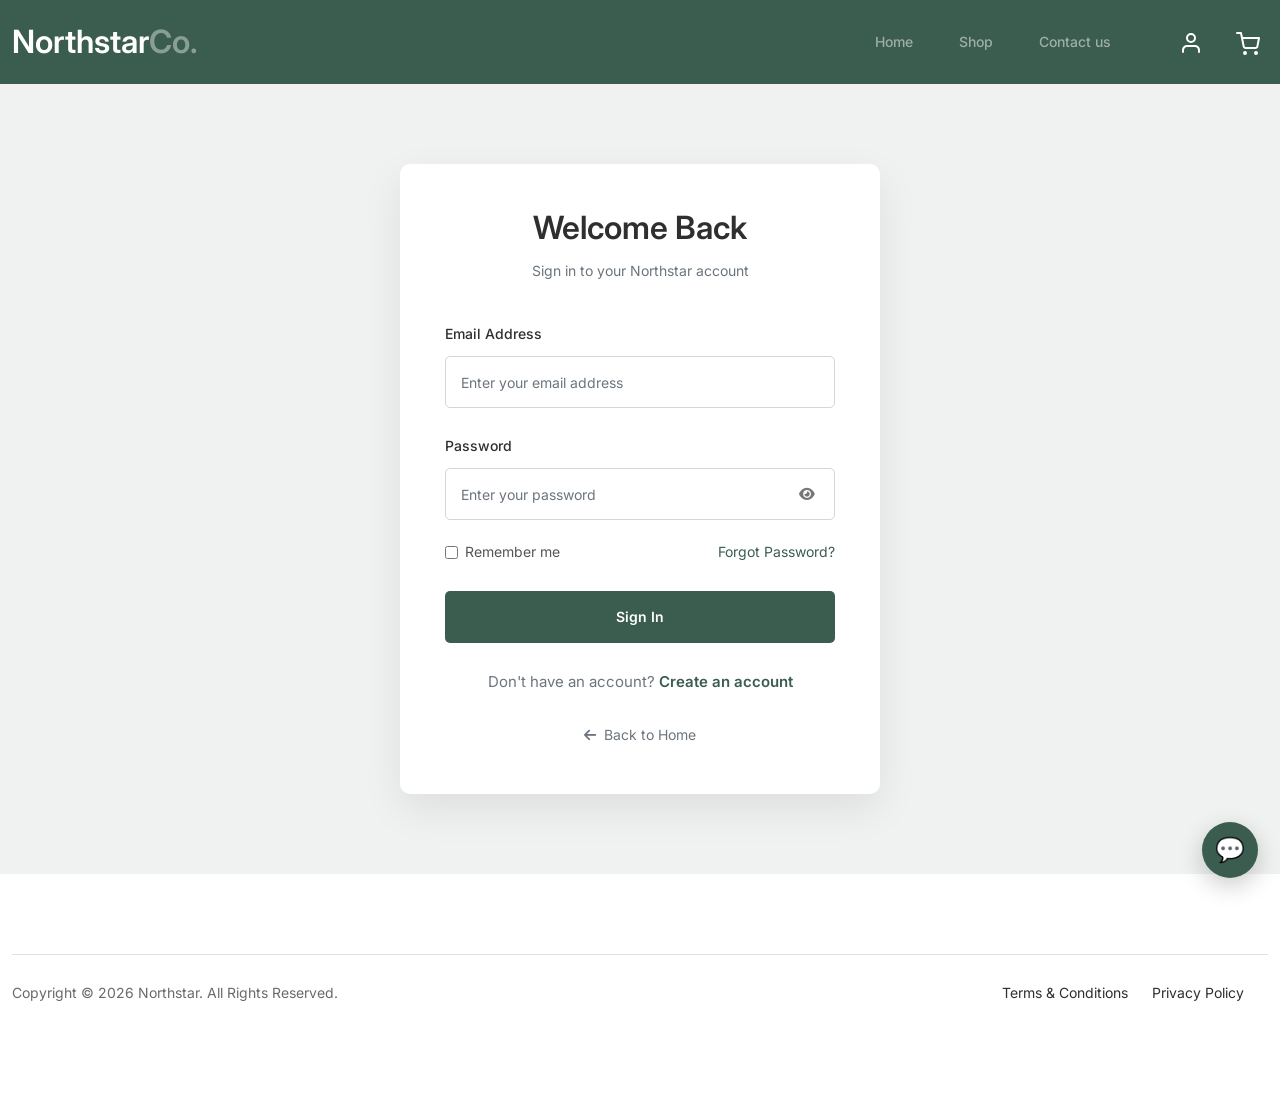
<file: track-order.html>
<!doctype html>
<html lang="en">
<head>
<meta charset="utf-8">
<meta name="viewport" content="width=device-width, initial-scale=1, shrink-to-fit=no">
<meta name="description" content="Northstar Furniture customer account">
<title>Track My Order | Northstar Furniture</title>
<link rel="shortcut icon" href="favicon.png">
<link href="css/bootstrap.min.css" rel="stylesheet">
<link href="https://cdnjs.cloudflare.com/ajax/libs/font-awesome/6.0.0-beta3/css/all.min.css" rel="stylesheet">
<link href="css/style.css" rel="stylesheet">
<style>
.tracking-step.done strong { color:#3b5d50; }
.tracking-step small { line-height:1.45; }


.account-card { background:#fff; border-radius:8px; padding:30px; box-shadow:0 8px 30px rgba(0,0,0,.06); }
.tracking-step { display:flex; gap:15px; padding:15px 0; border-bottom:1px solid #eee; }
.tracking-dot { width:32px; height:32px; border-radius:50%; border:2px solid #3b5d50; display:flex; align-items:center; justify-content:center; flex:0 0 32px; color:#3b5d50; }
.tracking-step.done .tracking-dot { background:#3b5d50; color:#fff; }
.tracking-step small { display:block; color:#777; margin-top:3px; }
.cart-count { position:absolute; top:0; right:0; min-width:18px; height:18px; border-radius:50%; background:#f8f9fa; color:#3b5d50; font-size:11px; align-items:center; justify-content:center; font-weight:700; }
</style>
</head>
<body>
<nav class="custom-navbar navbar navbar-expand-md navbar-dark bg-dark" aria-label="Northstar navigation bar">
<div class="container">
<a class="navbar-brand" href="index.html">Northstar<span>Co.</span></a>
<button class="navbar-toggler" type="button" data-bs-toggle="collapse" data-bs-target="#navbarsNorthstar" aria-controls="navbarsNorthstar" aria-expanded="false" aria-label="Toggle navigation"><span class="navbar-toggler-icon"></span></button>
<div class="collapse navbar-collapse" id="navbarsNorthstar">
<ul class="custom-navbar-nav navbar-nav ms-auto mb-2 mb-md-0">
<li class="nav-item"><a class="nav-link" href="index.html">Home</a></li>
<li class="nav-item"><a class="nav-link" href="shop.html">Shop</a></li>
<li class="nav-item"><a class="nav-link" href="contact.html">Contact Us</a></li>
</ul>
<ul class="custom-navbar-cta navbar-nav mb-2 mb-md-0 ms-5">
<li><a class="nav-link" href="account.html" aria-label="My Account"><img src="images/user.svg" alt="My Account"></a></li>
<li><a class="nav-link" href="cart.html" aria-label="Shopping Cart"><img src="images/cart.svg" alt="Shopping Cart"></a></li>
</ul>
</div></div></nav>
<div class="hero"><div class="container"><div class="row"><div class="col-lg-6"><div class="intro-excerpt"><h1>Track My Order</h1></div></div></div></div></div>
<div class="untree_co-section"><div class="container"><div id="trackTools"></div><div id="trackingRoot" class="account-card">Loading...</div></div></div>
<script src="js/bootstrap.bundle.min.js"></script>
<script src="js/custom.js"></script>
<script src="js/app.js"></script>
</body>
</html>
</file>
<file: css/tiny-slider.css>
.tns-outer{padding:0 !important}.tns-outer [hidden]{display:none !important}.tns-outer [aria-controls],.tns-outer [data-action]{cursor:pointer}.tns-slider{-webkit-transition:all 0s;-moz-transition:all 0s;transition:all 0s}.tns-slider>.tns-item{-webkit-box-sizing:border-box;-moz-box-sizing:border-box;box-sizing:border-box}.tns-horizontal.tns-subpixel{white-space:nowrap}.tns-horizontal.tns-subpixel>.tns-item{display:inline-block;vertical-align:top;white-space:normal}.tns-horizontal.tns-no-subpixel:after{content:'';display:table;clear:both}.tns-horizontal.tns-no-subpixel>.tns-item{float:left}.tns-horizontal.tns-carousel.tns-no-subpixel>.tns-item{margin-right:-100%}.tns-no-calc{position:relative;left:0}.tns-gallery{position:relative;left:0;min-height:1px}.tns-gallery>.tns-item{position:absolute;left:-100%;-webkit-transition:transform 0s, opacity 0s;-moz-transition:transform 0s, opacity 0s;transition:transform 0s, opacity 0s}.tns-gallery>.tns-slide-active{position:relative;left:auto !important}.tns-gallery>.tns-moving{-webkit-transition:all 0.25s;-moz-transition:all 0.25s;transition:all 0.25s}.tns-autowidth{display:inline-block}.tns-lazy-img{-webkit-transition:opacity 0.6s;-moz-transition:opacity 0.6s;transition:opacity 0.6s;opacity:0.6}.tns-lazy-img.tns-complete{opacity:1}.tns-ah{-webkit-transition:height 0s;-moz-transition:height 0s;transition:height 0s}.tns-ovh{overflow:hidden}.tns-visually-hidden{position:absolute;left:-10000em}.tns-transparent{opacity:0;visibility:hidden}.tns-fadeIn{opacity:1;filter:alpha(opacity=100);z-index:0}.tns-normal,.tns-fadeOut{opacity:0;filter:alpha(opacity=0);z-index:-1}.tns-vpfix{white-space:nowrap}.tns-vpfix>div,.tns-vpfix>li{display:inline-block}.tns-t-subp2{margin:0 auto;width:310px;position:relative;height:10px;overflow:hidden}.tns-t-ct{width:2333.3333333%;width:-webkit-calc(100% * 70 / 3);width:-moz-calc(100% * 70 / 3);width:calc(100% * 70 / 3);position:absolute;right:0}.tns-t-ct:after{content:'';display:table;clear:both}.tns-t-ct>div{width:1.4285714%;width:-webkit-calc(100% / 70);width:-moz-calc(100% / 70);width:calc(100% / 70);height:10px;float:left}

/*# sourceMappingURL=sourcemaps/tiny-slider.css.map */
</file>
<file: css/style.css>
@import url("https://fonts.googleapis.com/css2?family=Inter:wght@400;500;600;700;800&display=swap");
body {
  overflow-x: hidden;
  position: relative;
}

body {
  font-family: "Inter", sans-serif;
  font-weight: 400;
  line-height: 28px;
  color: #6a6a6a;
  font-size: 14px;
  background-color: #eff2f1;
}

a {
  text-decoration: none;
  -webkit-transition: 0.3s all ease;
  -o-transition: 0.3s all ease;
  transition: 0.3s all ease;
  color: #2f2f2f;
  text-decoration: underline;
}
a:hover {
  color: #2f2f2f;
  text-decoration: none;
}
a.more {
  font-weight: 600;
}

.custom-navbar {
  background: #3b5d50 !important;
  padding-top: 20px;
  padding-bottom: 20px;
}
.custom-navbar .navbar-brand {
  font-size: 32px;
  font-weight: 600;
}
.custom-navbar .navbar-brand > span {
  opacity: 0.4;
}
.custom-navbar .navbar-toggler {
  border-color: transparent;
}
.custom-navbar .navbar-toggler:active,
.custom-navbar .navbar-toggler:focus {
  -webkit-box-shadow: none;
  box-shadow: none;
  outline: none;
}
@media (min-width: 992px) {
  .custom-navbar .custom-navbar-nav li {
    margin-left: 15px;
    margin-right: 15px;
  }
}
.custom-navbar .custom-navbar-nav li a {
  font-weight: 500;
  color: #ffffff !important;
  opacity: 0.5;
  -webkit-transition: 0.3s all ease;
  -o-transition: 0.3s all ease;
  transition: 0.3s all ease;
  position: relative;
}
@media (min-width: 768px) {
  .custom-navbar .custom-navbar-nav li a:before {
    content: "";
    position: absolute;
    bottom: 0;
    left: 8px;
    right: 8px;
    background: #f9bf29;
    height: 5px;
    opacity: 1;
    visibility: visible;
    width: 0;
    -webkit-transition: 0.15s all ease-out;
    -o-transition: 0.15s all ease-out;
    transition: 0.15s all ease-out;
  }
}
.custom-navbar .custom-navbar-nav li a:hover {
  opacity: 1;
}
.custom-navbar .custom-navbar-nav li a:hover:before {
  width: calc(100% - 16px);
}
.custom-navbar .custom-navbar-nav li.active a {
  opacity: 1;
}
.custom-navbar .custom-navbar-nav li.active a:before {
  width: calc(100% - 16px);
}
.custom-navbar .custom-navbar-cta {
  margin-left: 0 !important;
  -webkit-box-orient: horizontal;
  -webkit-box-direction: normal;
  -ms-flex-direction: row;
  flex-direction: row;
}
@media (min-width: 768px) {
  .custom-navbar .custom-navbar-cta {
    margin-left: 40px !important;
  }
}
.custom-navbar .custom-navbar-cta li {
  margin-left: 0px;
  margin-right: 0px;
}
.custom-navbar .custom-navbar-cta li:first-child {
  margin-right: 20px;
}

.hero {
  background: #3b5d50;
  padding: calc(4rem - 30px) 0 0rem 0;
}
@media (min-width: 768px) {
  .hero {
    padding: calc(4rem - 30px) 0 4rem 0;
  }
}
@media (min-width: 992px) {
  .hero {
    padding: calc(8rem - 30px) 0 8rem 0;
  }
}
.hero .intro-excerpt {
  position: relative;
  z-index: 4;
}
@media (min-width: 992px) {
  .hero .intro-excerpt {
    max-width: 450px;
  }
}
.hero h1 {
  font-weight: 700;
  color: #ffffff;
  margin-bottom: 30px;
}
@media (min-width: 1400px) {
  .hero h1 {
    font-size: 54px;
  }
}
.hero p {
  color: rgba(255, 255, 255, 0.5);
  margin-botom: 30px;
}
.hero .hero-img-wrap {
  position: relative;
}
.hero .hero-img-wrap img {
  position: relative;
  top: 0px;
  right: 0px;
  z-index: 2;
  max-width: 780px;
  left: -20px;
}
@media (min-width: 768px) {
  .hero .hero-img-wrap img {
    right: 0px;
    left: -100px;
  }
}
@media (min-width: 992px) {
  .hero .hero-img-wrap img {
    left: 0px;
    top: -80px;
    position: absolute;
    right: -50px;
  }
}
@media (min-width: 1200px) {
  .hero .hero-img-wrap img {
    left: 0px;
    top: -80px;
    right: -100px;
  }
}
.hero .hero-img-wrap:after {
  content: "";
  position: absolute;
  width: 255px;
  height: 217px;
  background-image: url("../images/dots-light.svg");
  background-size: contain;
  background-repeat: no-repeat;
  right: -100px;
  top: -0px;
}
@media (min-width: 1200px) {
  .hero .hero-img-wrap:after {
    top: -40px;
  }
}

.btn {
  font-weight: 600;
  padding: 12px 30px;
  border-radius: 30px;
  color: #ffffff;
  background: #2f2f2f;
  border-color: #2f2f2f;
}
.btn:hover {
  color: #ffffff;
  background: #222222;
  border-color: #222222;
}
.btn:active,
.btn:focus {
  outline: none !important;
  -webkit-box-shadow: none;
  box-shadow: none;
}
.btn.btn-primary {
  background: #3b5d50;
  border-color: #3b5d50;
}
.btn.btn-primary:hover {
  background: #314d43;
  border-color: #314d43;
}
.btn.btn-secondary {
  color: #2f2f2f;
  background: #f9bf29;
  border-color: #f9bf29;
}
.btn.btn-secondary:hover {
  background: #f8b810;
  border-color: #f8b810;
}
.btn.btn-white-outline {
  background: transparent;
  border-width: 2px;
  border-color: rgba(255, 255, 255, 0.3);
}
.btn.btn-white-outline:hover {
  border-color: white;
  color: #ffffff;
}

.section-title {
  color: #2f2f2f;
}

.product-section {
  padding: 7rem 0;
}
.product-section .product-item {
  text-align: center;
  text-decoration: none;
  display: block;
  position: relative;
  padding-bottom: 50px;
  cursor: pointer;
}
.product-section .product-item .product-thumbnail {
  margin-bottom: 30px;
  position: relative;
  top: 0;
  -webkit-transition: 0.3s all ease;
  -o-transition: 0.3s all ease;
  transition: 0.3s all ease;
}
.product-section .product-item h3 {
  font-weight: 600;
  font-size: 16px;
}
.product-section .product-item strong {
  font-weight: 800 !important;
  font-size: 18px !important;
}
.product-section .product-item h3,
.product-section .product-item strong {
  color: #2f2f2f;
  text-decoration: none;
}
.product-section .product-item .icon-cross {
  position: absolute;
  width: 35px;
  height: 35px;
  display: inline-block;
  background: #2f2f2f;
  bottom: 15px;
  left: 50%;
  -webkit-transform: translateX(-50%);
  -ms-transform: translateX(-50%);
  transform: translateX(-50%);
  margin-bottom: -17.5px;
  border-radius: 50%;
  opacity: 0;
  visibility: hidden;
  -webkit-transition: 0.3s all ease;
  -o-transition: 0.3s all ease;
  transition: 0.3s all ease;
}
.product-section .product-item .icon-cross img {
  position: absolute;
  left: 50%;
  top: 50%;
  -webkit-transform: translate(-50%, -50%);
  -ms-transform: translate(-50%, -50%);
  transform: translate(-50%, -50%);
}
.product-section .product-item:before {
  bottom: 0;
  left: 0;
  right: 0;
  position: absolute;
  content: "";
  background: #dce5e4;
  height: 0%;
  z-index: -1;
  border-radius: 10px;
  -webkit-transition: 0.3s all ease;
  -o-transition: 0.3s all ease;
  transition: 0.3s all ease;
}
.product-section .product-item:hover .product-thumbnail {
  top: -25px;
}
.product-section .product-item:hover .icon-cross {
  bottom: 0;
  opacity: 1;
  visibility: visible;
}
.product-section .product-item:hover:before {
  height: 70%;
}

.why-choose-section {
  padding: 7rem 0;
}
.why-choose-section .img-wrap {
  position: relative;
}
.why-choose-section .img-wrap:before {
  position: absolute;
  content: "";
  width: 255px;
  height: 217px;
  background-image: url("../images/dots-yellow.svg");
  background-repeat: no-repeat;
  background-size: contain;
  -webkit-transform: translate(-40%, -40%);
  -ms-transform: translate(-40%, -40%);
  transform: translate(-40%, -40%);
  z-index: -1;
}
.why-choose-section .img-wrap img {
  border-radius: 20px;
}

.feature {
  margin-bottom: 30px;
}
.feature .icon {
  display: inline-block;
  position: relative;
  margin-bottom: 20px;
}
.feature .icon:before {
  content: "";
  width: 33px;
  height: 33px;
  position: absolute;
  background: rgba(59, 93, 80, 0.2);
  border-radius: 50%;
  right: -8px;
  bottom: 0;
}
.feature h3 {
  font-size: 14px;
  color: #2f2f2f;
}
.feature p {
  font-size: 14px;
  line-height: 22px;
  color: #6a6a6a;
}

.we-help-section {
  padding: 7rem 0;
}
.we-help-section .imgs-grid {
  display: -ms-grid;
  display: grid;
  -ms-grid-columns: (1fr) [27];
  grid-template-columns: repeat(27, 1fr);
  position: relative;
}
.we-help-section .imgs-grid:before {
  position: absolute;
  content: "";
  width: 255px;
  height: 217px;
  background-image: url("../images/dots-green.svg");
  background-size: contain;
  background-repeat: no-repeat;
  -webkit-transform: translate(-40%, -40%);
  -ms-transform: translate(-40%, -40%);
  transform: translate(-40%, -40%);
  z-index: -1;
}
.we-help-section .imgs-grid .grid {
  position: relative;
}
.we-help-section .imgs-grid .grid img {
  border-radius: 20px;
  max-width: 100%;
}
.we-help-section .imgs-grid .grid.grid-1 {
  -ms-grid-column: 1;
  -ms-grid-column-span: 18;
  grid-column: 1 / span 18;
  -ms-grid-row: 1;
  -ms-grid-row-span: 27;
  grid-row: 1 / span 27;
}
.we-help-section .imgs-grid .grid.grid-2 {
  -ms-grid-column: 19;
  -ms-grid-column-span: 27;
  grid-column: 19 / span 27;
  -ms-grid-row: 1;
  -ms-grid-row-span: 5;
  grid-row: 1 / span 5;
  padding-left: 20px;
}
.we-help-section .imgs-grid .grid.grid-3 {
  -ms-grid-column: 14;
  -ms-grid-column-span: 16;
  grid-column: 14 / span 16;
  -ms-grid-row: 6;
  -ms-grid-row-span: 27;
  grid-row: 6 / span 27;
  padding-top: 20px;
}

.custom-list {
  width: 100%;
}
.custom-list li {
  display: inline-block;
  width: calc(50% - 20px);
  margin-bottom: 12px;
  line-height: 1.5;
  position: relative;
  padding-left: 20px;
}
.custom-list li:before {
  content: "";
  width: 8px;
  height: 8px;
  border-radius: 50%;
  border: 2px solid #3b5d50;
  position: absolute;
  left: 0;
  top: 8px;
}

.popular-product {
  padding: 0 0 7rem 0;
}
.popular-product .product-item-sm h3 {
  font-size: 14px;
  font-weight: 700;
  color: #2f2f2f;
}
.popular-product .product-item-sm a {
  text-decoration: none;
  color: #2f2f2f;
  -webkit-transition: 0.3s all ease;
  -o-transition: 0.3s all ease;
  transition: 0.3s all ease;
}
.popular-product .product-item-sm a:hover {
  color: rgba(47, 47, 47, 0.5);
}
.popular-product .product-item-sm p {
  line-height: 1.4;
  margin-bottom: 10px;
  font-size: 14px;
}
.popular-product .product-item-sm .thumbnail {
  margin-right: 10px;
  -webkit-box-flex: 0;
  -ms-flex: 0 0 120px;
  flex: 0 0 120px;
  position: relative;
}
.popular-product .product-item-sm .thumbnail:before {
  content: "";
  position: absolute;
  border-radius: 20px;
  background: #dce5e4;
  width: 98px;
  height: 98px;
  top: 50%;
  left: 50%;
  -webkit-transform: translate(-50%, -50%);
  -ms-transform: translate(-50%, -50%);
  transform: translate(-50%, -50%);
  z-index: -1;
}

.testimonial-section {
  padding: 3rem 0 7rem 0;
}

.testimonial-slider-wrap {
  position: relative;
}
.testimonial-slider-wrap .tns-inner {
  padding-top: 30px;
}
.testimonial-slider-wrap .item .testimonial-block blockquote {
  font-size: 16px;
}
@media (min-width: 768px) {
  .testimonial-slider-wrap .item .testimonial-block blockquote {
    line-height: 32px;
    font-size: 18px;
  }
}
.testimonial-slider-wrap .item .testimonial-block .author-info .author-pic {
  margin-bottom: 20px;
}
.testimonial-slider-wrap .item .testimonial-block .author-info .author-pic img {
  max-width: 80px;
  border-radius: 50%;
}
.testimonial-slider-wrap .item .testimonial-block .author-info h3 {
  font-size: 14px;
  font-weight: 700;
  color: #2f2f2f;
  margin-bottom: 0;
}
.testimonial-slider-wrap #testimonial-nav {
  position: absolute;
  top: 50%;
  z-index: 99;
  width: 100%;
  display: none;
}
@media (min-width: 768px) {
  .testimonial-slider-wrap #testimonial-nav {
    display: block;
  }
}
.testimonial-slider-wrap #testimonial-nav > span {
  cursor: pointer;
  position: absolute;
  width: 58px;
  height: 58px;
  line-height: 58px;
  border-radius: 50%;
  background: rgba(59, 93, 80, 0.1);
  color: #2f2f2f;
  -webkit-transition: 0.3s all ease;
  -o-transition: 0.3s all ease;
  transition: 0.3s all ease;
}
.testimonial-slider-wrap #testimonial-nav > span:hover {
  background: #3b5d50;
  color: #ffffff;
}
.testimonial-slider-wrap #testimonial-nav .prev {
  left: -10px;
}
.testimonial-slider-wrap #testimonial-nav .next {
  right: 0;
}
.testimonial-slider-wrap .tns-nav {
  position: absolute;
  bottom: -50px;
  left: 50%;
  -webkit-transform: translateX(-50%);
  -ms-transform: translateX(-50%);
  transform: translateX(-50%);
}
.testimonial-slider-wrap .tns-nav button {
  background: none;
  border: none;
  display: inline-block;
  position: relative;
  width: 0 !important;
  height: 7px !important;
  margin: 2px;
}
.testimonial-slider-wrap .tns-nav button:active,
.testimonial-slider-wrap .tns-nav button:focus,
.testimonial-slider-wrap .tns-nav button:hover {
  outline: none;
  -webkit-box-shadow: none;
  box-shadow: none;
  background: none;
}
.testimonial-slider-wrap .tns-nav button:before {
  display: block;
  width: 7px;
  height: 7px;
  left: 0;
  top: 0;
  position: absolute;
  content: "";
  border-radius: 50%;
  -webkit-transition: 0.3s all ease;
  -o-transition: 0.3s all ease;
  transition: 0.3s all ease;
  background-color: #d6d6d6;
}
.testimonial-slider-wrap .tns-nav button:hover:before,
.testimonial-slider-wrap .tns-nav button.tns-nav-active:before {
  background-color: #3b5d50;
}

.before-footer-section {
  padding: 7rem 0 12rem 0 !important;
}

.blog-section {
  padding: 7rem 0 12rem 0;
}
.blog-section .post-entry a {
  text-decoration: none;
}
.blog-section .post-entry .post-thumbnail {
  display: block;
  margin-bottom: 20px;
}
.blog-section .post-entry .post-thumbnail img {
  border-radius: 20px;
  -webkit-transition: 0.3s all ease;
  -o-transition: 0.3s all ease;
  transition: 0.3s all ease;
}
.blog-section .post-entry .post-content-entry {
  padding-left: 15px;
  padding-right: 15px;
}
.blog-section .post-entry .post-content-entry h3 {
  font-size: 16px;
  margin-bottom: 0;
  font-weight: 600;
  margin-bottom: 7px;
}
.blog-section .post-entry .post-content-entry .meta {
  font-size: 14px;
}
.blog-section .post-entry .post-content-entry .meta a {
  font-weight: 600;
}
.blog-section .post-entry:hover .post-thumbnail img,
.blog-section .post-entry:focus .post-thumbnail img {
  opacity: 0.7;
}

.footer-section {
  padding: 80px 0;
  background: #ffffff;
}
.footer-section .relative {
  position: relative;
}
.footer-section a {
  text-decoration: none;
  color: #2f2f2f;
  -webkit-transition: 0.3s all ease;
  -o-transition: 0.3s all ease;
  transition: 0.3s all ease;
}
.footer-section a:hover {
  color: rgba(47, 47, 47, 0.5);
}
.footer-section .subscription-form {
  margin-bottom: 40px;
  position: relative;
  z-index: 2;
  margin-top: 100px;
}
@media (min-width: 992px) {
  .footer-section .subscription-form {
    margin-top: 0px;
    margin-bottom: 80px;
  }
}
.footer-section .subscription-form h3 {
  font-size: 18px;
  font-weight: 500;
  color: #3b5d50;
}
.footer-section .subscription-form .form-control {
  height: 50px;
  border-radius: 10px;
  font-family: "Inter", sans-serif;
}
.footer-section .subscription-form .form-control:active,
.footer-section .subscription-form .form-control:focus {
  outline: none;
  -webkit-box-shadow: none;
  box-shadow: none;
  border-color: #3b5d50;
  -webkit-box-shadow: 0 1px 4px 0 rgba(0, 0, 0, 0.2);
  box-shadow: 0 1px 4px 0 rgba(0, 0, 0, 0.2);
}
.footer-section .subscription-form .form-control::-webkit-input-placeholder {
  font-size: 14px;
}
.footer-section .subscription-form .form-control::-moz-placeholder {
  font-size: 14px;
}
.footer-section .subscription-form .form-control:-ms-input-placeholder {
  font-size: 14px;
}
.footer-section .subscription-form .form-control:-moz-placeholder {
  font-size: 14px;
}
.footer-section .subscription-form .btn {
  border-radius: 10px !important;
}
.footer-section .sofa-img {
  position: absolute;
  top: -200px;
  z-index: 1;
  right: 0;
}
.footer-section .sofa-img img {
  max-width: 380px;
}
.footer-section .links-wrap {
  margin-top: 0px;
}
@media (min-width: 992px) {
  .footer-section .links-wrap {
    margin-top: 54px;
  }
}
.footer-section .links-wrap ul li {
  margin-bottom: 10px;
}
.footer-section .footer-logo-wrap .footer-logo {
  font-size: 32px;
  font-weight: 500;
  text-decoration: none;
  color: #3b5d50;
}
.footer-section .custom-social li {
  margin: 2px;
  display: inline-block;
}
.footer-section .custom-social li a {
  width: 40px;
  height: 40px;
  text-align: center;
  line-height: 40px;
  display: inline-block;
  background: #dce5e4;
  color: #3b5d50;
  border-radius: 50%;
}
.footer-section .custom-social li a:hover {
  background: #3b5d50;
  color: #ffffff;
}
.footer-section .border-top {
  border-color: #dce5e4;
}
.footer-section .border-top.copyright {
  font-size: 14px !important;
}

.untree_co-section {
  padding: 7rem 0;
}

.form-control {
  height: 50px;
  border-radius: 10px;
  font-family: "Inter", sans-serif;
}
.form-control:active,
.form-control:focus {
  outline: none;
  -webkit-box-shadow: none;
  box-shadow: none;
  border-color: #3b5d50;
  -webkit-box-shadow: 0 1px 4px 0 rgba(0, 0, 0, 0.2);
  box-shadow: 0 1px 4px 0 rgba(0, 0, 0, 0.2);
}
.form-control::-webkit-input-placeholder {
  font-size: 14px;
}
.form-control::-moz-placeholder {
  font-size: 14px;
}
.form-control:-ms-input-placeholder {
  font-size: 14px;
}
.form-control:-moz-placeholder {
  font-size: 14px;
}

.service {
  line-height: 1.5;
}
.service .service-icon {
  border-radius: 10px;
  -webkit-box-flex: 0;
  -ms-flex: 0 0 50px;
  flex: 0 0 50px;
  height: 50px;
  line-height: 50px;
  text-align: center;
  background: #3b5d50;
  margin-right: 20px;
  color: #ffffff;
}

textarea {
  height: auto !important;
}

.site-blocks-table {
  overflow: auto;
}
.site-blocks-table .product-thumbnail {
  width: 200px;
}
.site-blocks-table .btn {
  padding: 2px 10px;
}
.site-blocks-table thead th {
  padding: 30px;
  text-align: center;
  border-width: 0px !important;
  vertical-align: middle;
  color: rgba(0, 0, 0, 0.8);
  font-size: 18px;
}
.site-blocks-table td {
  padding: 20px;
  text-align: center;
  vertical-align: middle;
  color: rgba(0, 0, 0, 0.8);
}
.site-blocks-table tbody tr:first-child td {
  border-top: 1px solid #3b5d50 !important;
}
.site-blocks-table .btn {
  background: none !important;
  color: #000000;
  border: none;
  height: auto !important;
}

.site-block-order-table th {
  border-top: none !important;
  border-bottom-width: 1px !important;
}

.site-block-order-table td,
.site-block-order-table th {
  color: #000000;
}

.couponcode-wrap input {
  border-radius: 10px !important;
}

.text-primary {
  color: #3b5d50 !important;
}

.thankyou-icon {
  position: relative;
  color: #3b5d50;
}
.thankyou-icon:before {
  position: absolute;
  content: "";
  width: 50px;
  height: 50px;
  border-radius: 50%;
  background: rgba(59, 93, 80, 0.2);
}

/* Northstar cart badge */
.cart-count {
  position: absolute;
  top: 0;
  right: 0;
  min-width: 18px;
  height: 18px;
  border-radius: 50%;
  background: #f8f9fa;
  color: #3b5d50;
  font-size: 11px;
  align-items: center;
  justify-content: center;
  font-weight: 700;
}

/* Northstar customer tools */
.northstar-tools-nav {
  display: flex;
  flex-wrap: wrap;
  gap: 8px;
  align-items: center;
  padding: 12px 14px;
  background: #fff;
  border: 1px solid #e7e7e7;
  border-radius: 6px;
  box-shadow: 0 4px 18px rgba(0, 0, 0, 0.04);
}
.northstar-tools-nav a {
  display: inline-block;
  padding: 10px 15px;
  border-radius: 4px;
  color: #3b5d50;
  text-decoration: none;
  font-weight: 600;
  font-size: 14px;
}
.northstar-tools-nav a:hover,
.northstar-tools-nav a.active {
  background: #3b5d50;
  color: #fff;
}
.icon-cross {
  cursor: pointer;
}
.icon-cross.added {
  transform: scale(1.08);
  opacity: 0.75;
}

/* Northstar Assistant */
.northstar-chat-toggle {
  position: fixed;
  right: 22px;
  bottom: 22px;
  width: 56px;
  height: 56px;
  border: 0;
  border-radius: 50%;
  background: #3b5d50;
  color: #fff;
  box-shadow: 0 8px 24px rgba(0, 0, 0, 0.2);
  z-index: 1050;
  font-size: 24px;
}
.northstar-chat-panel {
  position: fixed;
  right: 22px;
  bottom: 88px;
  width: min(360px, calc(100vw - 30px));
  height: 500px;
  background: #fff;
  border-radius: 12px;
  box-shadow: 0 12px 40px rgba(0, 0, 0, 0.22);
  z-index: 1050;
  overflow: hidden;
  display: flex;
  flex-direction: column;
}
.northstar-chat-panel[hidden] {
  display: none;
}
.northstar-chat-header {
  background: #3b5d50;
  color: #fff;
  padding: 15px 16px;
  display: flex;
  justify-content: space-between;
  align-items: center;
}
.northstar-chat-header small {
  display: block;
  opacity: 0.8;
  margin-top: 2px;
}
.northstar-chat-header button {
  border: 0;
  background: transparent;
  color: #fff;
  font-size: 24px;
  line-height: 1;
}
.northstar-chat-messages {
  padding: 14px;
  overflow-y: auto;
  flex: 1;
  background: #f7f8f7;
}
.chat-message {
  max-width: 86%;
  padding: 9px 12px;
  border-radius: 12px;
  margin-bottom: 9px;
  white-space: pre-line;
  font-size: 14px;
  line-height: 1.45;
}
.chat-message.bot {
  background: #fff;
  color: #222;
  border: 1px solid #e7e7e7;
  border-top-left-radius: 3px;
}
.chat-message.user {
  margin-left: auto;
  background: #3b5d50;
  color: #fff;
  border-top-right-radius: 3px;
}
.northstar-chat-quick {
  padding: 8px 10px;
  display: flex;
  gap: 6px;
  overflow-x: auto;
  border-top: 1px solid #eee;
}
.northstar-chat-quick button {
  border: 1px solid #3b5d50;
  background: #fff;
  color: #3b5d50;
  border-radius: 15px;
  padding: 5px 9px;
  font-size: 12px;
  white-space: nowrap;
}
.northstar-chat-form {
  display: flex;
  gap: 7px;
  padding: 10px;
  border-top: 1px solid #eee;
}
.northstar-chat-form input {
  flex: 1;
  border: 1px solid #ddd;
  border-radius: 5px;
  padding: 9px;
}
.northstar-chat-form button {
  border: 0;
  background: #3b5d50;
  color: #fff;
  border-radius: 5px;
  padding: 0 14px;
}
@media (max-width: 575px) {
  .northstar-chat-panel {
    right: 10px;
    bottom: 78px;
  }
  .northstar-chat-toggle {
    right: 12px;
    bottom: 12px;
  }
  .northstar-tools-nav a {
    flex: 1;
    text-align: center;
  }
}

/* Northstar Add-to-cart tooltip and notifications */
.icon-cross[data-tooltip] {
  position: absolute;
}
.icon-cross[data-tooltip]::after {
  content: attr(data-tooltip);
  position: absolute;
  left: 50%;
  bottom: calc(100% + 10px);
  transform: translateX(-50%) translateY(4px);
  background: #2f2f2f;
  color: #fff;
  padding: 7px 10px;
  border-radius: 5px;
  font-size: 12px;
  font-weight: 600;
  white-space: nowrap;
  opacity: 0;
  visibility: hidden;
  pointer-events: none;
  transition: 0.18s ease;
  z-index: 20;
}
.icon-cross[data-tooltip]::before {
  content: "";
  position: absolute;
  left: 50%;
  bottom: calc(100% + 4px);
  transform: translateX(-50%);
  border: 5px solid transparent;
  border-top-color: #2f2f2f;
  opacity: 0;
  visibility: hidden;
  transition: 0.18s ease;
  z-index: 20;
}
.icon-cross[data-tooltip]:hover::after,
.icon-cross[data-tooltip]:hover::before,
.icon-cross[data-tooltip]:focus::after,
.icon-cross[data-tooltip]:focus::before {
  opacity: 1;
  visibility: visible;
  transform: translateX(-50%) translateY(0);
}
.northstar-toast {
  position: fixed;
  left: 50%;
  bottom: 28px;
  transform: translate(-50%, 20px);
  background: #3b5d50;
  color: #fff;
  padding: 12px 18px;
  border-radius: 7px;
  box-shadow: 0 8px 28px rgba(0, 0, 0, 0.22);
  font-weight: 600;
  font-size: 14px;
  opacity: 0;
  visibility: hidden;
  transition: 0.22s ease;
  z-index: 2000;
  pointer-events: none;
}
.northstar-toast.show {
  opacity: 1;
  visibility: visible;
  transform: translate(-50%, 0);
}
.northstar-toast.error {
  background: #b02a37;
}
.admin-order-card {
  background: #fff;
}

/* ==========================================================
   NORTHSTAR RESPONSIVE FIXES
   Layout-only fixes: preserves existing design, colors,
   typography and functionality.
   ========================================================== */

*,
*::before,
*::after {
  box-sizing: border-box;
}

html {
  width: 100%;
  max-width: 100%;
  overflow-x: clip;
}

body {
  width: 100%;
  max-width: 100%;
  overflow-x: clip;
}

img,
svg,
video,
canvas {
  max-width: 100%;
}

/* Prevent Bootstrap/fixed-width children from creating viewport overflow. */
.container,
.container-fluid,
.row,
[class*="col-"] {
  max-width: 100%;
}

.row > * {
  min-width: 0;
}

/* Long content must be allowed to shrink/wrap inside flex/grid items. */
.flex-fill,
[class*="d-flex"] > *,
[class*="flex"] > * {
  min-width: 0;
}

/* Hero decorative artwork stays inside small screens while retaining
   the original desktop positioning. */
.hero .hero-img-wrap,
.hero .hero-img-wrap img,
.hero .hero-img-wrap::after {
  max-width: 100%;
}

@media (max-width: 991.98px) {
  .hero .hero-img-wrap img {
    left: 0;
    right: auto;
    max-width: 100%;
  }

  .hero .hero-img-wrap::after {
    right: 0;
    max-width: 255px;
  }
}

@media (max-width: 767.98px) {
  /* Keep the existing visual spacing, but make sections fit narrow screens. */
  .hero,
  .product-section,
  .why-choose-section,
  .we-help-section,
  .testimonial-section,
  .blog-section,
  .untree_co-section,
  .before-footer-section {
    overflow-x: clip;
  }

  .hero .hero-img-wrap img {
    position: relative;
    top: 0;
    left: 0;
    right: auto;
    width: 100%;
    height: auto;
  }

  .hero .hero-img-wrap::after {
    right: 0;
    top: 0;
    width: min(255px, 65vw);
    height: auto;
    aspect-ratio: 255 / 217;
  }

  /* The 27-column collage is retained, but its cells may not force the
     page wider than the viewport. */
  .we-help-section .imgs-grid {
    width: 100%;
    max-width: 100%;
    min-width: 0;
  }

  .we-help-section .imgs-grid .grid {
    min-width: 0;
    max-width: 100%;
  }

  .we-help-section .imgs-grid .grid img {
    width: 100%;
    height: auto;
  }

  .custom-list li {
    width: calc(50% - 10px);
  }

  .popular-product .product-item-sm .thumbnail {
    flex: 0 1 120px;
    min-width: 0;
  }

  .popular-product .product-item-sm > * {
    min-width: 0;
  }

  .northstar-tools-nav {
    width: 100%;
    max-width: 100%;
  }

  .northstar-tools-nav a {
    min-width: 0;
  }

  /* Chat stays inside the viewport. */
  .northstar-chat-panel {
    width: calc(100vw - 20px);
    max-width: 360px;
    right: 10px;
  }

  .northstar-chat-form input {
    min-width: 0;
    width: 100%;
  }
}

@media (max-width: 575.98px) {
  .custom-navbar .navbar-brand {
    font-size: 28px;
    max-width: calc(100vw - 110px);
    overflow-wrap: anywhere;
  }

  .hero h1 {
    font-size: clamp(30px, 8vw, 42px);
    line-height: 1.15;
  }

  .custom-list li {
    width: 100%;
  }

  .footer-section .sofa-img {
    position: relative;
    top: auto;
    right: auto;
    text-align: center;
    margin-bottom: 30px;
  }

  .footer-section .sofa-img img {
    max-width: min(380px, 100%);
  }

  .site-blocks-table {
    width: 100%;
    max-width: 100%;
    overflow-x: auto;
    -webkit-overflow-scrolling: touch;
  }

  .site-blocks-table table {
    min-width: 600px;
  }

  .northstar-chat-quick {
    max-width: 100%;
  }

  .northstar-chat-form {
    min-width: 0;
  }

  .northstar-chat-form button {
    flex: 0 0 auto;
  }

  .northstar-toast {
    width: calc(100vw - 24px);
    max-width: 420px;
    text-align: center;
  }
}

@media (min-width: 576px) and (max-width: 991.98px) {
  .footer-section .sofa-img img {
    max-width: min(380px, 100%);
  }
}

/* Long unbroken values such as order numbers, emails and URLs cannot be
   allowed to create horizontal page overflow. */
h1,
h2,
h3,
h4,
h5,
h6,
p,
a,
span,
small,
strong,
label,
li,
td,
th,
button {
  overflow-wrap: anywhere;
}

/* Inputs/selects/buttons must never exceed their containing column. */
input,
select,
textarea,
button {
  max-width: 100%;
}

/* Preserve intentionally scrollable tables; do not hide their content. */
.site-blocks-table {
  max-width: 100%;
}
</file>
